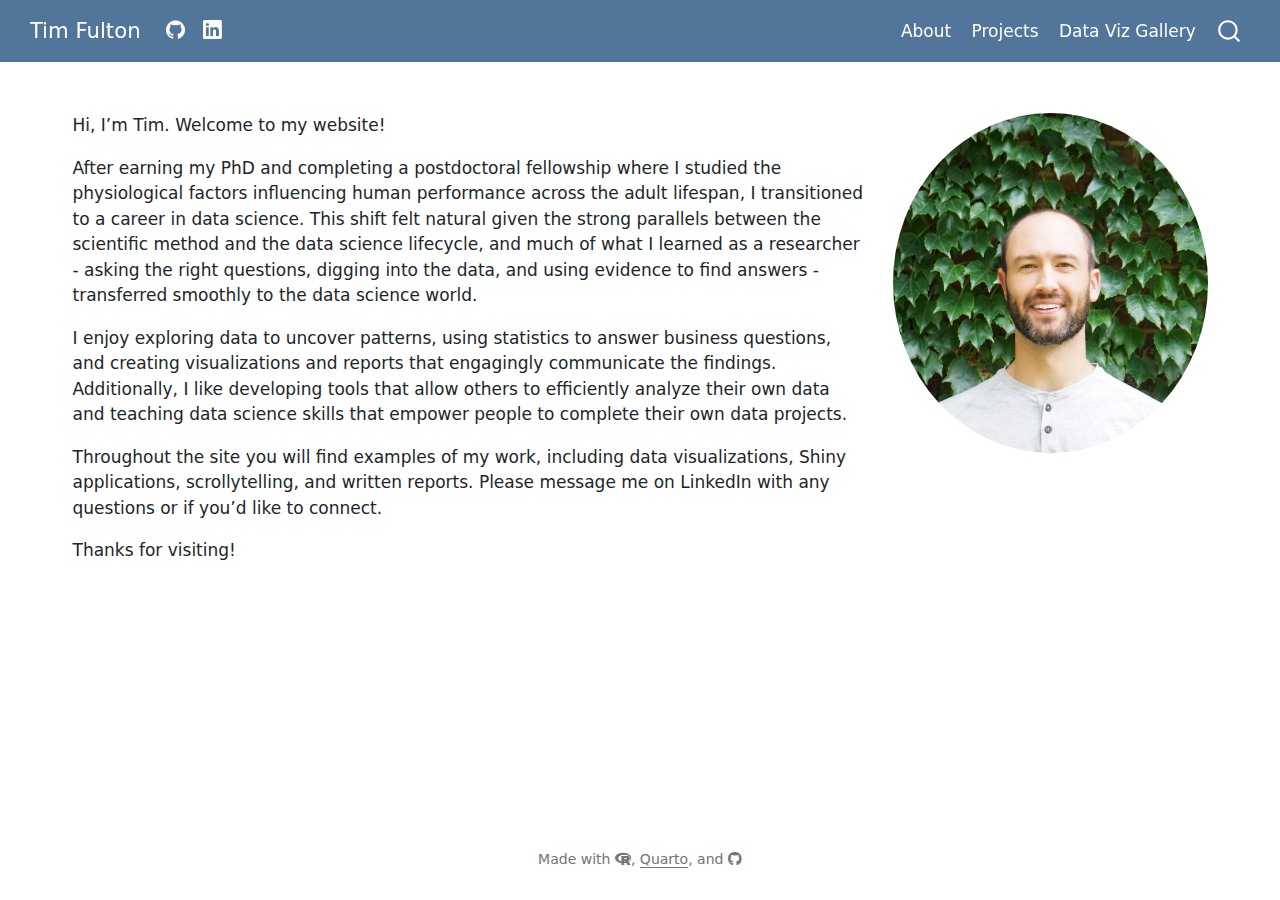
<file: docs/index.html>
<!DOCTYPE html>
<html xmlns="http://www.w3.org/1999/xhtml" lang="en" xml:lang="en"><head>

<meta charset="utf-8">
<meta name="generator" content="quarto-1.5.57">

<meta name="viewport" content="width=device-width, initial-scale=1.0, user-scalable=yes">


<title>Tim Fulton</title>
<style>
code{white-space: pre-wrap;}
span.smallcaps{font-variant: small-caps;}
div.columns{display: flex; gap: min(4vw, 1.5em);}
div.column{flex: auto; overflow-x: auto;}
div.hanging-indent{margin-left: 1.5em; text-indent: -1.5em;}
ul.task-list{list-style: none;}
ul.task-list li input[type="checkbox"] {
  width: 0.8em;
  margin: 0 0.8em 0.2em -1em; /* quarto-specific, see https://github.com/quarto-dev/quarto-cli/issues/4556 */ 
  vertical-align: middle;
}
</style>


<script src="site_libs/quarto-nav/quarto-nav.js"></script>
<script src="site_libs/quarto-nav/headroom.min.js"></script>
<script src="site_libs/clipboard/clipboard.min.js"></script>
<script src="site_libs/quarto-search/autocomplete.umd.js"></script>
<script src="site_libs/quarto-search/fuse.min.js"></script>
<script src="site_libs/quarto-search/quarto-search.js"></script>
<meta name="quarto:offset" content="./">
<script src="site_libs/quarto-html/quarto.js"></script>
<script src="site_libs/quarto-html/popper.min.js"></script>
<script src="site_libs/quarto-html/tippy.umd.min.js"></script>
<link href="site_libs/quarto-html/tippy.css" rel="stylesheet">
<link href="site_libs/quarto-html/quarto-syntax-highlighting.css" rel="stylesheet" id="quarto-text-highlighting-styles">
<script src="site_libs/bootstrap/bootstrap.min.js"></script>
<link href="site_libs/bootstrap/bootstrap-icons.css" rel="stylesheet">
<link href="site_libs/bootstrap/bootstrap.min.css" rel="stylesheet" id="quarto-bootstrap" data-mode="light">
<link href="site_libs/quarto-contrib/fontawesome6-1.2.0/all.min.css" rel="stylesheet">
<link href="site_libs/quarto-contrib/fontawesome6-1.2.0/latex-fontsize.css" rel="stylesheet">
<script id="quarto-search-options" type="application/json">{
  "location": "navbar",
  "copy-button": false,
  "collapse-after": 3,
  "panel-placement": "end",
  "type": "overlay",
  "limit": 50,
  "keyboard-shortcut": [
    "f",
    "/",
    "s"
  ],
  "show-item-context": false,
  "language": {
    "search-no-results-text": "No results",
    "search-matching-documents-text": "matching documents",
    "search-copy-link-title": "Copy link to search",
    "search-hide-matches-text": "Hide additional matches",
    "search-more-match-text": "more match in this document",
    "search-more-matches-text": "more matches in this document",
    "search-clear-button-title": "Clear",
    "search-text-placeholder": "",
    "search-detached-cancel-button-title": "Cancel",
    "search-submit-button-title": "Submit",
    "search-label": "Search"
  }
}</script>


<meta property="og:title" content="Tim Fulton">
<meta property="og:description" content="">
<meta property="og:image" content="headshot.jpg">
<meta property="og:site_name" content="Tim Fulton">
</head>

<body class="nav-fixed">

<div id="quarto-search-results"></div>
  <header id="quarto-header" class="headroom fixed-top">
    <nav class="navbar navbar-expand-lg " data-bs-theme="dark">
      <div class="navbar-container container-fluid">
      <div class="navbar-brand-container mx-auto">
    <a class="navbar-brand" href="./index.html">
    <span class="navbar-title">Tim Fulton</span>
    </a>
  </div>
            <div id="quarto-search" class="" title="Search"></div>
          <button class="navbar-toggler" type="button" data-bs-toggle="collapse" data-bs-target="#navbarCollapse" aria-controls="navbarCollapse" role="menu" aria-expanded="false" aria-label="Toggle navigation" onclick="if (window.quartoToggleHeadroom) { window.quartoToggleHeadroom(); }">
  <span class="navbar-toggler-icon"></span>
</button>
          <div class="collapse navbar-collapse" id="navbarCollapse">
            <ul class="navbar-nav navbar-nav-scroll me-auto">
  <li class="nav-item compact">
    <a class="nav-link" href="https://github.com/timfulton1" target="_blank"> <i class="bi bi-github" role="img">
</i> 
<span class="menu-text"></span></a>
  </li>  
  <li class="nav-item compact">
    <a class="nav-link" href="https://linkedin.com/in/timothyjfulton" target="_blank"> <i class="bi bi-linkedin" role="img">
</i> 
<span class="menu-text"></span></a>
  </li>  
</ul>
            <ul class="navbar-nav navbar-nav-scroll ms-auto">
  <li class="nav-item">
    <a class="nav-link active" href="./index.html" aria-current="page"> 
<span class="menu-text">About</span></a>
  </li>  
  <li class="nav-item">
    <a class="nav-link" href="./projects/projects.html"> 
<span class="menu-text">Projects</span></a>
  </li>  
  <li class="nav-item">
    <a class="nav-link" href="./data_viz_gallery/data_viz_gallery.html"> 
<span class="menu-text">Data Viz Gallery</span></a>
  </li>  
</ul>
          </div> <!-- /navcollapse -->
            <div class="quarto-navbar-tools">
</div>
      </div> <!-- /container-fluid -->
    </nav>
</header>
<!-- content -->
<div id="quarto-content" class="quarto-container page-columns page-rows-contents page-layout-full page-navbar">
<!-- sidebar -->
<!-- margin-sidebar -->
    
<!-- main -->
<div class="quarto-about-solana column-page">
  <div class="about-entity">
    <div class="entity-contents">
      <div class="about-contents"><main class="content column-page" id="quarto-document-content">
<p>Hi, I’m Tim. Welcome to my website!</p>
<p>After earning my PhD and completing a postdoctoral fellowship where I studied the physiological factors influencing human performance across the adult lifespan, I transitioned to a career in data science. This shift felt natural given the strong parallels between the scientific method and the data science lifecycle, and much of what I learned as a researcher - asking the right questions, digging into the data, and using evidence to find answers - transferred smoothly to the data science world.</p>
<p>I enjoy exploring data to uncover patterns, using statistics to answer business questions, and creating visualizations and reports that engagingly communicate the findings. Additionally, I like developing tools that allow others to efficiently analyze their own data and teaching data science skills that empower people to complete their own data projects.</p>
<p>Throughout the site you will find examples of my work, including data visualizations, Shiny applications, scrollytelling, and written reports. Please message me on LinkedIn with any questions or if you’d like to connect.</p>
<p>Thanks for visiting!</p>


</main></div>
    </div>
    <img src="headshot.jpg" class="about-image
  round " style="height: 20em; width: 20em;">
  </div>
</div>
 <!-- /main -->
<script id="quarto-html-after-body" type="application/javascript">
window.document.addEventListener("DOMContentLoaded", function (event) {
  const toggleBodyColorMode = (bsSheetEl) => {
    const mode = bsSheetEl.getAttribute("data-mode");
    const bodyEl = window.document.querySelector("body");
    if (mode === "dark") {
      bodyEl.classList.add("quarto-dark");
      bodyEl.classList.remove("quarto-light");
    } else {
      bodyEl.classList.add("quarto-light");
      bodyEl.classList.remove("quarto-dark");
    }
  }
  const toggleBodyColorPrimary = () => {
    const bsSheetEl = window.document.querySelector("link#quarto-bootstrap");
    if (bsSheetEl) {
      toggleBodyColorMode(bsSheetEl);
    }
  }
  toggleBodyColorPrimary();  
  const isCodeAnnotation = (el) => {
    for (const clz of el.classList) {
      if (clz.startsWith('code-annotation-')) {                     
        return true;
      }
    }
    return false;
  }
  const onCopySuccess = function(e) {
    // button target
    const button = e.trigger;
    // don't keep focus
    button.blur();
    // flash "checked"
    button.classList.add('code-copy-button-checked');
    var currentTitle = button.getAttribute("title");
    button.setAttribute("title", "Copied!");
    let tooltip;
    if (window.bootstrap) {
      button.setAttribute("data-bs-toggle", "tooltip");
      button.setAttribute("data-bs-placement", "left");
      button.setAttribute("data-bs-title", "Copied!");
      tooltip = new bootstrap.Tooltip(button, 
        { trigger: "manual", 
          customClass: "code-copy-button-tooltip",
          offset: [0, -8]});
      tooltip.show();    
    }
    setTimeout(function() {
      if (tooltip) {
        tooltip.hide();
        button.removeAttribute("data-bs-title");
        button.removeAttribute("data-bs-toggle");
        button.removeAttribute("data-bs-placement");
      }
      button.setAttribute("title", currentTitle);
      button.classList.remove('code-copy-button-checked');
    }, 1000);
    // clear code selection
    e.clearSelection();
  }
  const getTextToCopy = function(trigger) {
      const codeEl = trigger.previousElementSibling.cloneNode(true);
      for (const childEl of codeEl.children) {
        if (isCodeAnnotation(childEl)) {
          childEl.remove();
        }
      }
      return codeEl.innerText;
  }
  const clipboard = new window.ClipboardJS('.code-copy-button:not([data-in-quarto-modal])', {
    text: getTextToCopy
  });
  clipboard.on('success', onCopySuccess);
  if (window.document.getElementById('quarto-embedded-source-code-modal')) {
    // For code content inside modals, clipBoardJS needs to be initialized with a container option
    // TODO: Check when it could be a function (https://github.com/zenorocha/clipboard.js/issues/860)
    const clipboardModal = new window.ClipboardJS('.code-copy-button[data-in-quarto-modal]', {
      text: getTextToCopy,
      container: window.document.getElementById('quarto-embedded-source-code-modal')
    });
    clipboardModal.on('success', onCopySuccess);
  }
    var localhostRegex = new RegExp(/^(?:http|https):\/\/localhost\:?[0-9]*\//);
    var mailtoRegex = new RegExp(/^mailto:/);
      var filterRegex = new RegExp('/' + window.location.host + '/');
    var isInternal = (href) => {
        return filterRegex.test(href) || localhostRegex.test(href) || mailtoRegex.test(href);
    }
    // Inspect non-navigation links and adorn them if external
 	var links = window.document.querySelectorAll('a[href]:not(.nav-link):not(.navbar-brand):not(.toc-action):not(.sidebar-link):not(.sidebar-item-toggle):not(.pagination-link):not(.no-external):not([aria-hidden]):not(.dropdown-item):not(.quarto-navigation-tool):not(.about-link)');
    for (var i=0; i<links.length; i++) {
      const link = links[i];
      if (!isInternal(link.href)) {
        // undo the damage that might have been done by quarto-nav.js in the case of
        // links that we want to consider external
        if (link.dataset.originalHref !== undefined) {
          link.href = link.dataset.originalHref;
        }
      }
    }
  function tippyHover(el, contentFn, onTriggerFn, onUntriggerFn) {
    const config = {
      allowHTML: true,
      maxWidth: 500,
      delay: 100,
      arrow: false,
      appendTo: function(el) {
          return el.parentElement;
      },
      interactive: true,
      interactiveBorder: 10,
      theme: 'quarto',
      placement: 'bottom-start',
    };
    if (contentFn) {
      config.content = contentFn;
    }
    if (onTriggerFn) {
      config.onTrigger = onTriggerFn;
    }
    if (onUntriggerFn) {
      config.onUntrigger = onUntriggerFn;
    }
    window.tippy(el, config); 
  }
  const noterefs = window.document.querySelectorAll('a[role="doc-noteref"]');
  for (var i=0; i<noterefs.length; i++) {
    const ref = noterefs[i];
    tippyHover(ref, function() {
      // use id or data attribute instead here
      let href = ref.getAttribute('data-footnote-href') || ref.getAttribute('href');
      try { href = new URL(href).hash; } catch {}
      const id = href.replace(/^#\/?/, "");
      const note = window.document.getElementById(id);
      if (note) {
        return note.innerHTML;
      } else {
        return "";
      }
    });
  }
  const xrefs = window.document.querySelectorAll('a.quarto-xref');
  const processXRef = (id, note) => {
    // Strip column container classes
    const stripColumnClz = (el) => {
      el.classList.remove("page-full", "page-columns");
      if (el.children) {
        for (const child of el.children) {
          stripColumnClz(child);
        }
      }
    }
    stripColumnClz(note)
    if (id === null || id.startsWith('sec-')) {
      // Special case sections, only their first couple elements
      const container = document.createElement("div");
      if (note.children && note.children.length > 2) {
        container.appendChild(note.children[0].cloneNode(true));
        for (let i = 1; i < note.children.length; i++) {
          const child = note.children[i];
          if (child.tagName === "P" && child.innerText === "") {
            continue;
          } else {
            container.appendChild(child.cloneNode(true));
            break;
          }
        }
        if (window.Quarto?.typesetMath) {
          window.Quarto.typesetMath(container);
        }
        return container.innerHTML
      } else {
        if (window.Quarto?.typesetMath) {
          window.Quarto.typesetMath(note);
        }
        return note.innerHTML;
      }
    } else {
      // Remove any anchor links if they are present
      const anchorLink = note.querySelector('a.anchorjs-link');
      if (anchorLink) {
        anchorLink.remove();
      }
      if (window.Quarto?.typesetMath) {
        window.Quarto.typesetMath(note);
      }
      // TODO in 1.5, we should make sure this works without a callout special case
      if (note.classList.contains("callout")) {
        return note.outerHTML;
      } else {
        return note.innerHTML;
      }
    }
  }
  for (var i=0; i<xrefs.length; i++) {
    const xref = xrefs[i];
    tippyHover(xref, undefined, function(instance) {
      instance.disable();
      let url = xref.getAttribute('href');
      let hash = undefined; 
      if (url.startsWith('#')) {
        hash = url;
      } else {
        try { hash = new URL(url).hash; } catch {}
      }
      if (hash) {
        const id = hash.replace(/^#\/?/, "");
        const note = window.document.getElementById(id);
        if (note !== null) {
          try {
            const html = processXRef(id, note.cloneNode(true));
            instance.setContent(html);
          } finally {
            instance.enable();
            instance.show();
          }
        } else {
          // See if we can fetch this
          fetch(url.split('#')[0])
          .then(res => res.text())
          .then(html => {
            const parser = new DOMParser();
            const htmlDoc = parser.parseFromString(html, "text/html");
            const note = htmlDoc.getElementById(id);
            if (note !== null) {
              const html = processXRef(id, note);
              instance.setContent(html);
            } 
          }).finally(() => {
            instance.enable();
            instance.show();
          });
        }
      } else {
        // See if we can fetch a full url (with no hash to target)
        // This is a special case and we should probably do some content thinning / targeting
        fetch(url)
        .then(res => res.text())
        .then(html => {
          const parser = new DOMParser();
          const htmlDoc = parser.parseFromString(html, "text/html");
          const note = htmlDoc.querySelector('main.content');
          if (note !== null) {
            // This should only happen for chapter cross references
            // (since there is no id in the URL)
            // remove the first header
            if (note.children.length > 0 && note.children[0].tagName === "HEADER") {
              note.children[0].remove();
            }
            const html = processXRef(null, note);
            instance.setContent(html);
          } 
        }).finally(() => {
          instance.enable();
          instance.show();
        });
      }
    }, function(instance) {
    });
  }
      let selectedAnnoteEl;
      const selectorForAnnotation = ( cell, annotation) => {
        let cellAttr = 'data-code-cell="' + cell + '"';
        let lineAttr = 'data-code-annotation="' +  annotation + '"';
        const selector = 'span[' + cellAttr + '][' + lineAttr + ']';
        return selector;
      }
      const selectCodeLines = (annoteEl) => {
        const doc = window.document;
        const targetCell = annoteEl.getAttribute("data-target-cell");
        const targetAnnotation = annoteEl.getAttribute("data-target-annotation");
        const annoteSpan = window.document.querySelector(selectorForAnnotation(targetCell, targetAnnotation));
        const lines = annoteSpan.getAttribute("data-code-lines").split(",");
        const lineIds = lines.map((line) => {
          return targetCell + "-" + line;
        })
        let top = null;
        let height = null;
        let parent = null;
        if (lineIds.length > 0) {
            //compute the position of the single el (top and bottom and make a div)
            const el = window.document.getElementById(lineIds[0]);
            top = el.offsetTop;
            height = el.offsetHeight;
            parent = el.parentElement.parentElement;
          if (lineIds.length > 1) {
            const lastEl = window.document.getElementById(lineIds[lineIds.length - 1]);
            const bottom = lastEl.offsetTop + lastEl.offsetHeight;
            height = bottom - top;
          }
          if (top !== null && height !== null && parent !== null) {
            // cook up a div (if necessary) and position it 
            let div = window.document.getElementById("code-annotation-line-highlight");
            if (div === null) {
              div = window.document.createElement("div");
              div.setAttribute("id", "code-annotation-line-highlight");
              div.style.position = 'absolute';
              parent.appendChild(div);
            }
            div.style.top = top - 2 + "px";
            div.style.height = height + 4 + "px";
            div.style.left = 0;
            let gutterDiv = window.document.getElementById("code-annotation-line-highlight-gutter");
            if (gutterDiv === null) {
              gutterDiv = window.document.createElement("div");
              gutterDiv.setAttribute("id", "code-annotation-line-highlight-gutter");
              gutterDiv.style.position = 'absolute';
              const codeCell = window.document.getElementById(targetCell);
              const gutter = codeCell.querySelector('.code-annotation-gutter');
              gutter.appendChild(gutterDiv);
            }
            gutterDiv.style.top = top - 2 + "px";
            gutterDiv.style.height = height + 4 + "px";
          }
          selectedAnnoteEl = annoteEl;
        }
      };
      const unselectCodeLines = () => {
        const elementsIds = ["code-annotation-line-highlight", "code-annotation-line-highlight-gutter"];
        elementsIds.forEach((elId) => {
          const div = window.document.getElementById(elId);
          if (div) {
            div.remove();
          }
        });
        selectedAnnoteEl = undefined;
      };
        // Handle positioning of the toggle
    window.addEventListener(
      "resize",
      throttle(() => {
        elRect = undefined;
        if (selectedAnnoteEl) {
          selectCodeLines(selectedAnnoteEl);
        }
      }, 10)
    );
    function throttle(fn, ms) {
    let throttle = false;
    let timer;
      return (...args) => {
        if(!throttle) { // first call gets through
            fn.apply(this, args);
            throttle = true;
        } else { // all the others get throttled
            if(timer) clearTimeout(timer); // cancel #2
            timer = setTimeout(() => {
              fn.apply(this, args);
              timer = throttle = false;
            }, ms);
        }
      };
    }
      // Attach click handler to the DT
      const annoteDls = window.document.querySelectorAll('dt[data-target-cell]');
      for (const annoteDlNode of annoteDls) {
        annoteDlNode.addEventListener('click', (event) => {
          const clickedEl = event.target;
          if (clickedEl !== selectedAnnoteEl) {
            unselectCodeLines();
            const activeEl = window.document.querySelector('dt[data-target-cell].code-annotation-active');
            if (activeEl) {
              activeEl.classList.remove('code-annotation-active');
            }
            selectCodeLines(clickedEl);
            clickedEl.classList.add('code-annotation-active');
          } else {
            // Unselect the line
            unselectCodeLines();
            clickedEl.classList.remove('code-annotation-active');
          }
        });
      }
  const findCites = (el) => {
    const parentEl = el.parentElement;
    if (parentEl) {
      const cites = parentEl.dataset.cites;
      if (cites) {
        return {
          el,
          cites: cites.split(' ')
        };
      } else {
        return findCites(el.parentElement)
      }
    } else {
      return undefined;
    }
  };
  var bibliorefs = window.document.querySelectorAll('a[role="doc-biblioref"]');
  for (var i=0; i<bibliorefs.length; i++) {
    const ref = bibliorefs[i];
    const citeInfo = findCites(ref);
    if (citeInfo) {
      tippyHover(citeInfo.el, function() {
        var popup = window.document.createElement('div');
        citeInfo.cites.forEach(function(cite) {
          var citeDiv = window.document.createElement('div');
          citeDiv.classList.add('hanging-indent');
          citeDiv.classList.add('csl-entry');
          var biblioDiv = window.document.getElementById('ref-' + cite);
          if (biblioDiv) {
            citeDiv.innerHTML = biblioDiv.innerHTML;
          }
          popup.appendChild(citeDiv);
        });
        return popup.innerHTML;
      });
    }
  }
});
</script>
</div> <!-- /content -->
<footer class="footer">
  <div class="nav-footer">
    <div class="nav-footer-left">
      &nbsp;
    </div>   
    <div class="nav-footer-center">
<p>Made with <a href="https://www.r-project.org/about.html" target="_blank"><i class="fa-brands fa-r-project" title="R Project" aria-label="r-project"></i></a>, <a href="https://quarto.org/" target="_blannk">Quarto</a>, and <a href="https://github.com/timfulton1" target="_blank"><i class="fa-brands fa-github" title="GitHub octocat logo" aria-label="github"></i></a></p>
</div>
    <div class="nav-footer-right">
      &nbsp;
    </div>
  </div>
</footer>




</body></html>
</file>
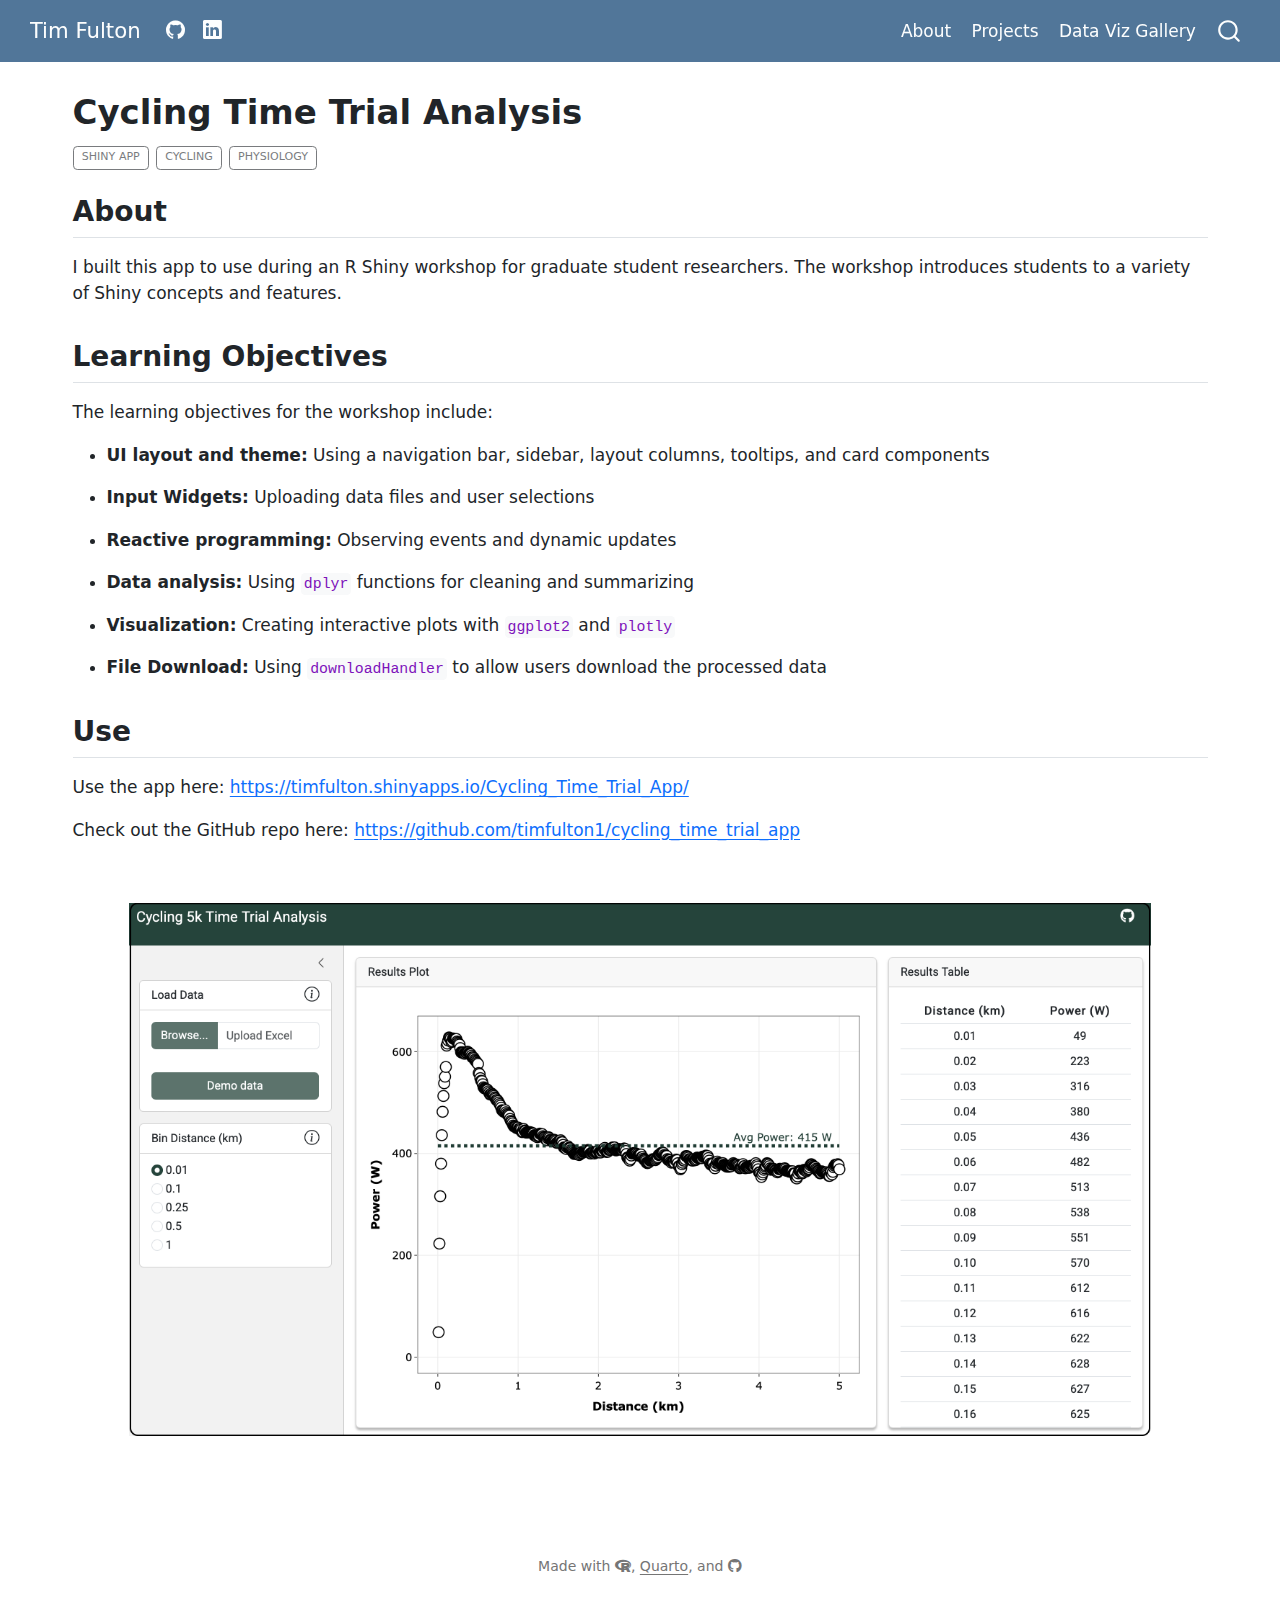
<file: docs/extras/time_trial_app/time_trial_app.html>
<!DOCTYPE html>
<html xmlns="http://www.w3.org/1999/xhtml" lang="en" xml:lang="en"><head>

<meta charset="utf-8">
<meta name="generator" content="quarto-1.5.57">

<meta name="viewport" content="width=device-width, initial-scale=1.0, user-scalable=yes">


<title>Cycling Time Trial Analysis – Tim Fulton</title>
<style>
code{white-space: pre-wrap;}
span.smallcaps{font-variant: small-caps;}
div.columns{display: flex; gap: min(4vw, 1.5em);}
div.column{flex: auto; overflow-x: auto;}
div.hanging-indent{margin-left: 1.5em; text-indent: -1.5em;}
ul.task-list{list-style: none;}
ul.task-list li input[type="checkbox"] {
  width: 0.8em;
  margin: 0 0.8em 0.2em -1em; /* quarto-specific, see https://github.com/quarto-dev/quarto-cli/issues/4556 */ 
  vertical-align: middle;
}
</style>


<script src="../../site_libs/quarto-nav/quarto-nav.js"></script>
<script src="../../site_libs/quarto-nav/headroom.min.js"></script>
<script src="../../site_libs/clipboard/clipboard.min.js"></script>
<script src="../../site_libs/quarto-search/autocomplete.umd.js"></script>
<script src="../../site_libs/quarto-search/fuse.min.js"></script>
<script src="../../site_libs/quarto-search/quarto-search.js"></script>
<meta name="quarto:offset" content="../../">
<script src="../../site_libs/quarto-html/quarto.js"></script>
<script src="../../site_libs/quarto-html/popper.min.js"></script>
<script src="../../site_libs/quarto-html/tippy.umd.min.js"></script>
<script src="../../site_libs/quarto-html/anchor.min.js"></script>
<link href="../../site_libs/quarto-html/tippy.css" rel="stylesheet">
<link href="../../site_libs/quarto-html/quarto-syntax-highlighting.css" rel="stylesheet" id="quarto-text-highlighting-styles">
<script src="../../site_libs/bootstrap/bootstrap.min.js"></script>
<link href="../../site_libs/bootstrap/bootstrap-icons.css" rel="stylesheet">
<link href="../../site_libs/bootstrap/bootstrap.min.css" rel="stylesheet" id="quarto-bootstrap" data-mode="light">
<link href="../../site_libs/quarto-contrib/fontawesome6-1.2.0/all.min.css" rel="stylesheet">
<link href="../../site_libs/quarto-contrib/fontawesome6-1.2.0/latex-fontsize.css" rel="stylesheet">
<script id="quarto-search-options" type="application/json">{
  "location": "navbar",
  "copy-button": false,
  "collapse-after": 3,
  "panel-placement": "end",
  "type": "overlay",
  "limit": 50,
  "keyboard-shortcut": [
    "f",
    "/",
    "s"
  ],
  "show-item-context": false,
  "language": {
    "search-no-results-text": "No results",
    "search-matching-documents-text": "matching documents",
    "search-copy-link-title": "Copy link to search",
    "search-hide-matches-text": "Hide additional matches",
    "search-more-match-text": "more match in this document",
    "search-more-matches-text": "more matches in this document",
    "search-clear-button-title": "Clear",
    "search-text-placeholder": "",
    "search-detached-cancel-button-title": "Cancel",
    "search-submit-button-title": "Submit",
    "search-label": "Search"
  }
}</script>


<meta property="og:title" content="Cycling Time Trial Analysis – Tim Fulton">
<meta property="og:description" content="">
<meta property="og:image" content="cycling_tt_app_image.png">
<meta property="og:site_name" content="Tim Fulton">
</head>

<body class="nav-fixed">

<div id="quarto-search-results"></div>
  <header id="quarto-header" class="headroom fixed-top">
    <nav class="navbar navbar-expand-lg " data-bs-theme="dark">
      <div class="navbar-container container-fluid">
      <div class="navbar-brand-container mx-auto">
    <a class="navbar-brand" href="../../index.html">
    <span class="navbar-title">Tim Fulton</span>
    </a>
  </div>
            <div id="quarto-search" class="" title="Search"></div>
          <button class="navbar-toggler" type="button" data-bs-toggle="collapse" data-bs-target="#navbarCollapse" aria-controls="navbarCollapse" role="menu" aria-expanded="false" aria-label="Toggle navigation" onclick="if (window.quartoToggleHeadroom) { window.quartoToggleHeadroom(); }">
  <span class="navbar-toggler-icon"></span>
</button>
          <div class="collapse navbar-collapse" id="navbarCollapse">
            <ul class="navbar-nav navbar-nav-scroll me-auto">
  <li class="nav-item compact">
    <a class="nav-link" href="https://github.com/timfulton1" target="_blank"> <i class="bi bi-github" role="img">
</i> 
<span class="menu-text"></span></a>
  </li>  
  <li class="nav-item compact">
    <a class="nav-link" href="https://linkedin.com/in/timothyjfulton" target="_blank"> <i class="bi bi-linkedin" role="img">
</i> 
<span class="menu-text"></span></a>
  </li>  
</ul>
            <ul class="navbar-nav navbar-nav-scroll ms-auto">
  <li class="nav-item">
    <a class="nav-link" href="../../index.html"> 
<span class="menu-text">About</span></a>
  </li>  
  <li class="nav-item">
    <a class="nav-link" href="../../projects/projects.html"> 
<span class="menu-text">Projects</span></a>
  </li>  
  <li class="nav-item">
    <a class="nav-link" href="../../data_viz_gallery/data_viz_gallery.html"> 
<span class="menu-text">Data Viz Gallery</span></a>
  </li>  
</ul>
          </div> <!-- /navcollapse -->
            <div class="quarto-navbar-tools">
</div>
      </div> <!-- /container-fluid -->
    </nav>
</header>
<!-- content -->
<div id="quarto-content" class="quarto-container page-columns page-rows-contents page-layout-full page-navbar">
<!-- sidebar -->
<!-- margin-sidebar -->
    
<!-- main -->
<main class="content column-page" id="quarto-document-content">

<header id="title-block-header" class="quarto-title-block default">
<div class="quarto-title">
<h1 class="title">Cycling Time Trial Analysis</h1>
  <div class="quarto-categories">
    <div class="quarto-category">Shiny App</div>
    <div class="quarto-category">Cycling</div>
    <div class="quarto-category">Physiology</div>
  </div>
  </div>



<div class="quarto-title-meta column-page">

    
  
    
  </div>
  


</header>


<section id="about" class="level2">
<h2 class="anchored" data-anchor-id="about">About</h2>
<p>I built this app to use during an R Shiny workshop for graduate student researchers. The workshop introduces students to a variety of Shiny concepts and features.</p>
</section>
<section id="learning-objectives" class="level2">
<h2 class="anchored" data-anchor-id="learning-objectives">Learning Objectives</h2>
<p>The learning objectives for the workshop include:</p>
<ul>
<li><p><strong>UI layout and theme:</strong> Using a navigation bar, sidebar, layout columns, tooltips, and card components</p></li>
<li><p><strong>Input Widgets:</strong> Uploading data files and user selections</p></li>
<li><p><strong>Reactive programming:</strong> Observing events and dynamic updates</p></li>
<li><p><strong>Data analysis:</strong> Using <code>dplyr</code> functions for cleaning and summarizing</p></li>
<li><p><strong>Visualization:</strong> Creating interactive plots with <code>ggplot2</code> and <code>plotly</code></p></li>
<li><p><strong>File Download:</strong> Using <code>downloadHandler</code> to allow users download the processed data</p></li>
</ul>
</section>
<section id="use" class="level2">
<h2 class="anchored" data-anchor-id="use">Use</h2>
<p>Use the app here: <a href="https://timfulton.shinyapps.io/Cycling_Time_Trial_App/" class="uri">https://timfulton.shinyapps.io/Cycling_Time_Trial_App/</a></p>
<p>Check out the GitHub repo here: <a href="https://github.com/timfulton1/cycling_time_trial_app" class="uri">https://github.com/timfulton1/cycling_time_trial_app</a></p>
<p><br></p>
<div class="quarto-figure quarto-figure-center">
<figure class="figure">
<p><img src="cycling_tt_app_image.png" class="img-fluid quarto-figure quarto-figure-center figure-img" style="width:90.0%"></p>
</figure>
</div>


</section>

</main> <!-- /main -->
<script id="quarto-html-after-body" type="application/javascript">
window.document.addEventListener("DOMContentLoaded", function (event) {
  const toggleBodyColorMode = (bsSheetEl) => {
    const mode = bsSheetEl.getAttribute("data-mode");
    const bodyEl = window.document.querySelector("body");
    if (mode === "dark") {
      bodyEl.classList.add("quarto-dark");
      bodyEl.classList.remove("quarto-light");
    } else {
      bodyEl.classList.add("quarto-light");
      bodyEl.classList.remove("quarto-dark");
    }
  }
  const toggleBodyColorPrimary = () => {
    const bsSheetEl = window.document.querySelector("link#quarto-bootstrap");
    if (bsSheetEl) {
      toggleBodyColorMode(bsSheetEl);
    }
  }
  toggleBodyColorPrimary();  
  const icon = "";
  const anchorJS = new window.AnchorJS();
  anchorJS.options = {
    placement: 'right',
    icon: icon
  };
  anchorJS.add('.anchored');
  const isCodeAnnotation = (el) => {
    for (const clz of el.classList) {
      if (clz.startsWith('code-annotation-')) {                     
        return true;
      }
    }
    return false;
  }
  const onCopySuccess = function(e) {
    // button target
    const button = e.trigger;
    // don't keep focus
    button.blur();
    // flash "checked"
    button.classList.add('code-copy-button-checked');
    var currentTitle = button.getAttribute("title");
    button.setAttribute("title", "Copied!");
    let tooltip;
    if (window.bootstrap) {
      button.setAttribute("data-bs-toggle", "tooltip");
      button.setAttribute("data-bs-placement", "left");
      button.setAttribute("data-bs-title", "Copied!");
      tooltip = new bootstrap.Tooltip(button, 
        { trigger: "manual", 
          customClass: "code-copy-button-tooltip",
          offset: [0, -8]});
      tooltip.show();    
    }
    setTimeout(function() {
      if (tooltip) {
        tooltip.hide();
        button.removeAttribute("data-bs-title");
        button.removeAttribute("data-bs-toggle");
        button.removeAttribute("data-bs-placement");
      }
      button.setAttribute("title", currentTitle);
      button.classList.remove('code-copy-button-checked');
    }, 1000);
    // clear code selection
    e.clearSelection();
  }
  const getTextToCopy = function(trigger) {
      const codeEl = trigger.previousElementSibling.cloneNode(true);
      for (const childEl of codeEl.children) {
        if (isCodeAnnotation(childEl)) {
          childEl.remove();
        }
      }
      return codeEl.innerText;
  }
  const clipboard = new window.ClipboardJS('.code-copy-button:not([data-in-quarto-modal])', {
    text: getTextToCopy
  });
  clipboard.on('success', onCopySuccess);
  if (window.document.getElementById('quarto-embedded-source-code-modal')) {
    // For code content inside modals, clipBoardJS needs to be initialized with a container option
    // TODO: Check when it could be a function (https://github.com/zenorocha/clipboard.js/issues/860)
    const clipboardModal = new window.ClipboardJS('.code-copy-button[data-in-quarto-modal]', {
      text: getTextToCopy,
      container: window.document.getElementById('quarto-embedded-source-code-modal')
    });
    clipboardModal.on('success', onCopySuccess);
  }
    var localhostRegex = new RegExp(/^(?:http|https):\/\/localhost\:?[0-9]*\//);
    var mailtoRegex = new RegExp(/^mailto:/);
      var filterRegex = new RegExp('/' + window.location.host + '/');
    var isInternal = (href) => {
        return filterRegex.test(href) || localhostRegex.test(href) || mailtoRegex.test(href);
    }
    // Inspect non-navigation links and adorn them if external
 	var links = window.document.querySelectorAll('a[href]:not(.nav-link):not(.navbar-brand):not(.toc-action):not(.sidebar-link):not(.sidebar-item-toggle):not(.pagination-link):not(.no-external):not([aria-hidden]):not(.dropdown-item):not(.quarto-navigation-tool):not(.about-link)');
    for (var i=0; i<links.length; i++) {
      const link = links[i];
      if (!isInternal(link.href)) {
        // undo the damage that might have been done by quarto-nav.js in the case of
        // links that we want to consider external
        if (link.dataset.originalHref !== undefined) {
          link.href = link.dataset.originalHref;
        }
      }
    }
  function tippyHover(el, contentFn, onTriggerFn, onUntriggerFn) {
    const config = {
      allowHTML: true,
      maxWidth: 500,
      delay: 100,
      arrow: false,
      appendTo: function(el) {
          return el.parentElement;
      },
      interactive: true,
      interactiveBorder: 10,
      theme: 'quarto',
      placement: 'bottom-start',
    };
    if (contentFn) {
      config.content = contentFn;
    }
    if (onTriggerFn) {
      config.onTrigger = onTriggerFn;
    }
    if (onUntriggerFn) {
      config.onUntrigger = onUntriggerFn;
    }
    window.tippy(el, config); 
  }
  const noterefs = window.document.querySelectorAll('a[role="doc-noteref"]');
  for (var i=0; i<noterefs.length; i++) {
    const ref = noterefs[i];
    tippyHover(ref, function() {
      // use id or data attribute instead here
      let href = ref.getAttribute('data-footnote-href') || ref.getAttribute('href');
      try { href = new URL(href).hash; } catch {}
      const id = href.replace(/^#\/?/, "");
      const note = window.document.getElementById(id);
      if (note) {
        return note.innerHTML;
      } else {
        return "";
      }
    });
  }
  const xrefs = window.document.querySelectorAll('a.quarto-xref');
  const processXRef = (id, note) => {
    // Strip column container classes
    const stripColumnClz = (el) => {
      el.classList.remove("page-full", "page-columns");
      if (el.children) {
        for (const child of el.children) {
          stripColumnClz(child);
        }
      }
    }
    stripColumnClz(note)
    if (id === null || id.startsWith('sec-')) {
      // Special case sections, only their first couple elements
      const container = document.createElement("div");
      if (note.children && note.children.length > 2) {
        container.appendChild(note.children[0].cloneNode(true));
        for (let i = 1; i < note.children.length; i++) {
          const child = note.children[i];
          if (child.tagName === "P" && child.innerText === "") {
            continue;
          } else {
            container.appendChild(child.cloneNode(true));
            break;
          }
        }
        if (window.Quarto?.typesetMath) {
          window.Quarto.typesetMath(container);
        }
        return container.innerHTML
      } else {
        if (window.Quarto?.typesetMath) {
          window.Quarto.typesetMath(note);
        }
        return note.innerHTML;
      }
    } else {
      // Remove any anchor links if they are present
      const anchorLink = note.querySelector('a.anchorjs-link');
      if (anchorLink) {
        anchorLink.remove();
      }
      if (window.Quarto?.typesetMath) {
        window.Quarto.typesetMath(note);
      }
      // TODO in 1.5, we should make sure this works without a callout special case
      if (note.classList.contains("callout")) {
        return note.outerHTML;
      } else {
        return note.innerHTML;
      }
    }
  }
  for (var i=0; i<xrefs.length; i++) {
    const xref = xrefs[i];
    tippyHover(xref, undefined, function(instance) {
      instance.disable();
      let url = xref.getAttribute('href');
      let hash = undefined; 
      if (url.startsWith('#')) {
        hash = url;
      } else {
        try { hash = new URL(url).hash; } catch {}
      }
      if (hash) {
        const id = hash.replace(/^#\/?/, "");
        const note = window.document.getElementById(id);
        if (note !== null) {
          try {
            const html = processXRef(id, note.cloneNode(true));
            instance.setContent(html);
          } finally {
            instance.enable();
            instance.show();
          }
        } else {
          // See if we can fetch this
          fetch(url.split('#')[0])
          .then(res => res.text())
          .then(html => {
            const parser = new DOMParser();
            const htmlDoc = parser.parseFromString(html, "text/html");
            const note = htmlDoc.getElementById(id);
            if (note !== null) {
              const html = processXRef(id, note);
              instance.setContent(html);
            } 
          }).finally(() => {
            instance.enable();
            instance.show();
          });
        }
      } else {
        // See if we can fetch a full url (with no hash to target)
        // This is a special case and we should probably do some content thinning / targeting
        fetch(url)
        .then(res => res.text())
        .then(html => {
          const parser = new DOMParser();
          const htmlDoc = parser.parseFromString(html, "text/html");
          const note = htmlDoc.querySelector('main.content');
          if (note !== null) {
            // This should only happen for chapter cross references
            // (since there is no id in the URL)
            // remove the first header
            if (note.children.length > 0 && note.children[0].tagName === "HEADER") {
              note.children[0].remove();
            }
            const html = processXRef(null, note);
            instance.setContent(html);
          } 
        }).finally(() => {
          instance.enable();
          instance.show();
        });
      }
    }, function(instance) {
    });
  }
      let selectedAnnoteEl;
      const selectorForAnnotation = ( cell, annotation) => {
        let cellAttr = 'data-code-cell="' + cell + '"';
        let lineAttr = 'data-code-annotation="' +  annotation + '"';
        const selector = 'span[' + cellAttr + '][' + lineAttr + ']';
        return selector;
      }
      const selectCodeLines = (annoteEl) => {
        const doc = window.document;
        const targetCell = annoteEl.getAttribute("data-target-cell");
        const targetAnnotation = annoteEl.getAttribute("data-target-annotation");
        const annoteSpan = window.document.querySelector(selectorForAnnotation(targetCell, targetAnnotation));
        const lines = annoteSpan.getAttribute("data-code-lines").split(",");
        const lineIds = lines.map((line) => {
          return targetCell + "-" + line;
        })
        let top = null;
        let height = null;
        let parent = null;
        if (lineIds.length > 0) {
            //compute the position of the single el (top and bottom and make a div)
            const el = window.document.getElementById(lineIds[0]);
            top = el.offsetTop;
            height = el.offsetHeight;
            parent = el.parentElement.parentElement;
          if (lineIds.length > 1) {
            const lastEl = window.document.getElementById(lineIds[lineIds.length - 1]);
            const bottom = lastEl.offsetTop + lastEl.offsetHeight;
            height = bottom - top;
          }
          if (top !== null && height !== null && parent !== null) {
            // cook up a div (if necessary) and position it 
            let div = window.document.getElementById("code-annotation-line-highlight");
            if (div === null) {
              div = window.document.createElement("div");
              div.setAttribute("id", "code-annotation-line-highlight");
              div.style.position = 'absolute';
              parent.appendChild(div);
            }
            div.style.top = top - 2 + "px";
            div.style.height = height + 4 + "px";
            div.style.left = 0;
            let gutterDiv = window.document.getElementById("code-annotation-line-highlight-gutter");
            if (gutterDiv === null) {
              gutterDiv = window.document.createElement("div");
              gutterDiv.setAttribute("id", "code-annotation-line-highlight-gutter");
              gutterDiv.style.position = 'absolute';
              const codeCell = window.document.getElementById(targetCell);
              const gutter = codeCell.querySelector('.code-annotation-gutter');
              gutter.appendChild(gutterDiv);
            }
            gutterDiv.style.top = top - 2 + "px";
            gutterDiv.style.height = height + 4 + "px";
          }
          selectedAnnoteEl = annoteEl;
        }
      };
      const unselectCodeLines = () => {
        const elementsIds = ["code-annotation-line-highlight", "code-annotation-line-highlight-gutter"];
        elementsIds.forEach((elId) => {
          const div = window.document.getElementById(elId);
          if (div) {
            div.remove();
          }
        });
        selectedAnnoteEl = undefined;
      };
        // Handle positioning of the toggle
    window.addEventListener(
      "resize",
      throttle(() => {
        elRect = undefined;
        if (selectedAnnoteEl) {
          selectCodeLines(selectedAnnoteEl);
        }
      }, 10)
    );
    function throttle(fn, ms) {
    let throttle = false;
    let timer;
      return (...args) => {
        if(!throttle) { // first call gets through
            fn.apply(this, args);
            throttle = true;
        } else { // all the others get throttled
            if(timer) clearTimeout(timer); // cancel #2
            timer = setTimeout(() => {
              fn.apply(this, args);
              timer = throttle = false;
            }, ms);
        }
      };
    }
      // Attach click handler to the DT
      const annoteDls = window.document.querySelectorAll('dt[data-target-cell]');
      for (const annoteDlNode of annoteDls) {
        annoteDlNode.addEventListener('click', (event) => {
          const clickedEl = event.target;
          if (clickedEl !== selectedAnnoteEl) {
            unselectCodeLines();
            const activeEl = window.document.querySelector('dt[data-target-cell].code-annotation-active');
            if (activeEl) {
              activeEl.classList.remove('code-annotation-active');
            }
            selectCodeLines(clickedEl);
            clickedEl.classList.add('code-annotation-active');
          } else {
            // Unselect the line
            unselectCodeLines();
            clickedEl.classList.remove('code-annotation-active');
          }
        });
      }
  const findCites = (el) => {
    const parentEl = el.parentElement;
    if (parentEl) {
      const cites = parentEl.dataset.cites;
      if (cites) {
        return {
          el,
          cites: cites.split(' ')
        };
      } else {
        return findCites(el.parentElement)
      }
    } else {
      return undefined;
    }
  };
  var bibliorefs = window.document.querySelectorAll('a[role="doc-biblioref"]');
  for (var i=0; i<bibliorefs.length; i++) {
    const ref = bibliorefs[i];
    const citeInfo = findCites(ref);
    if (citeInfo) {
      tippyHover(citeInfo.el, function() {
        var popup = window.document.createElement('div');
        citeInfo.cites.forEach(function(cite) {
          var citeDiv = window.document.createElement('div');
          citeDiv.classList.add('hanging-indent');
          citeDiv.classList.add('csl-entry');
          var biblioDiv = window.document.getElementById('ref-' + cite);
          if (biblioDiv) {
            citeDiv.innerHTML = biblioDiv.innerHTML;
          }
          popup.appendChild(citeDiv);
        });
        return popup.innerHTML;
      });
    }
  }
});
</script>
</div> <!-- /content -->
<footer class="footer">
  <div class="nav-footer">
    <div class="nav-footer-left">
      &nbsp;
    </div>   
    <div class="nav-footer-center">
<p>Made with <a href="https://www.r-project.org/about.html" target="_blank"><i class="fa-brands fa-r-project" title="R Project" aria-label="r-project"></i></a>, <a href="https://quarto.org/" target="_blannk">Quarto</a>, and <a href="https://github.com/timfulton1" target="_blank"><i class="fa-brands fa-github" title="GitHub octocat logo" aria-label="github"></i></a></p>
</div>
    <div class="nav-footer-right">
      &nbsp;
    </div>
  </div>
</footer>




</body></html>
</file>
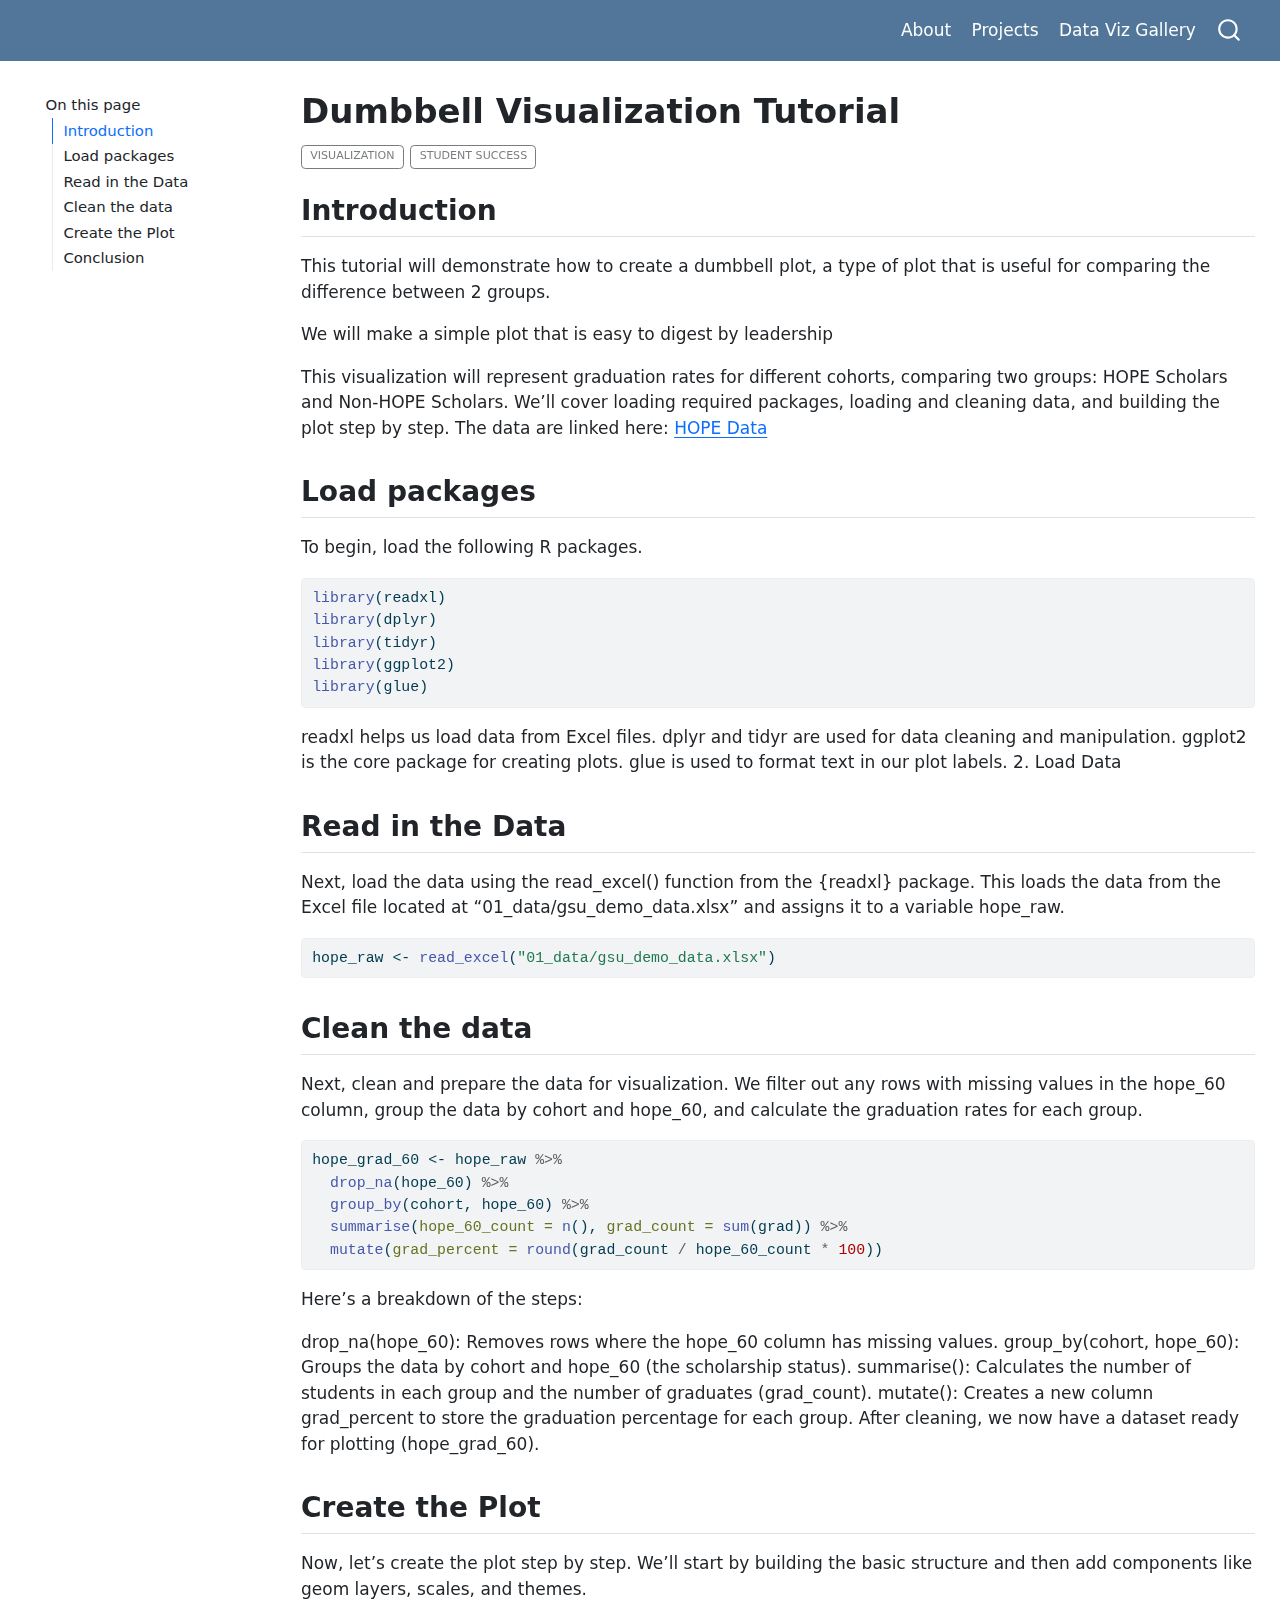
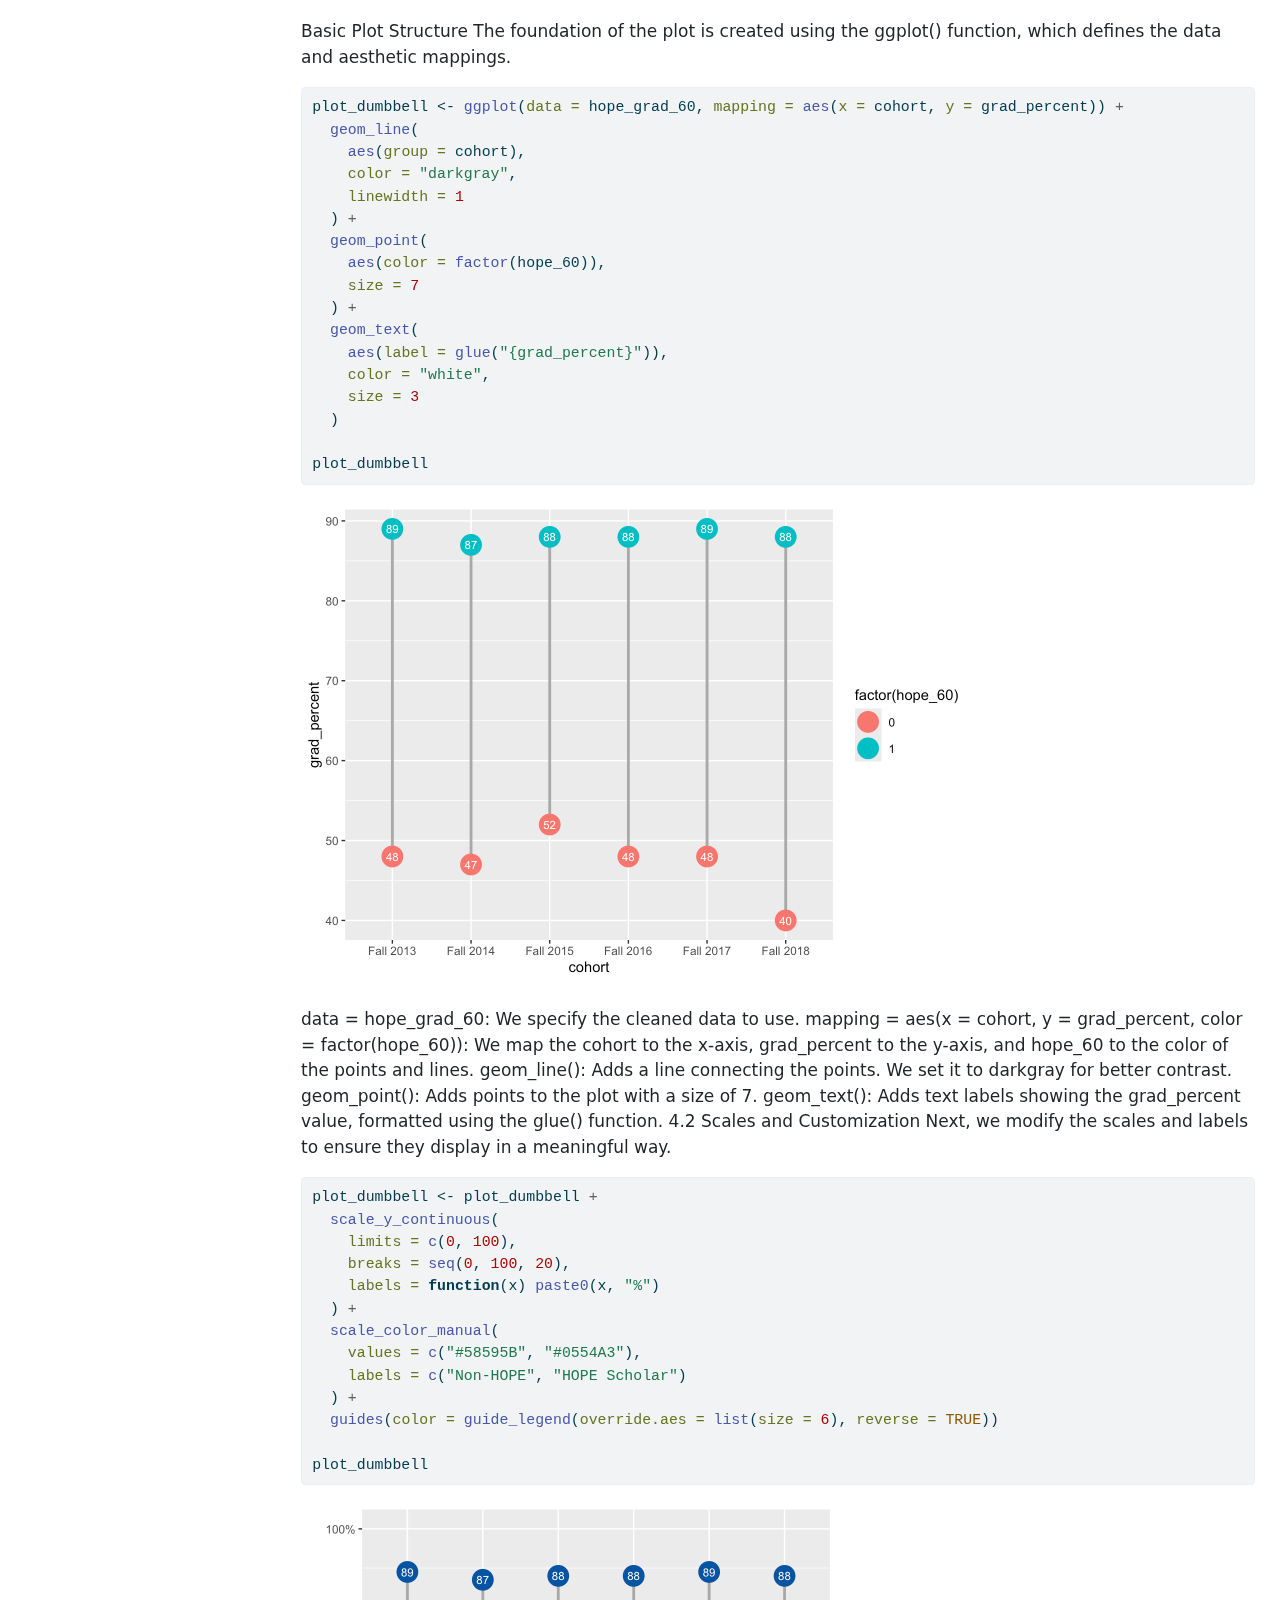
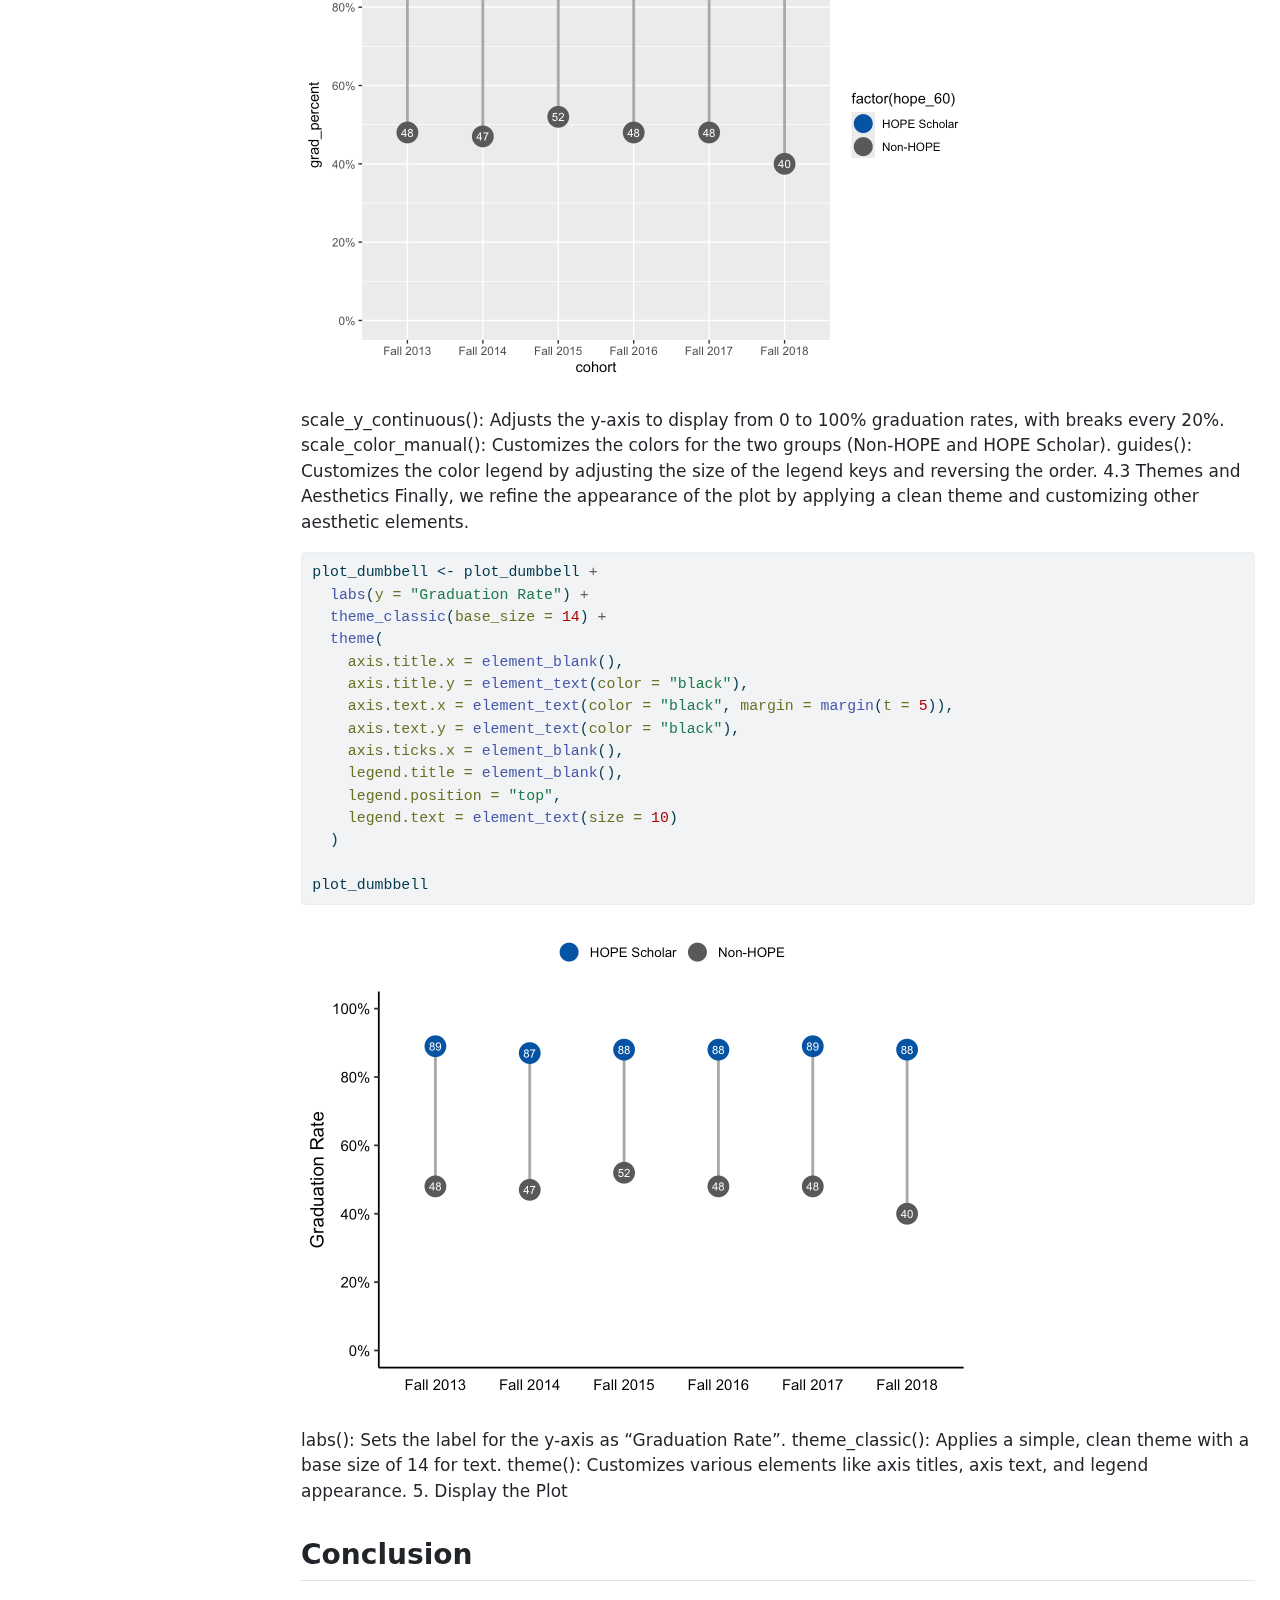
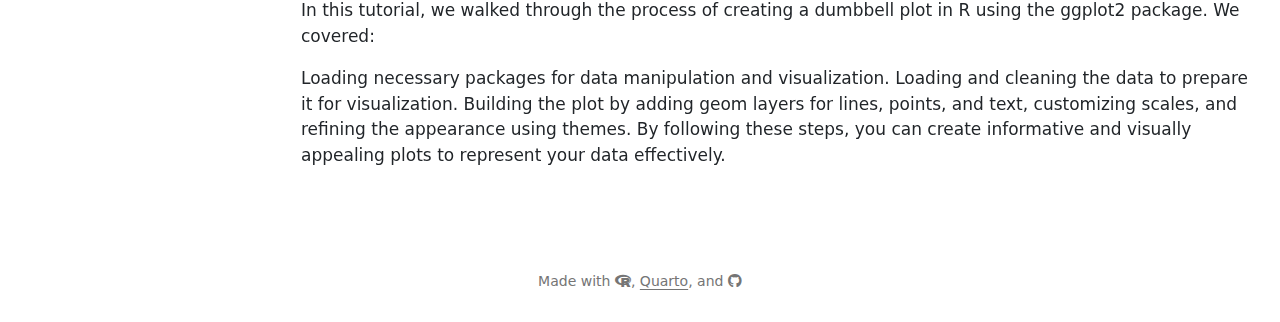
<file: docs/office_hours/dumbbell_plot/hope_tutorial.html>
<!DOCTYPE html>
<html xmlns="http://www.w3.org/1999/xhtml" lang="en" xml:lang="en"><head>

<meta charset="utf-8">
<meta name="generator" content="quarto-1.5.57">

<meta name="viewport" content="width=device-width, initial-scale=1.0, user-scalable=yes">


<title>Dumbbell Visualization Tutorial</title>
<style>
code{white-space: pre-wrap;}
span.smallcaps{font-variant: small-caps;}
div.columns{display: flex; gap: min(4vw, 1.5em);}
div.column{flex: auto; overflow-x: auto;}
div.hanging-indent{margin-left: 1.5em; text-indent: -1.5em;}
ul.task-list{list-style: none;}
ul.task-list li input[type="checkbox"] {
  width: 0.8em;
  margin: 0 0.8em 0.2em -1em; /* quarto-specific, see https://github.com/quarto-dev/quarto-cli/issues/4556 */ 
  vertical-align: middle;
}
/* CSS for syntax highlighting */
pre > code.sourceCode { white-space: pre; position: relative; }
pre > code.sourceCode > span { line-height: 1.25; }
pre > code.sourceCode > span:empty { height: 1.2em; }
.sourceCode { overflow: visible; }
code.sourceCode > span { color: inherit; text-decoration: inherit; }
div.sourceCode { margin: 1em 0; }
pre.sourceCode { margin: 0; }
@media screen {
div.sourceCode { overflow: auto; }
}
@media print {
pre > code.sourceCode { white-space: pre-wrap; }
pre > code.sourceCode > span { display: inline-block; text-indent: -5em; padding-left: 5em; }
}
pre.numberSource code
  { counter-reset: source-line 0; }
pre.numberSource code > span
  { position: relative; left: -4em; counter-increment: source-line; }
pre.numberSource code > span > a:first-child::before
  { content: counter(source-line);
    position: relative; left: -1em; text-align: right; vertical-align: baseline;
    border: none; display: inline-block;
    -webkit-touch-callout: none; -webkit-user-select: none;
    -khtml-user-select: none; -moz-user-select: none;
    -ms-user-select: none; user-select: none;
    padding: 0 4px; width: 4em;
  }
pre.numberSource { margin-left: 3em;  padding-left: 4px; }
div.sourceCode
  {   }
@media screen {
pre > code.sourceCode > span > a:first-child::before { text-decoration: underline; }
}
</style>


<script src="../../site_libs/quarto-nav/quarto-nav.js"></script>
<script src="../../site_libs/quarto-nav/headroom.min.js"></script>
<script src="../../site_libs/clipboard/clipboard.min.js"></script>
<script src="../../site_libs/quarto-search/autocomplete.umd.js"></script>
<script src="../../site_libs/quarto-search/fuse.min.js"></script>
<script src="../../site_libs/quarto-search/quarto-search.js"></script>
<meta name="quarto:offset" content="../../">
<script src="../../site_libs/quarto-html/quarto.js"></script>
<script src="../../site_libs/quarto-html/popper.min.js"></script>
<script src="../../site_libs/quarto-html/tippy.umd.min.js"></script>
<script src="../../site_libs/quarto-html/anchor.min.js"></script>
<link href="../../site_libs/quarto-html/tippy.css" rel="stylesheet">
<link href="../../site_libs/quarto-html/quarto-syntax-highlighting.css" rel="stylesheet" id="quarto-text-highlighting-styles">
<script src="../../site_libs/bootstrap/bootstrap.min.js"></script>
<link href="../../site_libs/bootstrap/bootstrap-icons.css" rel="stylesheet">
<link href="../../site_libs/bootstrap/bootstrap.min.css" rel="stylesheet" id="quarto-bootstrap" data-mode="light">
<link href="../../site_libs/quarto-contrib/fontawesome6-1.2.0/all.min.css" rel="stylesheet">
<link href="../../site_libs/quarto-contrib/fontawesome6-1.2.0/latex-fontsize.css" rel="stylesheet">
<script id="quarto-search-options" type="application/json">{
  "location": "navbar",
  "copy-button": false,
  "collapse-after": 3,
  "panel-placement": "end",
  "type": "overlay",
  "limit": 50,
  "keyboard-shortcut": [
    "f",
    "/",
    "s"
  ],
  "show-item-context": false,
  "language": {
    "search-no-results-text": "No results",
    "search-matching-documents-text": "matching documents",
    "search-copy-link-title": "Copy link to search",
    "search-hide-matches-text": "Hide additional matches",
    "search-more-match-text": "more match in this document",
    "search-more-matches-text": "more matches in this document",
    "search-clear-button-title": "Clear",
    "search-text-placeholder": "",
    "search-detached-cancel-button-title": "Cancel",
    "search-submit-button-title": "Submit",
    "search-label": "Search"
  }
}</script>


<meta property="og:title" content="Dumbbell Visualization Tutorial">
<meta property="og:description" content="">
</head>

<body class="floating nav-fixed">

<div id="quarto-search-results"></div>
  <header id="quarto-header" class="headroom fixed-top">
    <nav class="navbar navbar-expand-lg " data-bs-theme="dark">
      <div class="navbar-container container-fluid">
            <div id="quarto-search" class="" title="Search"></div>
          <button class="navbar-toggler" type="button" data-bs-toggle="collapse" data-bs-target="#navbarCollapse" aria-controls="navbarCollapse" role="menu" aria-expanded="false" aria-label="Toggle navigation" onclick="if (window.quartoToggleHeadroom) { window.quartoToggleHeadroom(); }">
  <span class="navbar-toggler-icon"></span>
</button>
          <div class="collapse navbar-collapse" id="navbarCollapse">
            <ul class="navbar-nav navbar-nav-scroll ms-auto">
  <li class="nav-item">
    <a class="nav-link" href="../../index.html"> 
<span class="menu-text">About</span></a>
  </li>  
  <li class="nav-item">
    <a class="nav-link" href="../../projects/projects.html"> 
<span class="menu-text">Projects</span></a>
  </li>  
  <li class="nav-item">
    <a class="nav-link" href="../../data_viz_gallery/data_viz_gallery.html"> 
<span class="menu-text">Data Viz Gallery</span></a>
  </li>  
</ul>
          </div> <!-- /navcollapse -->
            <div class="quarto-navbar-tools">
</div>
      </div> <!-- /container-fluid -->
    </nav>
</header>
<!-- content -->
<div id="quarto-content" class="quarto-container page-columns page-rows-contents page-layout-full page-navbar">
<!-- sidebar -->
  <nav id="quarto-sidebar" class="sidebar collapse collapse-horizontal quarto-sidebar-collapse-item sidebar-navigation floating overflow-auto">
    <nav id="TOC" role="doc-toc" class="toc-active">
    <h2 id="toc-title">On this page</h2>
   
  <ul>
  <li><a href="#introduction" id="toc-introduction" class="nav-link active" data-scroll-target="#introduction">Introduction</a></li>
  <li><a href="#load-packages" id="toc-load-packages" class="nav-link" data-scroll-target="#load-packages">Load packages</a></li>
  <li><a href="#read-in-the-data" id="toc-read-in-the-data" class="nav-link" data-scroll-target="#read-in-the-data">Read in the Data</a></li>
  <li><a href="#clean-the-data" id="toc-clean-the-data" class="nav-link" data-scroll-target="#clean-the-data">Clean the data</a></li>
  <li><a href="#create-the-plot" id="toc-create-the-plot" class="nav-link" data-scroll-target="#create-the-plot">Create the Plot</a></li>
  <li><a href="#conclusion" id="toc-conclusion" class="nav-link" data-scroll-target="#conclusion">Conclusion</a></li>
  </ul>
</nav>
</nav>
<div id="quarto-sidebar-glass" class="quarto-sidebar-collapse-item" data-bs-toggle="collapse" data-bs-target=".quarto-sidebar-collapse-item"></div>
<!-- margin-sidebar -->
    <div id="quarto-margin-sidebar" class="sidebar margin-sidebar zindex-bottom">
    </div>
<!-- main -->
<main class="content column-page-right" id="quarto-document-content">

<header id="title-block-header" class="quarto-title-block default">
<div class="quarto-title">
<h1 class="title">Dumbbell Visualization Tutorial</h1>
  <div class="quarto-categories">
    <div class="quarto-category">Visualization</div>
    <div class="quarto-category">Student Success</div>
  </div>
  </div>



<div class="quarto-title-meta column-page-right">

    
  
    
  </div>
  


</header>


<section id="introduction" class="level2">
<h2 class="anchored" data-anchor-id="introduction">Introduction</h2>
<p>This tutorial will demonstrate how to create a dumbbell plot, a type of plot that is useful for comparing the difference between 2 groups.</p>
<p>We will make a simple plot that is easy to digest by leadership</p>
<p>This visualization will represent graduation rates for different cohorts, comparing two groups: HOPE Scholars and Non-HOPE Scholars. We’ll cover loading required packages, loading and cleaning data, and building the plot step by step. The data are linked here: <a href="01_data/gsu_demo_data.xlsx">HOPE Data</a></p>
</section>
<section id="load-packages" class="level2">
<h2 class="anchored" data-anchor-id="load-packages">Load packages</h2>
<p>To begin, load the following R packages.</p>
<div class="cell">
<div class="sourceCode cell-code" id="cb1"><pre class="sourceCode r code-with-copy"><code class="sourceCode r"><span id="cb1-1"><a href="#cb1-1" aria-hidden="true" tabindex="-1"></a><span class="fu">library</span>(readxl) </span>
<span id="cb1-2"><a href="#cb1-2" aria-hidden="true" tabindex="-1"></a><span class="fu">library</span>(dplyr) </span>
<span id="cb1-3"><a href="#cb1-3" aria-hidden="true" tabindex="-1"></a><span class="fu">library</span>(tidyr) </span>
<span id="cb1-4"><a href="#cb1-4" aria-hidden="true" tabindex="-1"></a><span class="fu">library</span>(ggplot2) </span>
<span id="cb1-5"><a href="#cb1-5" aria-hidden="true" tabindex="-1"></a><span class="fu">library</span>(glue)</span></code><button title="Copy to Clipboard" class="code-copy-button"><i class="bi"></i></button></pre></div>
</div>
<p>readxl helps us load data from Excel files. dplyr and tidyr are used for data cleaning and manipulation. ggplot2 is the core package for creating plots. glue is used to format text in our plot labels. 2. Load Data</p>
</section>
<section id="read-in-the-data" class="level2">
<h2 class="anchored" data-anchor-id="read-in-the-data">Read in the Data</h2>
<p>Next, load the data using the read_excel() function from the {readxl} package. This loads the data from the Excel file located at “01_data/gsu_demo_data.xlsx” and assigns it to a variable hope_raw.</p>
<div class="cell">
<div class="sourceCode cell-code" id="cb2"><pre class="sourceCode r code-with-copy"><code class="sourceCode r"><span id="cb2-1"><a href="#cb2-1" aria-hidden="true" tabindex="-1"></a>hope_raw <span class="ot">&lt;-</span> <span class="fu">read_excel</span>(<span class="st">"01_data/gsu_demo_data.xlsx"</span>) </span></code><button title="Copy to Clipboard" class="code-copy-button"><i class="bi"></i></button></pre></div>
</div>
</section>
<section id="clean-the-data" class="level2">
<h2 class="anchored" data-anchor-id="clean-the-data">Clean the data</h2>
<p>Next, clean and prepare the data for visualization. We filter out any rows with missing values in the hope_60 column, group the data by cohort and hope_60, and calculate the graduation rates for each group.</p>
<div class="cell">
<div class="sourceCode cell-code" id="cb3"><pre class="sourceCode r code-with-copy"><code class="sourceCode r"><span id="cb3-1"><a href="#cb3-1" aria-hidden="true" tabindex="-1"></a>hope_grad_60 <span class="ot">&lt;-</span> hope_raw <span class="sc">%&gt;%</span> </span>
<span id="cb3-2"><a href="#cb3-2" aria-hidden="true" tabindex="-1"></a>  <span class="fu">drop_na</span>(hope_60) <span class="sc">%&gt;%</span> </span>
<span id="cb3-3"><a href="#cb3-3" aria-hidden="true" tabindex="-1"></a>  <span class="fu">group_by</span>(cohort, hope_60) <span class="sc">%&gt;%</span> </span>
<span id="cb3-4"><a href="#cb3-4" aria-hidden="true" tabindex="-1"></a>  <span class="fu">summarise</span>(<span class="at">hope_60_count =</span> <span class="fu">n</span>(), <span class="at">grad_count =</span> <span class="fu">sum</span>(grad)) <span class="sc">%&gt;%</span> </span>
<span id="cb3-5"><a href="#cb3-5" aria-hidden="true" tabindex="-1"></a>  <span class="fu">mutate</span>(<span class="at">grad_percent =</span> <span class="fu">round</span>(grad_count <span class="sc">/</span> hope_60_count <span class="sc">*</span> <span class="dv">100</span>)) </span></code><button title="Copy to Clipboard" class="code-copy-button"><i class="bi"></i></button></pre></div>
</div>
<p>Here’s a breakdown of the steps:</p>
<p>drop_na(hope_60): Removes rows where the hope_60 column has missing values. group_by(cohort, hope_60): Groups the data by cohort and hope_60 (the scholarship status). summarise(): Calculates the number of students in each group and the number of graduates (grad_count). mutate(): Creates a new column grad_percent to store the graduation percentage for each group. After cleaning, we now have a dataset ready for plotting (hope_grad_60).</p>
</section>
<section id="create-the-plot" class="level2">
<h2 class="anchored" data-anchor-id="create-the-plot">Create the Plot</h2>
<p>Now, let’s create the plot step by step. We’ll start by building the basic structure and then add components like geom layers, scales, and themes.</p>
<p>Basic Plot Structure The foundation of the plot is created using the ggplot() function, which defines the data and aesthetic mappings.</p>
<div class="cell">
<div class="sourceCode cell-code" id="cb4"><pre class="sourceCode r code-with-copy"><code class="sourceCode r"><span id="cb4-1"><a href="#cb4-1" aria-hidden="true" tabindex="-1"></a>plot_dumbbell <span class="ot">&lt;-</span> <span class="fu">ggplot</span>(<span class="at">data =</span> hope_grad_60, <span class="at">mapping =</span> <span class="fu">aes</span>(<span class="at">x =</span> cohort, <span class="at">y =</span> grad_percent)) <span class="sc">+</span> </span>
<span id="cb4-2"><a href="#cb4-2" aria-hidden="true" tabindex="-1"></a>  <span class="fu">geom_line</span>(</span>
<span id="cb4-3"><a href="#cb4-3" aria-hidden="true" tabindex="-1"></a>    <span class="fu">aes</span>(<span class="at">group =</span> cohort), </span>
<span id="cb4-4"><a href="#cb4-4" aria-hidden="true" tabindex="-1"></a>    <span class="at">color =</span> <span class="st">"darkgray"</span>, </span>
<span id="cb4-5"><a href="#cb4-5" aria-hidden="true" tabindex="-1"></a>    <span class="at">linewidth =</span> <span class="dv">1</span></span>
<span id="cb4-6"><a href="#cb4-6" aria-hidden="true" tabindex="-1"></a>  ) <span class="sc">+</span> </span>
<span id="cb4-7"><a href="#cb4-7" aria-hidden="true" tabindex="-1"></a>  <span class="fu">geom_point</span>(</span>
<span id="cb4-8"><a href="#cb4-8" aria-hidden="true" tabindex="-1"></a>    <span class="fu">aes</span>(<span class="at">color =</span> <span class="fu">factor</span>(hope_60)), </span>
<span id="cb4-9"><a href="#cb4-9" aria-hidden="true" tabindex="-1"></a>    <span class="at">size =</span> <span class="dv">7</span></span>
<span id="cb4-10"><a href="#cb4-10" aria-hidden="true" tabindex="-1"></a>  ) <span class="sc">+</span> </span>
<span id="cb4-11"><a href="#cb4-11" aria-hidden="true" tabindex="-1"></a>  <span class="fu">geom_text</span>(</span>
<span id="cb4-12"><a href="#cb4-12" aria-hidden="true" tabindex="-1"></a>    <span class="fu">aes</span>(<span class="at">label =</span> <span class="fu">glue</span>(<span class="st">"{grad_percent}"</span>)), </span>
<span id="cb4-13"><a href="#cb4-13" aria-hidden="true" tabindex="-1"></a>    <span class="at">color =</span> <span class="st">"white"</span>, </span>
<span id="cb4-14"><a href="#cb4-14" aria-hidden="true" tabindex="-1"></a>    <span class="at">size =</span> <span class="dv">3</span></span>
<span id="cb4-15"><a href="#cb4-15" aria-hidden="true" tabindex="-1"></a>  )</span>
<span id="cb4-16"><a href="#cb4-16" aria-hidden="true" tabindex="-1"></a></span>
<span id="cb4-17"><a href="#cb4-17" aria-hidden="true" tabindex="-1"></a>plot_dumbbell</span></code><button title="Copy to Clipboard" class="code-copy-button"><i class="bi"></i></button></pre></div>
<div class="cell-output-display">
<div>
<figure class="figure">
<p><img src="hope_tutorial_files/figure-html/unnamed-chunk-4-1.png" class="img-fluid figure-img" width="672"></p>
</figure>
</div>
</div>
</div>
<p>data = hope_grad_60: We specify the cleaned data to use. mapping = aes(x = cohort, y = grad_percent, color = factor(hope_60)): We map the cohort to the x-axis, grad_percent to the y-axis, and hope_60 to the color of the points and lines. geom_line(): Adds a line connecting the points. We set it to darkgray for better contrast. geom_point(): Adds points to the plot with a size of 7. geom_text(): Adds text labels showing the grad_percent value, formatted using the glue() function. 4.2 Scales and Customization Next, we modify the scales and labels to ensure they display in a meaningful way.</p>
<div class="cell">
<div class="sourceCode cell-code" id="cb5"><pre class="sourceCode r code-with-copy"><code class="sourceCode r"><span id="cb5-1"><a href="#cb5-1" aria-hidden="true" tabindex="-1"></a>plot_dumbbell <span class="ot">&lt;-</span> plot_dumbbell <span class="sc">+</span> </span>
<span id="cb5-2"><a href="#cb5-2" aria-hidden="true" tabindex="-1"></a>  <span class="fu">scale_y_continuous</span>(</span>
<span id="cb5-3"><a href="#cb5-3" aria-hidden="true" tabindex="-1"></a>    <span class="at">limits =</span> <span class="fu">c</span>(<span class="dv">0</span>, <span class="dv">100</span>), </span>
<span id="cb5-4"><a href="#cb5-4" aria-hidden="true" tabindex="-1"></a>    <span class="at">breaks =</span> <span class="fu">seq</span>(<span class="dv">0</span>, <span class="dv">100</span>, <span class="dv">20</span>), </span>
<span id="cb5-5"><a href="#cb5-5" aria-hidden="true" tabindex="-1"></a>    <span class="at">labels =</span> <span class="cf">function</span>(x) <span class="fu">paste0</span>(x, <span class="st">"%"</span>)</span>
<span id="cb5-6"><a href="#cb5-6" aria-hidden="true" tabindex="-1"></a>  ) <span class="sc">+</span></span>
<span id="cb5-7"><a href="#cb5-7" aria-hidden="true" tabindex="-1"></a>  <span class="fu">scale_color_manual</span>(</span>
<span id="cb5-8"><a href="#cb5-8" aria-hidden="true" tabindex="-1"></a>    <span class="at">values =</span> <span class="fu">c</span>(<span class="st">"#58595B"</span>, <span class="st">"#0554A3"</span>), </span>
<span id="cb5-9"><a href="#cb5-9" aria-hidden="true" tabindex="-1"></a>    <span class="at">labels =</span> <span class="fu">c</span>(<span class="st">"Non-HOPE"</span>, <span class="st">"HOPE Scholar"</span>)</span>
<span id="cb5-10"><a href="#cb5-10" aria-hidden="true" tabindex="-1"></a>  ) <span class="sc">+</span> </span>
<span id="cb5-11"><a href="#cb5-11" aria-hidden="true" tabindex="-1"></a>  <span class="fu">guides</span>(<span class="at">color =</span> <span class="fu">guide_legend</span>(<span class="at">override.aes =</span> <span class="fu">list</span>(<span class="at">size =</span> <span class="dv">6</span>), <span class="at">reverse =</span> <span class="cn">TRUE</span>))</span>
<span id="cb5-12"><a href="#cb5-12" aria-hidden="true" tabindex="-1"></a></span>
<span id="cb5-13"><a href="#cb5-13" aria-hidden="true" tabindex="-1"></a>plot_dumbbell</span></code><button title="Copy to Clipboard" class="code-copy-button"><i class="bi"></i></button></pre></div>
<div class="cell-output-display">
<div>
<figure class="figure">
<p><img src="hope_tutorial_files/figure-html/unnamed-chunk-5-1.png" class="img-fluid figure-img" width="672"></p>
</figure>
</div>
</div>
</div>
<p>scale_y_continuous(): Adjusts the y-axis to display from 0 to 100% graduation rates, with breaks every 20%. scale_color_manual(): Customizes the colors for the two groups (Non-HOPE and HOPE Scholar). guides(): Customizes the color legend by adjusting the size of the legend keys and reversing the order. 4.3 Themes and Aesthetics Finally, we refine the appearance of the plot by applying a clean theme and customizing other aesthetic elements.</p>
<div class="cell">
<div class="sourceCode cell-code" id="cb6"><pre class="sourceCode r code-with-copy"><code class="sourceCode r"><span id="cb6-1"><a href="#cb6-1" aria-hidden="true" tabindex="-1"></a>plot_dumbbell <span class="ot">&lt;-</span> plot_dumbbell <span class="sc">+</span> </span>
<span id="cb6-2"><a href="#cb6-2" aria-hidden="true" tabindex="-1"></a>  <span class="fu">labs</span>(<span class="at">y =</span> <span class="st">"Graduation Rate"</span>) <span class="sc">+</span> </span>
<span id="cb6-3"><a href="#cb6-3" aria-hidden="true" tabindex="-1"></a>  <span class="fu">theme_classic</span>(<span class="at">base_size =</span> <span class="dv">14</span>) <span class="sc">+</span> </span>
<span id="cb6-4"><a href="#cb6-4" aria-hidden="true" tabindex="-1"></a>  <span class="fu">theme</span>(</span>
<span id="cb6-5"><a href="#cb6-5" aria-hidden="true" tabindex="-1"></a>    <span class="at">axis.title.x =</span> <span class="fu">element_blank</span>(), </span>
<span id="cb6-6"><a href="#cb6-6" aria-hidden="true" tabindex="-1"></a>    <span class="at">axis.title.y =</span> <span class="fu">element_text</span>(<span class="at">color =</span> <span class="st">"black"</span>), </span>
<span id="cb6-7"><a href="#cb6-7" aria-hidden="true" tabindex="-1"></a>    <span class="at">axis.text.x =</span> <span class="fu">element_text</span>(<span class="at">color =</span> <span class="st">"black"</span>, <span class="at">margin =</span> <span class="fu">margin</span>(<span class="at">t =</span> <span class="dv">5</span>)),</span>
<span id="cb6-8"><a href="#cb6-8" aria-hidden="true" tabindex="-1"></a>    <span class="at">axis.text.y =</span> <span class="fu">element_text</span>(<span class="at">color =</span> <span class="st">"black"</span>), </span>
<span id="cb6-9"><a href="#cb6-9" aria-hidden="true" tabindex="-1"></a>    <span class="at">axis.ticks.x =</span> <span class="fu">element_blank</span>(), </span>
<span id="cb6-10"><a href="#cb6-10" aria-hidden="true" tabindex="-1"></a>    <span class="at">legend.title =</span> <span class="fu">element_blank</span>(), </span>
<span id="cb6-11"><a href="#cb6-11" aria-hidden="true" tabindex="-1"></a>    <span class="at">legend.position =</span> <span class="st">"top"</span>, </span>
<span id="cb6-12"><a href="#cb6-12" aria-hidden="true" tabindex="-1"></a>    <span class="at">legend.text =</span> <span class="fu">element_text</span>(<span class="at">size =</span> <span class="dv">10</span>)</span>
<span id="cb6-13"><a href="#cb6-13" aria-hidden="true" tabindex="-1"></a>  )</span>
<span id="cb6-14"><a href="#cb6-14" aria-hidden="true" tabindex="-1"></a></span>
<span id="cb6-15"><a href="#cb6-15" aria-hidden="true" tabindex="-1"></a>plot_dumbbell</span></code><button title="Copy to Clipboard" class="code-copy-button"><i class="bi"></i></button></pre></div>
<div class="cell-output-display">
<div>
<figure class="figure">
<p><img src="hope_tutorial_files/figure-html/unnamed-chunk-6-1.png" class="img-fluid figure-img" width="672"></p>
</figure>
</div>
</div>
</div>
<p>labs(): Sets the label for the y-axis as “Graduation Rate”. theme_classic(): Applies a simple, clean theme with a base size of 14 for text. theme(): Customizes various elements like axis titles, axis text, and legend appearance. 5. Display the Plot</p>
</section>
<section id="conclusion" class="level2">
<h2 class="anchored" data-anchor-id="conclusion">Conclusion</h2>
<p>In this tutorial, we walked through the process of creating a dumbbell plot in R using the ggplot2 package. We covered:</p>
<p>Loading necessary packages for data manipulation and visualization. Loading and cleaning the data to prepare it for visualization. Building the plot by adding geom layers for lines, points, and text, customizing scales, and refining the appearance using themes. By following these steps, you can create informative and visually appealing plots to represent your data effectively.</p>


</section>

</main> <!-- /main -->
<script id="quarto-html-after-body" type="application/javascript">
window.document.addEventListener("DOMContentLoaded", function (event) {
  const toggleBodyColorMode = (bsSheetEl) => {
    const mode = bsSheetEl.getAttribute("data-mode");
    const bodyEl = window.document.querySelector("body");
    if (mode === "dark") {
      bodyEl.classList.add("quarto-dark");
      bodyEl.classList.remove("quarto-light");
    } else {
      bodyEl.classList.add("quarto-light");
      bodyEl.classList.remove("quarto-dark");
    }
  }
  const toggleBodyColorPrimary = () => {
    const bsSheetEl = window.document.querySelector("link#quarto-bootstrap");
    if (bsSheetEl) {
      toggleBodyColorMode(bsSheetEl);
    }
  }
  toggleBodyColorPrimary();  
  const icon = "";
  const anchorJS = new window.AnchorJS();
  anchorJS.options = {
    placement: 'right',
    icon: icon
  };
  anchorJS.add('.anchored');
  const isCodeAnnotation = (el) => {
    for (const clz of el.classList) {
      if (clz.startsWith('code-annotation-')) {                     
        return true;
      }
    }
    return false;
  }
  const onCopySuccess = function(e) {
    // button target
    const button = e.trigger;
    // don't keep focus
    button.blur();
    // flash "checked"
    button.classList.add('code-copy-button-checked');
    var currentTitle = button.getAttribute("title");
    button.setAttribute("title", "Copied!");
    let tooltip;
    if (window.bootstrap) {
      button.setAttribute("data-bs-toggle", "tooltip");
      button.setAttribute("data-bs-placement", "left");
      button.setAttribute("data-bs-title", "Copied!");
      tooltip = new bootstrap.Tooltip(button, 
        { trigger: "manual", 
          customClass: "code-copy-button-tooltip",
          offset: [0, -8]});
      tooltip.show();    
    }
    setTimeout(function() {
      if (tooltip) {
        tooltip.hide();
        button.removeAttribute("data-bs-title");
        button.removeAttribute("data-bs-toggle");
        button.removeAttribute("data-bs-placement");
      }
      button.setAttribute("title", currentTitle);
      button.classList.remove('code-copy-button-checked');
    }, 1000);
    // clear code selection
    e.clearSelection();
  }
  const getTextToCopy = function(trigger) {
      const codeEl = trigger.previousElementSibling.cloneNode(true);
      for (const childEl of codeEl.children) {
        if (isCodeAnnotation(childEl)) {
          childEl.remove();
        }
      }
      return codeEl.innerText;
  }
  const clipboard = new window.ClipboardJS('.code-copy-button:not([data-in-quarto-modal])', {
    text: getTextToCopy
  });
  clipboard.on('success', onCopySuccess);
  if (window.document.getElementById('quarto-embedded-source-code-modal')) {
    // For code content inside modals, clipBoardJS needs to be initialized with a container option
    // TODO: Check when it could be a function (https://github.com/zenorocha/clipboard.js/issues/860)
    const clipboardModal = new window.ClipboardJS('.code-copy-button[data-in-quarto-modal]', {
      text: getTextToCopy,
      container: window.document.getElementById('quarto-embedded-source-code-modal')
    });
    clipboardModal.on('success', onCopySuccess);
  }
    var localhostRegex = new RegExp(/^(?:http|https):\/\/localhost\:?[0-9]*\//);
    var mailtoRegex = new RegExp(/^mailto:/);
      var filterRegex = new RegExp('/' + window.location.host + '/');
    var isInternal = (href) => {
        return filterRegex.test(href) || localhostRegex.test(href) || mailtoRegex.test(href);
    }
    // Inspect non-navigation links and adorn them if external
 	var links = window.document.querySelectorAll('a[href]:not(.nav-link):not(.navbar-brand):not(.toc-action):not(.sidebar-link):not(.sidebar-item-toggle):not(.pagination-link):not(.no-external):not([aria-hidden]):not(.dropdown-item):not(.quarto-navigation-tool):not(.about-link)');
    for (var i=0; i<links.length; i++) {
      const link = links[i];
      if (!isInternal(link.href)) {
        // undo the damage that might have been done by quarto-nav.js in the case of
        // links that we want to consider external
        if (link.dataset.originalHref !== undefined) {
          link.href = link.dataset.originalHref;
        }
      }
    }
  function tippyHover(el, contentFn, onTriggerFn, onUntriggerFn) {
    const config = {
      allowHTML: true,
      maxWidth: 500,
      delay: 100,
      arrow: false,
      appendTo: function(el) {
          return el.parentElement;
      },
      interactive: true,
      interactiveBorder: 10,
      theme: 'quarto',
      placement: 'bottom-start',
    };
    if (contentFn) {
      config.content = contentFn;
    }
    if (onTriggerFn) {
      config.onTrigger = onTriggerFn;
    }
    if (onUntriggerFn) {
      config.onUntrigger = onUntriggerFn;
    }
    window.tippy(el, config); 
  }
  const noterefs = window.document.querySelectorAll('a[role="doc-noteref"]');
  for (var i=0; i<noterefs.length; i++) {
    const ref = noterefs[i];
    tippyHover(ref, function() {
      // use id or data attribute instead here
      let href = ref.getAttribute('data-footnote-href') || ref.getAttribute('href');
      try { href = new URL(href).hash; } catch {}
      const id = href.replace(/^#\/?/, "");
      const note = window.document.getElementById(id);
      if (note) {
        return note.innerHTML;
      } else {
        return "";
      }
    });
  }
  const xrefs = window.document.querySelectorAll('a.quarto-xref');
  const processXRef = (id, note) => {
    // Strip column container classes
    const stripColumnClz = (el) => {
      el.classList.remove("page-full", "page-columns");
      if (el.children) {
        for (const child of el.children) {
          stripColumnClz(child);
        }
      }
    }
    stripColumnClz(note)
    if (id === null || id.startsWith('sec-')) {
      // Special case sections, only their first couple elements
      const container = document.createElement("div");
      if (note.children && note.children.length > 2) {
        container.appendChild(note.children[0].cloneNode(true));
        for (let i = 1; i < note.children.length; i++) {
          const child = note.children[i];
          if (child.tagName === "P" && child.innerText === "") {
            continue;
          } else {
            container.appendChild(child.cloneNode(true));
            break;
          }
        }
        if (window.Quarto?.typesetMath) {
          window.Quarto.typesetMath(container);
        }
        return container.innerHTML
      } else {
        if (window.Quarto?.typesetMath) {
          window.Quarto.typesetMath(note);
        }
        return note.innerHTML;
      }
    } else {
      // Remove any anchor links if they are present
      const anchorLink = note.querySelector('a.anchorjs-link');
      if (anchorLink) {
        anchorLink.remove();
      }
      if (window.Quarto?.typesetMath) {
        window.Quarto.typesetMath(note);
      }
      // TODO in 1.5, we should make sure this works without a callout special case
      if (note.classList.contains("callout")) {
        return note.outerHTML;
      } else {
        return note.innerHTML;
      }
    }
  }
  for (var i=0; i<xrefs.length; i++) {
    const xref = xrefs[i];
    tippyHover(xref, undefined, function(instance) {
      instance.disable();
      let url = xref.getAttribute('href');
      let hash = undefined; 
      if (url.startsWith('#')) {
        hash = url;
      } else {
        try { hash = new URL(url).hash; } catch {}
      }
      if (hash) {
        const id = hash.replace(/^#\/?/, "");
        const note = window.document.getElementById(id);
        if (note !== null) {
          try {
            const html = processXRef(id, note.cloneNode(true));
            instance.setContent(html);
          } finally {
            instance.enable();
            instance.show();
          }
        } else {
          // See if we can fetch this
          fetch(url.split('#')[0])
          .then(res => res.text())
          .then(html => {
            const parser = new DOMParser();
            const htmlDoc = parser.parseFromString(html, "text/html");
            const note = htmlDoc.getElementById(id);
            if (note !== null) {
              const html = processXRef(id, note);
              instance.setContent(html);
            } 
          }).finally(() => {
            instance.enable();
            instance.show();
          });
        }
      } else {
        // See if we can fetch a full url (with no hash to target)
        // This is a special case and we should probably do some content thinning / targeting
        fetch(url)
        .then(res => res.text())
        .then(html => {
          const parser = new DOMParser();
          const htmlDoc = parser.parseFromString(html, "text/html");
          const note = htmlDoc.querySelector('main.content');
          if (note !== null) {
            // This should only happen for chapter cross references
            // (since there is no id in the URL)
            // remove the first header
            if (note.children.length > 0 && note.children[0].tagName === "HEADER") {
              note.children[0].remove();
            }
            const html = processXRef(null, note);
            instance.setContent(html);
          } 
        }).finally(() => {
          instance.enable();
          instance.show();
        });
      }
    }, function(instance) {
    });
  }
      let selectedAnnoteEl;
      const selectorForAnnotation = ( cell, annotation) => {
        let cellAttr = 'data-code-cell="' + cell + '"';
        let lineAttr = 'data-code-annotation="' +  annotation + '"';
        const selector = 'span[' + cellAttr + '][' + lineAttr + ']';
        return selector;
      }
      const selectCodeLines = (annoteEl) => {
        const doc = window.document;
        const targetCell = annoteEl.getAttribute("data-target-cell");
        const targetAnnotation = annoteEl.getAttribute("data-target-annotation");
        const annoteSpan = window.document.querySelector(selectorForAnnotation(targetCell, targetAnnotation));
        const lines = annoteSpan.getAttribute("data-code-lines").split(",");
        const lineIds = lines.map((line) => {
          return targetCell + "-" + line;
        })
        let top = null;
        let height = null;
        let parent = null;
        if (lineIds.length > 0) {
            //compute the position of the single el (top and bottom and make a div)
            const el = window.document.getElementById(lineIds[0]);
            top = el.offsetTop;
            height = el.offsetHeight;
            parent = el.parentElement.parentElement;
          if (lineIds.length > 1) {
            const lastEl = window.document.getElementById(lineIds[lineIds.length - 1]);
            const bottom = lastEl.offsetTop + lastEl.offsetHeight;
            height = bottom - top;
          }
          if (top !== null && height !== null && parent !== null) {
            // cook up a div (if necessary) and position it 
            let div = window.document.getElementById("code-annotation-line-highlight");
            if (div === null) {
              div = window.document.createElement("div");
              div.setAttribute("id", "code-annotation-line-highlight");
              div.style.position = 'absolute';
              parent.appendChild(div);
            }
            div.style.top = top - 2 + "px";
            div.style.height = height + 4 + "px";
            div.style.left = 0;
            let gutterDiv = window.document.getElementById("code-annotation-line-highlight-gutter");
            if (gutterDiv === null) {
              gutterDiv = window.document.createElement("div");
              gutterDiv.setAttribute("id", "code-annotation-line-highlight-gutter");
              gutterDiv.style.position = 'absolute';
              const codeCell = window.document.getElementById(targetCell);
              const gutter = codeCell.querySelector('.code-annotation-gutter');
              gutter.appendChild(gutterDiv);
            }
            gutterDiv.style.top = top - 2 + "px";
            gutterDiv.style.height = height + 4 + "px";
          }
          selectedAnnoteEl = annoteEl;
        }
      };
      const unselectCodeLines = () => {
        const elementsIds = ["code-annotation-line-highlight", "code-annotation-line-highlight-gutter"];
        elementsIds.forEach((elId) => {
          const div = window.document.getElementById(elId);
          if (div) {
            div.remove();
          }
        });
        selectedAnnoteEl = undefined;
      };
        // Handle positioning of the toggle
    window.addEventListener(
      "resize",
      throttle(() => {
        elRect = undefined;
        if (selectedAnnoteEl) {
          selectCodeLines(selectedAnnoteEl);
        }
      }, 10)
    );
    function throttle(fn, ms) {
    let throttle = false;
    let timer;
      return (...args) => {
        if(!throttle) { // first call gets through
            fn.apply(this, args);
            throttle = true;
        } else { // all the others get throttled
            if(timer) clearTimeout(timer); // cancel #2
            timer = setTimeout(() => {
              fn.apply(this, args);
              timer = throttle = false;
            }, ms);
        }
      };
    }
      // Attach click handler to the DT
      const annoteDls = window.document.querySelectorAll('dt[data-target-cell]');
      for (const annoteDlNode of annoteDls) {
        annoteDlNode.addEventListener('click', (event) => {
          const clickedEl = event.target;
          if (clickedEl !== selectedAnnoteEl) {
            unselectCodeLines();
            const activeEl = window.document.querySelector('dt[data-target-cell].code-annotation-active');
            if (activeEl) {
              activeEl.classList.remove('code-annotation-active');
            }
            selectCodeLines(clickedEl);
            clickedEl.classList.add('code-annotation-active');
          } else {
            // Unselect the line
            unselectCodeLines();
            clickedEl.classList.remove('code-annotation-active');
          }
        });
      }
  const findCites = (el) => {
    const parentEl = el.parentElement;
    if (parentEl) {
      const cites = parentEl.dataset.cites;
      if (cites) {
        return {
          el,
          cites: cites.split(' ')
        };
      } else {
        return findCites(el.parentElement)
      }
    } else {
      return undefined;
    }
  };
  var bibliorefs = window.document.querySelectorAll('a[role="doc-biblioref"]');
  for (var i=0; i<bibliorefs.length; i++) {
    const ref = bibliorefs[i];
    const citeInfo = findCites(ref);
    if (citeInfo) {
      tippyHover(citeInfo.el, function() {
        var popup = window.document.createElement('div');
        citeInfo.cites.forEach(function(cite) {
          var citeDiv = window.document.createElement('div');
          citeDiv.classList.add('hanging-indent');
          citeDiv.classList.add('csl-entry');
          var biblioDiv = window.document.getElementById('ref-' + cite);
          if (biblioDiv) {
            citeDiv.innerHTML = biblioDiv.innerHTML;
          }
          popup.appendChild(citeDiv);
        });
        return popup.innerHTML;
      });
    }
  }
});
</script>
</div> <!-- /content -->
<footer class="footer">
  <div class="nav-footer">
    <div class="nav-footer-left">
      &nbsp;
    </div>   
    <div class="nav-footer-center">
<p>Made with <a href="https://www.r-project.org/about.html" target="_blank"><i class="fa-brands fa-r-project" title="R Project" aria-label="r-project"></i></a>, <a href="https://quarto.org/" target="_blannk">Quarto</a>, and <a href="https://github.com/timfulton1" target="_blank"><i class="fa-brands fa-github" title="GitHub octocat logo" aria-label="github"></i></a></p>
</div>
    <div class="nav-footer-right">
      &nbsp;
    </div>
  </div>
</footer>




</body></html>
</file>
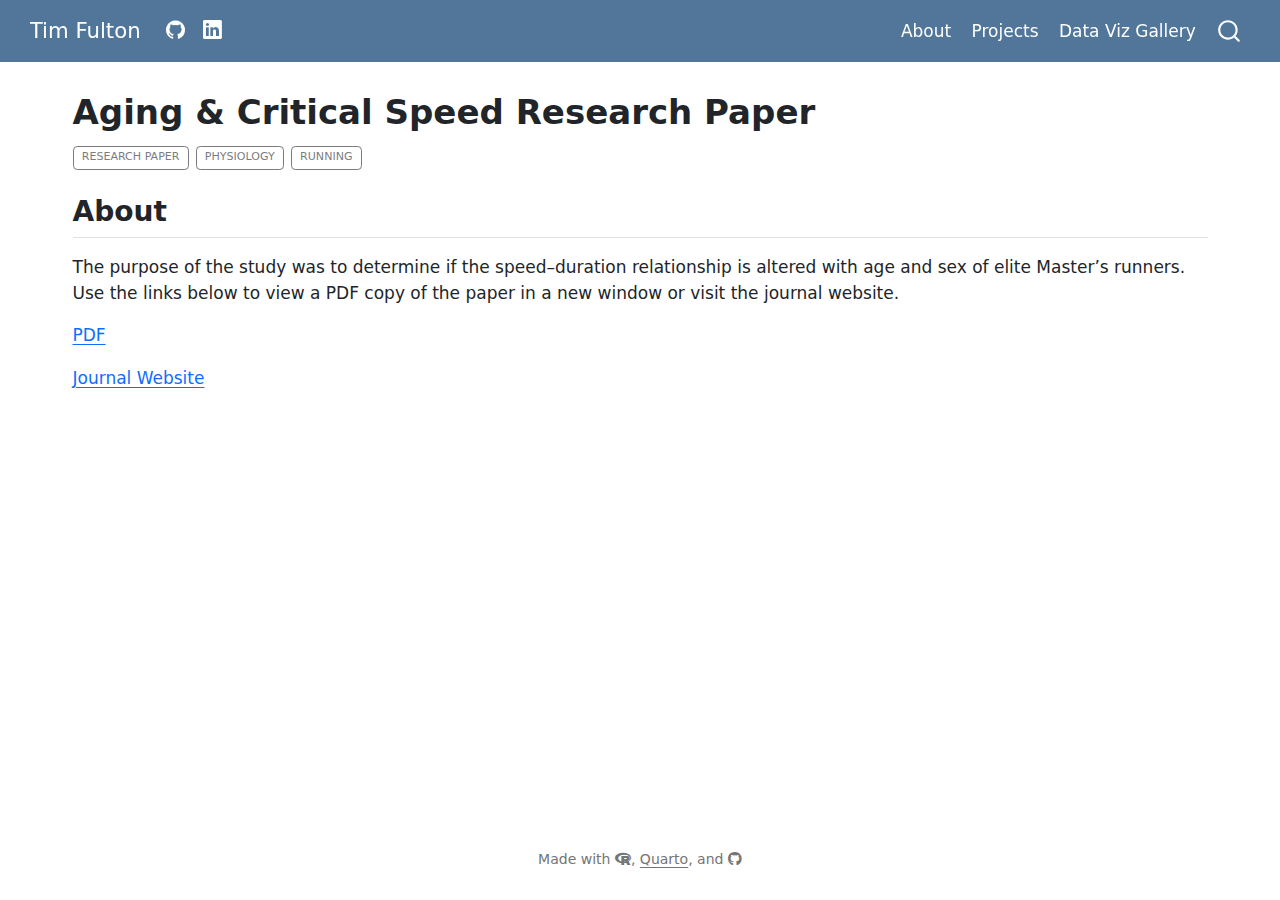
<file: docs/projects/aging_cs/aging_cs.html>
<!DOCTYPE html>
<html xmlns="http://www.w3.org/1999/xhtml" lang="en" xml:lang="en"><head>

<meta charset="utf-8">
<meta name="generator" content="quarto-1.5.57">

<meta name="viewport" content="width=device-width, initial-scale=1.0, user-scalable=yes">


<title>Aging &amp; Critical Speed Research Paper – Tim Fulton</title>
<style>
code{white-space: pre-wrap;}
span.smallcaps{font-variant: small-caps;}
div.columns{display: flex; gap: min(4vw, 1.5em);}
div.column{flex: auto; overflow-x: auto;}
div.hanging-indent{margin-left: 1.5em; text-indent: -1.5em;}
ul.task-list{list-style: none;}
ul.task-list li input[type="checkbox"] {
  width: 0.8em;
  margin: 0 0.8em 0.2em -1em; /* quarto-specific, see https://github.com/quarto-dev/quarto-cli/issues/4556 */ 
  vertical-align: middle;
}
</style>


<script src="../../site_libs/quarto-nav/quarto-nav.js"></script>
<script src="../../site_libs/quarto-nav/headroom.min.js"></script>
<script src="../../site_libs/clipboard/clipboard.min.js"></script>
<script src="../../site_libs/quarto-search/autocomplete.umd.js"></script>
<script src="../../site_libs/quarto-search/fuse.min.js"></script>
<script src="../../site_libs/quarto-search/quarto-search.js"></script>
<meta name="quarto:offset" content="../../">
<script src="../../site_libs/quarto-html/quarto.js"></script>
<script src="../../site_libs/quarto-html/popper.min.js"></script>
<script src="../../site_libs/quarto-html/tippy.umd.min.js"></script>
<script src="../../site_libs/quarto-html/anchor.min.js"></script>
<link href="../../site_libs/quarto-html/tippy.css" rel="stylesheet">
<link href="../../site_libs/quarto-html/quarto-syntax-highlighting.css" rel="stylesheet" id="quarto-text-highlighting-styles">
<script src="../../site_libs/bootstrap/bootstrap.min.js"></script>
<link href="../../site_libs/bootstrap/bootstrap-icons.css" rel="stylesheet">
<link href="../../site_libs/bootstrap/bootstrap.min.css" rel="stylesheet" id="quarto-bootstrap" data-mode="light">
<link href="../../site_libs/quarto-contrib/fontawesome6-1.2.0/all.min.css" rel="stylesheet">
<link href="../../site_libs/quarto-contrib/fontawesome6-1.2.0/latex-fontsize.css" rel="stylesheet">
<script id="quarto-search-options" type="application/json">{
  "location": "navbar",
  "copy-button": false,
  "collapse-after": 3,
  "panel-placement": "end",
  "type": "overlay",
  "limit": 50,
  "keyboard-shortcut": [
    "f",
    "/",
    "s"
  ],
  "show-item-context": false,
  "language": {
    "search-no-results-text": "No results",
    "search-matching-documents-text": "matching documents",
    "search-copy-link-title": "Copy link to search",
    "search-hide-matches-text": "Hide additional matches",
    "search-more-match-text": "more match in this document",
    "search-more-matches-text": "more matches in this document",
    "search-clear-button-title": "Clear",
    "search-text-placeholder": "",
    "search-detached-cancel-button-title": "Cancel",
    "search-submit-button-title": "Submit",
    "search-label": "Search"
  }
}</script>


<meta property="og:title" content="Aging &amp; Critical Speed Research Paper – Tim Fulton">
<meta property="og:description" content="">
<meta property="og:image" content="aging_cs_image3.png">
<meta property="og:site_name" content="Tim Fulton">
</head>

<body class="nav-fixed">

<div id="quarto-search-results"></div>
  <header id="quarto-header" class="headroom fixed-top">
    <nav class="navbar navbar-expand-lg " data-bs-theme="dark">
      <div class="navbar-container container-fluid">
      <div class="navbar-brand-container mx-auto">
    <a class="navbar-brand" href="../../index.html">
    <span class="navbar-title">Tim Fulton</span>
    </a>
  </div>
            <div id="quarto-search" class="" title="Search"></div>
          <button class="navbar-toggler" type="button" data-bs-toggle="collapse" data-bs-target="#navbarCollapse" aria-controls="navbarCollapse" role="menu" aria-expanded="false" aria-label="Toggle navigation" onclick="if (window.quartoToggleHeadroom) { window.quartoToggleHeadroom(); }">
  <span class="navbar-toggler-icon"></span>
</button>
          <div class="collapse navbar-collapse" id="navbarCollapse">
            <ul class="navbar-nav navbar-nav-scroll me-auto">
  <li class="nav-item compact">
    <a class="nav-link" href="https://github.com/timfulton1" target="_blank"> <i class="bi bi-github" role="img">
</i> 
<span class="menu-text"></span></a>
  </li>  
  <li class="nav-item compact">
    <a class="nav-link" href="https://linkedin.com/in/timothyjfulton" target="_blank"> <i class="bi bi-linkedin" role="img">
</i> 
<span class="menu-text"></span></a>
  </li>  
</ul>
            <ul class="navbar-nav navbar-nav-scroll ms-auto">
  <li class="nav-item">
    <a class="nav-link" href="../../index.html"> 
<span class="menu-text">About</span></a>
  </li>  
  <li class="nav-item">
    <a class="nav-link" href="../../projects/projects.html"> 
<span class="menu-text">Projects</span></a>
  </li>  
  <li class="nav-item">
    <a class="nav-link" href="../../data_viz_gallery/data_viz_gallery.html"> 
<span class="menu-text">Data Viz Gallery</span></a>
  </li>  
</ul>
          </div> <!-- /navcollapse -->
            <div class="quarto-navbar-tools">
</div>
      </div> <!-- /container-fluid -->
    </nav>
</header>
<!-- content -->
<div id="quarto-content" class="quarto-container page-columns page-rows-contents page-layout-full page-navbar">
<!-- sidebar -->
<!-- margin-sidebar -->
    
<!-- main -->
<main class="content column-page" id="quarto-document-content">

<header id="title-block-header" class="quarto-title-block default">
<div class="quarto-title">
<h1 class="title">Aging &amp; Critical Speed Research Paper</h1>
  <div class="quarto-categories">
    <div class="quarto-category">Research Paper</div>
    <div class="quarto-category">Physiology</div>
    <div class="quarto-category">Running</div>
  </div>
  </div>



<div class="quarto-title-meta column-page">

    
  
    
  </div>
  


</header>


<section id="about" class="level2">
<h2 class="anchored" data-anchor-id="about">About</h2>
<p>The purpose of the study was to determine if the speed–duration relationship is altered with age and sex of elite Master’s runners. Use the links below to view a PDF copy of the paper in a new window or visit the journal website.</p>
<p><a href="aging_cs.pdf" target="_blank">PDF</a></p>
<p><a href="https://journals.lww.com/acsm-msse/fulltext/2023/05000/sex_differences_in_the_speed_duration_relationship.16.aspx" target="_blank" title="https://journals.lww.com/acsm-msse/fulltext/2023/05000/sex_differences_in_the_speed_duration_relationship.16.aspx">Journal Website</a></p>


</section>

</main> <!-- /main -->
<script id="quarto-html-after-body" type="application/javascript">
window.document.addEventListener("DOMContentLoaded", function (event) {
  const toggleBodyColorMode = (bsSheetEl) => {
    const mode = bsSheetEl.getAttribute("data-mode");
    const bodyEl = window.document.querySelector("body");
    if (mode === "dark") {
      bodyEl.classList.add("quarto-dark");
      bodyEl.classList.remove("quarto-light");
    } else {
      bodyEl.classList.add("quarto-light");
      bodyEl.classList.remove("quarto-dark");
    }
  }
  const toggleBodyColorPrimary = () => {
    const bsSheetEl = window.document.querySelector("link#quarto-bootstrap");
    if (bsSheetEl) {
      toggleBodyColorMode(bsSheetEl);
    }
  }
  toggleBodyColorPrimary();  
  const icon = "";
  const anchorJS = new window.AnchorJS();
  anchorJS.options = {
    placement: 'right',
    icon: icon
  };
  anchorJS.add('.anchored');
  const isCodeAnnotation = (el) => {
    for (const clz of el.classList) {
      if (clz.startsWith('code-annotation-')) {                     
        return true;
      }
    }
    return false;
  }
  const onCopySuccess = function(e) {
    // button target
    const button = e.trigger;
    // don't keep focus
    button.blur();
    // flash "checked"
    button.classList.add('code-copy-button-checked');
    var currentTitle = button.getAttribute("title");
    button.setAttribute("title", "Copied!");
    let tooltip;
    if (window.bootstrap) {
      button.setAttribute("data-bs-toggle", "tooltip");
      button.setAttribute("data-bs-placement", "left");
      button.setAttribute("data-bs-title", "Copied!");
      tooltip = new bootstrap.Tooltip(button, 
        { trigger: "manual", 
          customClass: "code-copy-button-tooltip",
          offset: [0, -8]});
      tooltip.show();    
    }
    setTimeout(function() {
      if (tooltip) {
        tooltip.hide();
        button.removeAttribute("data-bs-title");
        button.removeAttribute("data-bs-toggle");
        button.removeAttribute("data-bs-placement");
      }
      button.setAttribute("title", currentTitle);
      button.classList.remove('code-copy-button-checked');
    }, 1000);
    // clear code selection
    e.clearSelection();
  }
  const getTextToCopy = function(trigger) {
      const codeEl = trigger.previousElementSibling.cloneNode(true);
      for (const childEl of codeEl.children) {
        if (isCodeAnnotation(childEl)) {
          childEl.remove();
        }
      }
      return codeEl.innerText;
  }
  const clipboard = new window.ClipboardJS('.code-copy-button:not([data-in-quarto-modal])', {
    text: getTextToCopy
  });
  clipboard.on('success', onCopySuccess);
  if (window.document.getElementById('quarto-embedded-source-code-modal')) {
    // For code content inside modals, clipBoardJS needs to be initialized with a container option
    // TODO: Check when it could be a function (https://github.com/zenorocha/clipboard.js/issues/860)
    const clipboardModal = new window.ClipboardJS('.code-copy-button[data-in-quarto-modal]', {
      text: getTextToCopy,
      container: window.document.getElementById('quarto-embedded-source-code-modal')
    });
    clipboardModal.on('success', onCopySuccess);
  }
    var localhostRegex = new RegExp(/^(?:http|https):\/\/localhost\:?[0-9]*\//);
    var mailtoRegex = new RegExp(/^mailto:/);
      var filterRegex = new RegExp('/' + window.location.host + '/');
    var isInternal = (href) => {
        return filterRegex.test(href) || localhostRegex.test(href) || mailtoRegex.test(href);
    }
    // Inspect non-navigation links and adorn them if external
 	var links = window.document.querySelectorAll('a[href]:not(.nav-link):not(.navbar-brand):not(.toc-action):not(.sidebar-link):not(.sidebar-item-toggle):not(.pagination-link):not(.no-external):not([aria-hidden]):not(.dropdown-item):not(.quarto-navigation-tool):not(.about-link)');
    for (var i=0; i<links.length; i++) {
      const link = links[i];
      if (!isInternal(link.href)) {
        // undo the damage that might have been done by quarto-nav.js in the case of
        // links that we want to consider external
        if (link.dataset.originalHref !== undefined) {
          link.href = link.dataset.originalHref;
        }
      }
    }
  function tippyHover(el, contentFn, onTriggerFn, onUntriggerFn) {
    const config = {
      allowHTML: true,
      maxWidth: 500,
      delay: 100,
      arrow: false,
      appendTo: function(el) {
          return el.parentElement;
      },
      interactive: true,
      interactiveBorder: 10,
      theme: 'quarto',
      placement: 'bottom-start',
    };
    if (contentFn) {
      config.content = contentFn;
    }
    if (onTriggerFn) {
      config.onTrigger = onTriggerFn;
    }
    if (onUntriggerFn) {
      config.onUntrigger = onUntriggerFn;
    }
    window.tippy(el, config); 
  }
  const noterefs = window.document.querySelectorAll('a[role="doc-noteref"]');
  for (var i=0; i<noterefs.length; i++) {
    const ref = noterefs[i];
    tippyHover(ref, function() {
      // use id or data attribute instead here
      let href = ref.getAttribute('data-footnote-href') || ref.getAttribute('href');
      try { href = new URL(href).hash; } catch {}
      const id = href.replace(/^#\/?/, "");
      const note = window.document.getElementById(id);
      if (note) {
        return note.innerHTML;
      } else {
        return "";
      }
    });
  }
  const xrefs = window.document.querySelectorAll('a.quarto-xref');
  const processXRef = (id, note) => {
    // Strip column container classes
    const stripColumnClz = (el) => {
      el.classList.remove("page-full", "page-columns");
      if (el.children) {
        for (const child of el.children) {
          stripColumnClz(child);
        }
      }
    }
    stripColumnClz(note)
    if (id === null || id.startsWith('sec-')) {
      // Special case sections, only their first couple elements
      const container = document.createElement("div");
      if (note.children && note.children.length > 2) {
        container.appendChild(note.children[0].cloneNode(true));
        for (let i = 1; i < note.children.length; i++) {
          const child = note.children[i];
          if (child.tagName === "P" && child.innerText === "") {
            continue;
          } else {
            container.appendChild(child.cloneNode(true));
            break;
          }
        }
        if (window.Quarto?.typesetMath) {
          window.Quarto.typesetMath(container);
        }
        return container.innerHTML
      } else {
        if (window.Quarto?.typesetMath) {
          window.Quarto.typesetMath(note);
        }
        return note.innerHTML;
      }
    } else {
      // Remove any anchor links if they are present
      const anchorLink = note.querySelector('a.anchorjs-link');
      if (anchorLink) {
        anchorLink.remove();
      }
      if (window.Quarto?.typesetMath) {
        window.Quarto.typesetMath(note);
      }
      // TODO in 1.5, we should make sure this works without a callout special case
      if (note.classList.contains("callout")) {
        return note.outerHTML;
      } else {
        return note.innerHTML;
      }
    }
  }
  for (var i=0; i<xrefs.length; i++) {
    const xref = xrefs[i];
    tippyHover(xref, undefined, function(instance) {
      instance.disable();
      let url = xref.getAttribute('href');
      let hash = undefined; 
      if (url.startsWith('#')) {
        hash = url;
      } else {
        try { hash = new URL(url).hash; } catch {}
      }
      if (hash) {
        const id = hash.replace(/^#\/?/, "");
        const note = window.document.getElementById(id);
        if (note !== null) {
          try {
            const html = processXRef(id, note.cloneNode(true));
            instance.setContent(html);
          } finally {
            instance.enable();
            instance.show();
          }
        } else {
          // See if we can fetch this
          fetch(url.split('#')[0])
          .then(res => res.text())
          .then(html => {
            const parser = new DOMParser();
            const htmlDoc = parser.parseFromString(html, "text/html");
            const note = htmlDoc.getElementById(id);
            if (note !== null) {
              const html = processXRef(id, note);
              instance.setContent(html);
            } 
          }).finally(() => {
            instance.enable();
            instance.show();
          });
        }
      } else {
        // See if we can fetch a full url (with no hash to target)
        // This is a special case and we should probably do some content thinning / targeting
        fetch(url)
        .then(res => res.text())
        .then(html => {
          const parser = new DOMParser();
          const htmlDoc = parser.parseFromString(html, "text/html");
          const note = htmlDoc.querySelector('main.content');
          if (note !== null) {
            // This should only happen for chapter cross references
            // (since there is no id in the URL)
            // remove the first header
            if (note.children.length > 0 && note.children[0].tagName === "HEADER") {
              note.children[0].remove();
            }
            const html = processXRef(null, note);
            instance.setContent(html);
          } 
        }).finally(() => {
          instance.enable();
          instance.show();
        });
      }
    }, function(instance) {
    });
  }
      let selectedAnnoteEl;
      const selectorForAnnotation = ( cell, annotation) => {
        let cellAttr = 'data-code-cell="' + cell + '"';
        let lineAttr = 'data-code-annotation="' +  annotation + '"';
        const selector = 'span[' + cellAttr + '][' + lineAttr + ']';
        return selector;
      }
      const selectCodeLines = (annoteEl) => {
        const doc = window.document;
        const targetCell = annoteEl.getAttribute("data-target-cell");
        const targetAnnotation = annoteEl.getAttribute("data-target-annotation");
        const annoteSpan = window.document.querySelector(selectorForAnnotation(targetCell, targetAnnotation));
        const lines = annoteSpan.getAttribute("data-code-lines").split(",");
        const lineIds = lines.map((line) => {
          return targetCell + "-" + line;
        })
        let top = null;
        let height = null;
        let parent = null;
        if (lineIds.length > 0) {
            //compute the position of the single el (top and bottom and make a div)
            const el = window.document.getElementById(lineIds[0]);
            top = el.offsetTop;
            height = el.offsetHeight;
            parent = el.parentElement.parentElement;
          if (lineIds.length > 1) {
            const lastEl = window.document.getElementById(lineIds[lineIds.length - 1]);
            const bottom = lastEl.offsetTop + lastEl.offsetHeight;
            height = bottom - top;
          }
          if (top !== null && height !== null && parent !== null) {
            // cook up a div (if necessary) and position it 
            let div = window.document.getElementById("code-annotation-line-highlight");
            if (div === null) {
              div = window.document.createElement("div");
              div.setAttribute("id", "code-annotation-line-highlight");
              div.style.position = 'absolute';
              parent.appendChild(div);
            }
            div.style.top = top - 2 + "px";
            div.style.height = height + 4 + "px";
            div.style.left = 0;
            let gutterDiv = window.document.getElementById("code-annotation-line-highlight-gutter");
            if (gutterDiv === null) {
              gutterDiv = window.document.createElement("div");
              gutterDiv.setAttribute("id", "code-annotation-line-highlight-gutter");
              gutterDiv.style.position = 'absolute';
              const codeCell = window.document.getElementById(targetCell);
              const gutter = codeCell.querySelector('.code-annotation-gutter');
              gutter.appendChild(gutterDiv);
            }
            gutterDiv.style.top = top - 2 + "px";
            gutterDiv.style.height = height + 4 + "px";
          }
          selectedAnnoteEl = annoteEl;
        }
      };
      const unselectCodeLines = () => {
        const elementsIds = ["code-annotation-line-highlight", "code-annotation-line-highlight-gutter"];
        elementsIds.forEach((elId) => {
          const div = window.document.getElementById(elId);
          if (div) {
            div.remove();
          }
        });
        selectedAnnoteEl = undefined;
      };
        // Handle positioning of the toggle
    window.addEventListener(
      "resize",
      throttle(() => {
        elRect = undefined;
        if (selectedAnnoteEl) {
          selectCodeLines(selectedAnnoteEl);
        }
      }, 10)
    );
    function throttle(fn, ms) {
    let throttle = false;
    let timer;
      return (...args) => {
        if(!throttle) { // first call gets through
            fn.apply(this, args);
            throttle = true;
        } else { // all the others get throttled
            if(timer) clearTimeout(timer); // cancel #2
            timer = setTimeout(() => {
              fn.apply(this, args);
              timer = throttle = false;
            }, ms);
        }
      };
    }
      // Attach click handler to the DT
      const annoteDls = window.document.querySelectorAll('dt[data-target-cell]');
      for (const annoteDlNode of annoteDls) {
        annoteDlNode.addEventListener('click', (event) => {
          const clickedEl = event.target;
          if (clickedEl !== selectedAnnoteEl) {
            unselectCodeLines();
            const activeEl = window.document.querySelector('dt[data-target-cell].code-annotation-active');
            if (activeEl) {
              activeEl.classList.remove('code-annotation-active');
            }
            selectCodeLines(clickedEl);
            clickedEl.classList.add('code-annotation-active');
          } else {
            // Unselect the line
            unselectCodeLines();
            clickedEl.classList.remove('code-annotation-active');
          }
        });
      }
  const findCites = (el) => {
    const parentEl = el.parentElement;
    if (parentEl) {
      const cites = parentEl.dataset.cites;
      if (cites) {
        return {
          el,
          cites: cites.split(' ')
        };
      } else {
        return findCites(el.parentElement)
      }
    } else {
      return undefined;
    }
  };
  var bibliorefs = window.document.querySelectorAll('a[role="doc-biblioref"]');
  for (var i=0; i<bibliorefs.length; i++) {
    const ref = bibliorefs[i];
    const citeInfo = findCites(ref);
    if (citeInfo) {
      tippyHover(citeInfo.el, function() {
        var popup = window.document.createElement('div');
        citeInfo.cites.forEach(function(cite) {
          var citeDiv = window.document.createElement('div');
          citeDiv.classList.add('hanging-indent');
          citeDiv.classList.add('csl-entry');
          var biblioDiv = window.document.getElementById('ref-' + cite);
          if (biblioDiv) {
            citeDiv.innerHTML = biblioDiv.innerHTML;
          }
          popup.appendChild(citeDiv);
        });
        return popup.innerHTML;
      });
    }
  }
});
</script>
</div> <!-- /content -->
<footer class="footer">
  <div class="nav-footer">
    <div class="nav-footer-left">
      &nbsp;
    </div>   
    <div class="nav-footer-center">
<p>Made with <a href="https://www.r-project.org/about.html" target="_blank"><i class="fa-brands fa-r-project" title="R Project" aria-label="r-project"></i></a>, <a href="https://quarto.org/" target="_blannk">Quarto</a>, and <a href="https://github.com/timfulton1" target="_blank"><i class="fa-brands fa-github" title="GitHub octocat logo" aria-label="github"></i></a></p>
</div>
    <div class="nav-footer-right">
      &nbsp;
    </div>
  </div>
</footer>




</body></html>
</file>
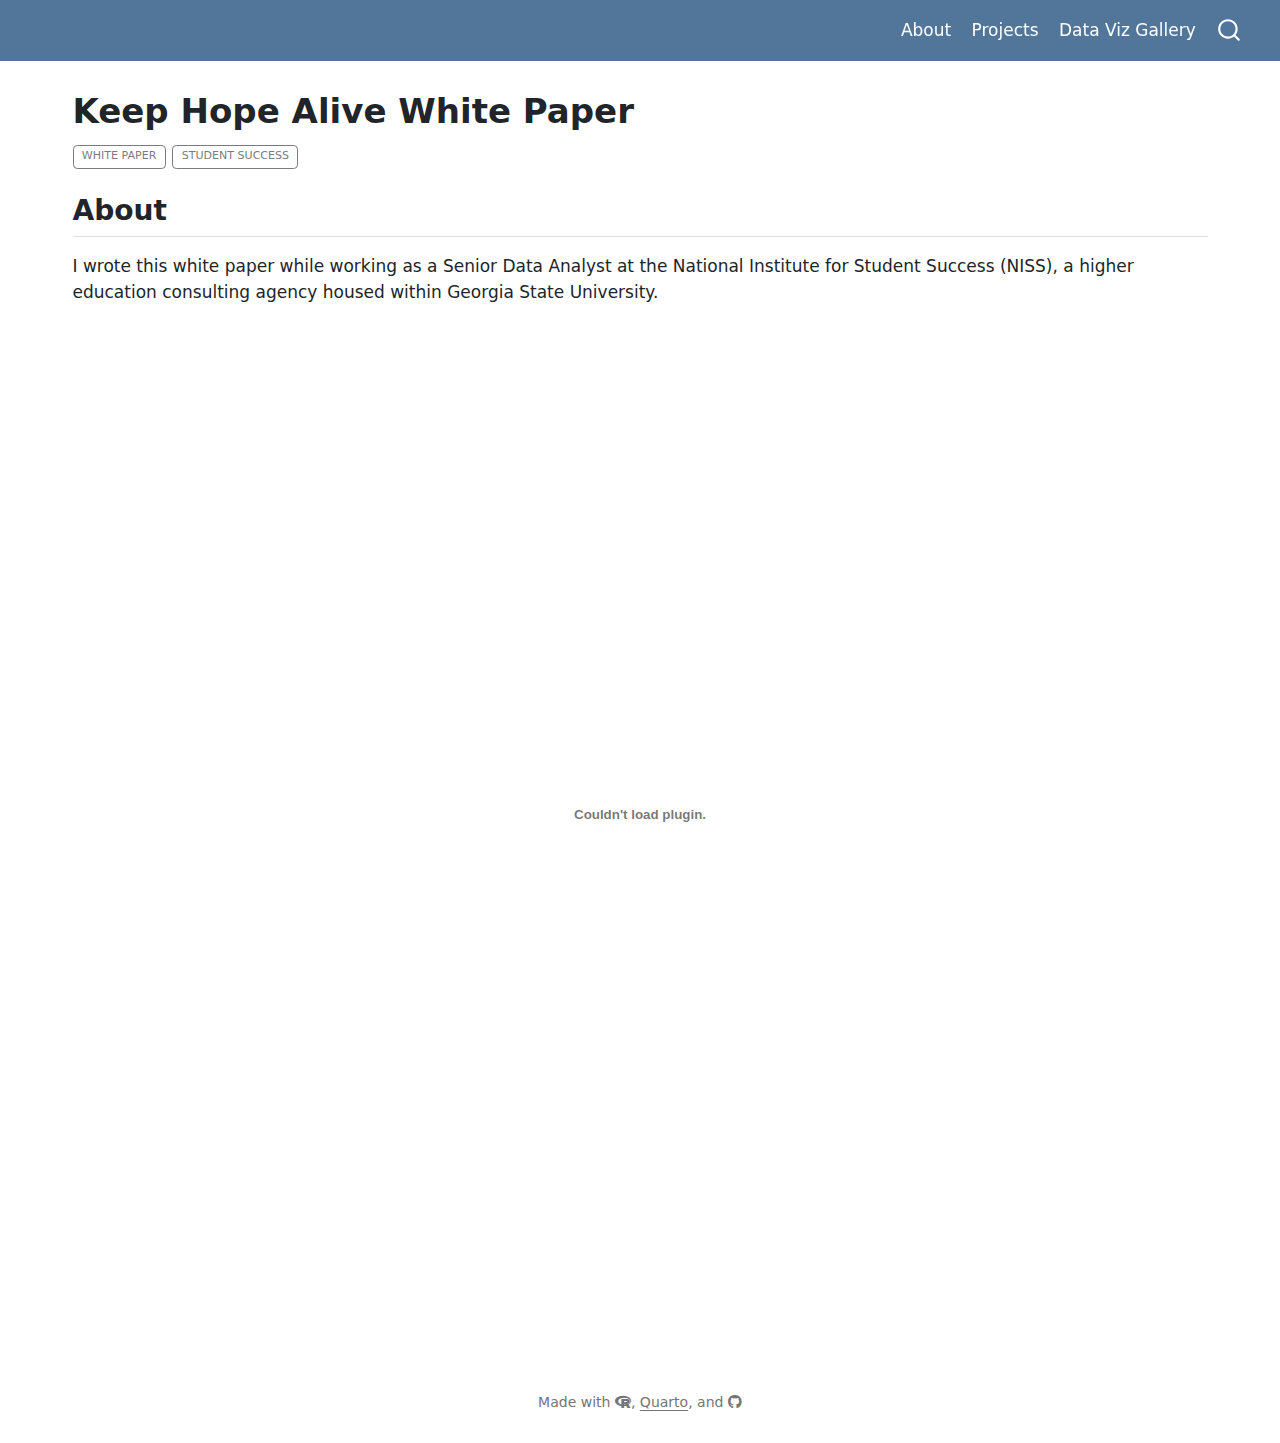
<file: docs/projects/keep_hope_alive/keep_hope_alive.html>
<!DOCTYPE html>
<html xmlns="http://www.w3.org/1999/xhtml" lang="en" xml:lang="en"><head>

<meta charset="utf-8">
<meta name="generator" content="quarto-1.5.57">

<meta name="viewport" content="width=device-width, initial-scale=1.0, user-scalable=yes">


<title>Keep Hope Alive White Paper</title>
<style>
code{white-space: pre-wrap;}
span.smallcaps{font-variant: small-caps;}
div.columns{display: flex; gap: min(4vw, 1.5em);}
div.column{flex: auto; overflow-x: auto;}
div.hanging-indent{margin-left: 1.5em; text-indent: -1.5em;}
ul.task-list{list-style: none;}
ul.task-list li input[type="checkbox"] {
  width: 0.8em;
  margin: 0 0.8em 0.2em -1em; /* quarto-specific, see https://github.com/quarto-dev/quarto-cli/issues/4556 */ 
  vertical-align: middle;
}
</style>


<script src="../../site_libs/quarto-nav/quarto-nav.js"></script>
<script src="../../site_libs/quarto-nav/headroom.min.js"></script>
<script src="../../site_libs/clipboard/clipboard.min.js"></script>
<script src="../../site_libs/quarto-search/autocomplete.umd.js"></script>
<script src="../../site_libs/quarto-search/fuse.min.js"></script>
<script src="../../site_libs/quarto-search/quarto-search.js"></script>
<meta name="quarto:offset" content="../../">
<script src="../../site_libs/quarto-html/quarto.js"></script>
<script src="../../site_libs/quarto-html/popper.min.js"></script>
<script src="../../site_libs/quarto-html/tippy.umd.min.js"></script>
<script src="../../site_libs/quarto-html/anchor.min.js"></script>
<link href="../../site_libs/quarto-html/tippy.css" rel="stylesheet">
<link href="../../site_libs/quarto-html/quarto-syntax-highlighting.css" rel="stylesheet" id="quarto-text-highlighting-styles">
<script src="../../site_libs/bootstrap/bootstrap.min.js"></script>
<link href="../../site_libs/bootstrap/bootstrap-icons.css" rel="stylesheet">
<link href="../../site_libs/bootstrap/bootstrap.min.css" rel="stylesheet" id="quarto-bootstrap" data-mode="light">
<link href="../../site_libs/quarto-contrib/fontawesome6-1.2.0/all.min.css" rel="stylesheet">
<link href="../../site_libs/quarto-contrib/fontawesome6-1.2.0/latex-fontsize.css" rel="stylesheet">
<script id="quarto-search-options" type="application/json">{
  "location": "navbar",
  "copy-button": false,
  "collapse-after": 3,
  "panel-placement": "end",
  "type": "overlay",
  "limit": 50,
  "keyboard-shortcut": [
    "f",
    "/",
    "s"
  ],
  "show-item-context": false,
  "language": {
    "search-no-results-text": "No results",
    "search-matching-documents-text": "matching documents",
    "search-copy-link-title": "Copy link to search",
    "search-hide-matches-text": "Hide additional matches",
    "search-more-match-text": "more match in this document",
    "search-more-matches-text": "more matches in this document",
    "search-clear-button-title": "Clear",
    "search-text-placeholder": "",
    "search-detached-cancel-button-title": "Cancel",
    "search-submit-button-title": "Submit",
    "search-label": "Search"
  }
}</script>


<meta property="og:title" content="Keep Hope Alive White Paper">
<meta property="og:description" content="">
<meta property="og:image" content="keep_hope_alive_image.png">
</head>

<body class="nav-fixed">

<div id="quarto-search-results"></div>
  <header id="quarto-header" class="headroom fixed-top">
    <nav class="navbar navbar-expand-lg " data-bs-theme="dark">
      <div class="navbar-container container-fluid">
            <div id="quarto-search" class="" title="Search"></div>
          <button class="navbar-toggler" type="button" data-bs-toggle="collapse" data-bs-target="#navbarCollapse" aria-controls="navbarCollapse" role="menu" aria-expanded="false" aria-label="Toggle navigation" onclick="if (window.quartoToggleHeadroom) { window.quartoToggleHeadroom(); }">
  <span class="navbar-toggler-icon"></span>
</button>
          <div class="collapse navbar-collapse" id="navbarCollapse">
            <ul class="navbar-nav navbar-nav-scroll ms-auto">
  <li class="nav-item">
    <a class="nav-link" href="../../index.html"> 
<span class="menu-text">About</span></a>
  </li>  
  <li class="nav-item">
    <a class="nav-link" href="../../projects/projects.html"> 
<span class="menu-text">Projects</span></a>
  </li>  
  <li class="nav-item">
    <a class="nav-link" href="../../data_viz_gallery/data_viz_gallery.html"> 
<span class="menu-text">Data Viz Gallery</span></a>
  </li>  
</ul>
          </div> <!-- /navcollapse -->
            <div class="quarto-navbar-tools">
</div>
      </div> <!-- /container-fluid -->
    </nav>
</header>
<!-- content -->
<div id="quarto-content" class="quarto-container page-columns page-rows-contents page-layout-full page-navbar">
<!-- sidebar -->
<!-- margin-sidebar -->
    
<!-- main -->
<main class="content column-page" id="quarto-document-content">

<header id="title-block-header" class="quarto-title-block default">
<div class="quarto-title">
<h1 class="title">Keep Hope Alive White Paper</h1>
  <div class="quarto-categories">
    <div class="quarto-category">White Paper</div>
    <div class="quarto-category">Student Success</div>
  </div>
  </div>



<div class="quarto-title-meta column-page">

    
  
    
  </div>
  


</header>


<section id="about" class="level2">
<h2 class="anchored" data-anchor-id="about">About</h2>
<p>I wrote this white paper while working as a Senior Data Analyst at the National Institute for Student Success (NISS), a higher education consulting agency housed within Georgia State University.</p>
<p><br></p>
<div class="quarto-figure quarto-figure-center">
<figure class="figure">
<p><embed src="KHA_Report.pdf" class="quarto-figure quarto-figure-center" style="width:65.0%" height="900"></p>
</figure>
</div>


</section>

</main> <!-- /main -->
<script id="quarto-html-after-body" type="application/javascript">
window.document.addEventListener("DOMContentLoaded", function (event) {
  const toggleBodyColorMode = (bsSheetEl) => {
    const mode = bsSheetEl.getAttribute("data-mode");
    const bodyEl = window.document.querySelector("body");
    if (mode === "dark") {
      bodyEl.classList.add("quarto-dark");
      bodyEl.classList.remove("quarto-light");
    } else {
      bodyEl.classList.add("quarto-light");
      bodyEl.classList.remove("quarto-dark");
    }
  }
  const toggleBodyColorPrimary = () => {
    const bsSheetEl = window.document.querySelector("link#quarto-bootstrap");
    if (bsSheetEl) {
      toggleBodyColorMode(bsSheetEl);
    }
  }
  toggleBodyColorPrimary();  
  const icon = "";
  const anchorJS = new window.AnchorJS();
  anchorJS.options = {
    placement: 'right',
    icon: icon
  };
  anchorJS.add('.anchored');
  const isCodeAnnotation = (el) => {
    for (const clz of el.classList) {
      if (clz.startsWith('code-annotation-')) {                     
        return true;
      }
    }
    return false;
  }
  const onCopySuccess = function(e) {
    // button target
    const button = e.trigger;
    // don't keep focus
    button.blur();
    // flash "checked"
    button.classList.add('code-copy-button-checked');
    var currentTitle = button.getAttribute("title");
    button.setAttribute("title", "Copied!");
    let tooltip;
    if (window.bootstrap) {
      button.setAttribute("data-bs-toggle", "tooltip");
      button.setAttribute("data-bs-placement", "left");
      button.setAttribute("data-bs-title", "Copied!");
      tooltip = new bootstrap.Tooltip(button, 
        { trigger: "manual", 
          customClass: "code-copy-button-tooltip",
          offset: [0, -8]});
      tooltip.show();    
    }
    setTimeout(function() {
      if (tooltip) {
        tooltip.hide();
        button.removeAttribute("data-bs-title");
        button.removeAttribute("data-bs-toggle");
        button.removeAttribute("data-bs-placement");
      }
      button.setAttribute("title", currentTitle);
      button.classList.remove('code-copy-button-checked');
    }, 1000);
    // clear code selection
    e.clearSelection();
  }
  const getTextToCopy = function(trigger) {
      const codeEl = trigger.previousElementSibling.cloneNode(true);
      for (const childEl of codeEl.children) {
        if (isCodeAnnotation(childEl)) {
          childEl.remove();
        }
      }
      return codeEl.innerText;
  }
  const clipboard = new window.ClipboardJS('.code-copy-button:not([data-in-quarto-modal])', {
    text: getTextToCopy
  });
  clipboard.on('success', onCopySuccess);
  if (window.document.getElementById('quarto-embedded-source-code-modal')) {
    // For code content inside modals, clipBoardJS needs to be initialized with a container option
    // TODO: Check when it could be a function (https://github.com/zenorocha/clipboard.js/issues/860)
    const clipboardModal = new window.ClipboardJS('.code-copy-button[data-in-quarto-modal]', {
      text: getTextToCopy,
      container: window.document.getElementById('quarto-embedded-source-code-modal')
    });
    clipboardModal.on('success', onCopySuccess);
  }
    var localhostRegex = new RegExp(/^(?:http|https):\/\/localhost\:?[0-9]*\//);
    var mailtoRegex = new RegExp(/^mailto:/);
      var filterRegex = new RegExp('/' + window.location.host + '/');
    var isInternal = (href) => {
        return filterRegex.test(href) || localhostRegex.test(href) || mailtoRegex.test(href);
    }
    // Inspect non-navigation links and adorn them if external
 	var links = window.document.querySelectorAll('a[href]:not(.nav-link):not(.navbar-brand):not(.toc-action):not(.sidebar-link):not(.sidebar-item-toggle):not(.pagination-link):not(.no-external):not([aria-hidden]):not(.dropdown-item):not(.quarto-navigation-tool):not(.about-link)');
    for (var i=0; i<links.length; i++) {
      const link = links[i];
      if (!isInternal(link.href)) {
        // undo the damage that might have been done by quarto-nav.js in the case of
        // links that we want to consider external
        if (link.dataset.originalHref !== undefined) {
          link.href = link.dataset.originalHref;
        }
      }
    }
  function tippyHover(el, contentFn, onTriggerFn, onUntriggerFn) {
    const config = {
      allowHTML: true,
      maxWidth: 500,
      delay: 100,
      arrow: false,
      appendTo: function(el) {
          return el.parentElement;
      },
      interactive: true,
      interactiveBorder: 10,
      theme: 'quarto',
      placement: 'bottom-start',
    };
    if (contentFn) {
      config.content = contentFn;
    }
    if (onTriggerFn) {
      config.onTrigger = onTriggerFn;
    }
    if (onUntriggerFn) {
      config.onUntrigger = onUntriggerFn;
    }
    window.tippy(el, config); 
  }
  const noterefs = window.document.querySelectorAll('a[role="doc-noteref"]');
  for (var i=0; i<noterefs.length; i++) {
    const ref = noterefs[i];
    tippyHover(ref, function() {
      // use id or data attribute instead here
      let href = ref.getAttribute('data-footnote-href') || ref.getAttribute('href');
      try { href = new URL(href).hash; } catch {}
      const id = href.replace(/^#\/?/, "");
      const note = window.document.getElementById(id);
      if (note) {
        return note.innerHTML;
      } else {
        return "";
      }
    });
  }
  const xrefs = window.document.querySelectorAll('a.quarto-xref');
  const processXRef = (id, note) => {
    // Strip column container classes
    const stripColumnClz = (el) => {
      el.classList.remove("page-full", "page-columns");
      if (el.children) {
        for (const child of el.children) {
          stripColumnClz(child);
        }
      }
    }
    stripColumnClz(note)
    if (id === null || id.startsWith('sec-')) {
      // Special case sections, only their first couple elements
      const container = document.createElement("div");
      if (note.children && note.children.length > 2) {
        container.appendChild(note.children[0].cloneNode(true));
        for (let i = 1; i < note.children.length; i++) {
          const child = note.children[i];
          if (child.tagName === "P" && child.innerText === "") {
            continue;
          } else {
            container.appendChild(child.cloneNode(true));
            break;
          }
        }
        if (window.Quarto?.typesetMath) {
          window.Quarto.typesetMath(container);
        }
        return container.innerHTML
      } else {
        if (window.Quarto?.typesetMath) {
          window.Quarto.typesetMath(note);
        }
        return note.innerHTML;
      }
    } else {
      // Remove any anchor links if they are present
      const anchorLink = note.querySelector('a.anchorjs-link');
      if (anchorLink) {
        anchorLink.remove();
      }
      if (window.Quarto?.typesetMath) {
        window.Quarto.typesetMath(note);
      }
      // TODO in 1.5, we should make sure this works without a callout special case
      if (note.classList.contains("callout")) {
        return note.outerHTML;
      } else {
        return note.innerHTML;
      }
    }
  }
  for (var i=0; i<xrefs.length; i++) {
    const xref = xrefs[i];
    tippyHover(xref, undefined, function(instance) {
      instance.disable();
      let url = xref.getAttribute('href');
      let hash = undefined; 
      if (url.startsWith('#')) {
        hash = url;
      } else {
        try { hash = new URL(url).hash; } catch {}
      }
      if (hash) {
        const id = hash.replace(/^#\/?/, "");
        const note = window.document.getElementById(id);
        if (note !== null) {
          try {
            const html = processXRef(id, note.cloneNode(true));
            instance.setContent(html);
          } finally {
            instance.enable();
            instance.show();
          }
        } else {
          // See if we can fetch this
          fetch(url.split('#')[0])
          .then(res => res.text())
          .then(html => {
            const parser = new DOMParser();
            const htmlDoc = parser.parseFromString(html, "text/html");
            const note = htmlDoc.getElementById(id);
            if (note !== null) {
              const html = processXRef(id, note);
              instance.setContent(html);
            } 
          }).finally(() => {
            instance.enable();
            instance.show();
          });
        }
      } else {
        // See if we can fetch a full url (with no hash to target)
        // This is a special case and we should probably do some content thinning / targeting
        fetch(url)
        .then(res => res.text())
        .then(html => {
          const parser = new DOMParser();
          const htmlDoc = parser.parseFromString(html, "text/html");
          const note = htmlDoc.querySelector('main.content');
          if (note !== null) {
            // This should only happen for chapter cross references
            // (since there is no id in the URL)
            // remove the first header
            if (note.children.length > 0 && note.children[0].tagName === "HEADER") {
              note.children[0].remove();
            }
            const html = processXRef(null, note);
            instance.setContent(html);
          } 
        }).finally(() => {
          instance.enable();
          instance.show();
        });
      }
    }, function(instance) {
    });
  }
      let selectedAnnoteEl;
      const selectorForAnnotation = ( cell, annotation) => {
        let cellAttr = 'data-code-cell="' + cell + '"';
        let lineAttr = 'data-code-annotation="' +  annotation + '"';
        const selector = 'span[' + cellAttr + '][' + lineAttr + ']';
        return selector;
      }
      const selectCodeLines = (annoteEl) => {
        const doc = window.document;
        const targetCell = annoteEl.getAttribute("data-target-cell");
        const targetAnnotation = annoteEl.getAttribute("data-target-annotation");
        const annoteSpan = window.document.querySelector(selectorForAnnotation(targetCell, targetAnnotation));
        const lines = annoteSpan.getAttribute("data-code-lines").split(",");
        const lineIds = lines.map((line) => {
          return targetCell + "-" + line;
        })
        let top = null;
        let height = null;
        let parent = null;
        if (lineIds.length > 0) {
            //compute the position of the single el (top and bottom and make a div)
            const el = window.document.getElementById(lineIds[0]);
            top = el.offsetTop;
            height = el.offsetHeight;
            parent = el.parentElement.parentElement;
          if (lineIds.length > 1) {
            const lastEl = window.document.getElementById(lineIds[lineIds.length - 1]);
            const bottom = lastEl.offsetTop + lastEl.offsetHeight;
            height = bottom - top;
          }
          if (top !== null && height !== null && parent !== null) {
            // cook up a div (if necessary) and position it 
            let div = window.document.getElementById("code-annotation-line-highlight");
            if (div === null) {
              div = window.document.createElement("div");
              div.setAttribute("id", "code-annotation-line-highlight");
              div.style.position = 'absolute';
              parent.appendChild(div);
            }
            div.style.top = top - 2 + "px";
            div.style.height = height + 4 + "px";
            div.style.left = 0;
            let gutterDiv = window.document.getElementById("code-annotation-line-highlight-gutter");
            if (gutterDiv === null) {
              gutterDiv = window.document.createElement("div");
              gutterDiv.setAttribute("id", "code-annotation-line-highlight-gutter");
              gutterDiv.style.position = 'absolute';
              const codeCell = window.document.getElementById(targetCell);
              const gutter = codeCell.querySelector('.code-annotation-gutter');
              gutter.appendChild(gutterDiv);
            }
            gutterDiv.style.top = top - 2 + "px";
            gutterDiv.style.height = height + 4 + "px";
          }
          selectedAnnoteEl = annoteEl;
        }
      };
      const unselectCodeLines = () => {
        const elementsIds = ["code-annotation-line-highlight", "code-annotation-line-highlight-gutter"];
        elementsIds.forEach((elId) => {
          const div = window.document.getElementById(elId);
          if (div) {
            div.remove();
          }
        });
        selectedAnnoteEl = undefined;
      };
        // Handle positioning of the toggle
    window.addEventListener(
      "resize",
      throttle(() => {
        elRect = undefined;
        if (selectedAnnoteEl) {
          selectCodeLines(selectedAnnoteEl);
        }
      }, 10)
    );
    function throttle(fn, ms) {
    let throttle = false;
    let timer;
      return (...args) => {
        if(!throttle) { // first call gets through
            fn.apply(this, args);
            throttle = true;
        } else { // all the others get throttled
            if(timer) clearTimeout(timer); // cancel #2
            timer = setTimeout(() => {
              fn.apply(this, args);
              timer = throttle = false;
            }, ms);
        }
      };
    }
      // Attach click handler to the DT
      const annoteDls = window.document.querySelectorAll('dt[data-target-cell]');
      for (const annoteDlNode of annoteDls) {
        annoteDlNode.addEventListener('click', (event) => {
          const clickedEl = event.target;
          if (clickedEl !== selectedAnnoteEl) {
            unselectCodeLines();
            const activeEl = window.document.querySelector('dt[data-target-cell].code-annotation-active');
            if (activeEl) {
              activeEl.classList.remove('code-annotation-active');
            }
            selectCodeLines(clickedEl);
            clickedEl.classList.add('code-annotation-active');
          } else {
            // Unselect the line
            unselectCodeLines();
            clickedEl.classList.remove('code-annotation-active');
          }
        });
      }
  const findCites = (el) => {
    const parentEl = el.parentElement;
    if (parentEl) {
      const cites = parentEl.dataset.cites;
      if (cites) {
        return {
          el,
          cites: cites.split(' ')
        };
      } else {
        return findCites(el.parentElement)
      }
    } else {
      return undefined;
    }
  };
  var bibliorefs = window.document.querySelectorAll('a[role="doc-biblioref"]');
  for (var i=0; i<bibliorefs.length; i++) {
    const ref = bibliorefs[i];
    const citeInfo = findCites(ref);
    if (citeInfo) {
      tippyHover(citeInfo.el, function() {
        var popup = window.document.createElement('div');
        citeInfo.cites.forEach(function(cite) {
          var citeDiv = window.document.createElement('div');
          citeDiv.classList.add('hanging-indent');
          citeDiv.classList.add('csl-entry');
          var biblioDiv = window.document.getElementById('ref-' + cite);
          if (biblioDiv) {
            citeDiv.innerHTML = biblioDiv.innerHTML;
          }
          popup.appendChild(citeDiv);
        });
        return popup.innerHTML;
      });
    }
  }
});
</script>
</div> <!-- /content -->
<footer class="footer">
  <div class="nav-footer">
    <div class="nav-footer-left">
      &nbsp;
    </div>   
    <div class="nav-footer-center">
<p>Made with <a href="https://www.r-project.org/about.html" target="_blank"><i class="fa-brands fa-r-project" title="R Project" aria-label="r-project"></i></a>, <a href="https://quarto.org/" target="_blannk">Quarto</a>, and <a href="https://github.com/timfulton1" target="_blank"><i class="fa-brands fa-github" title="GitHub octocat logo" aria-label="github"></i></a></p>
</div>
    <div class="nav-footer-right">
      &nbsp;
    </div>
  </div>
</footer>




</body></html>
</file>
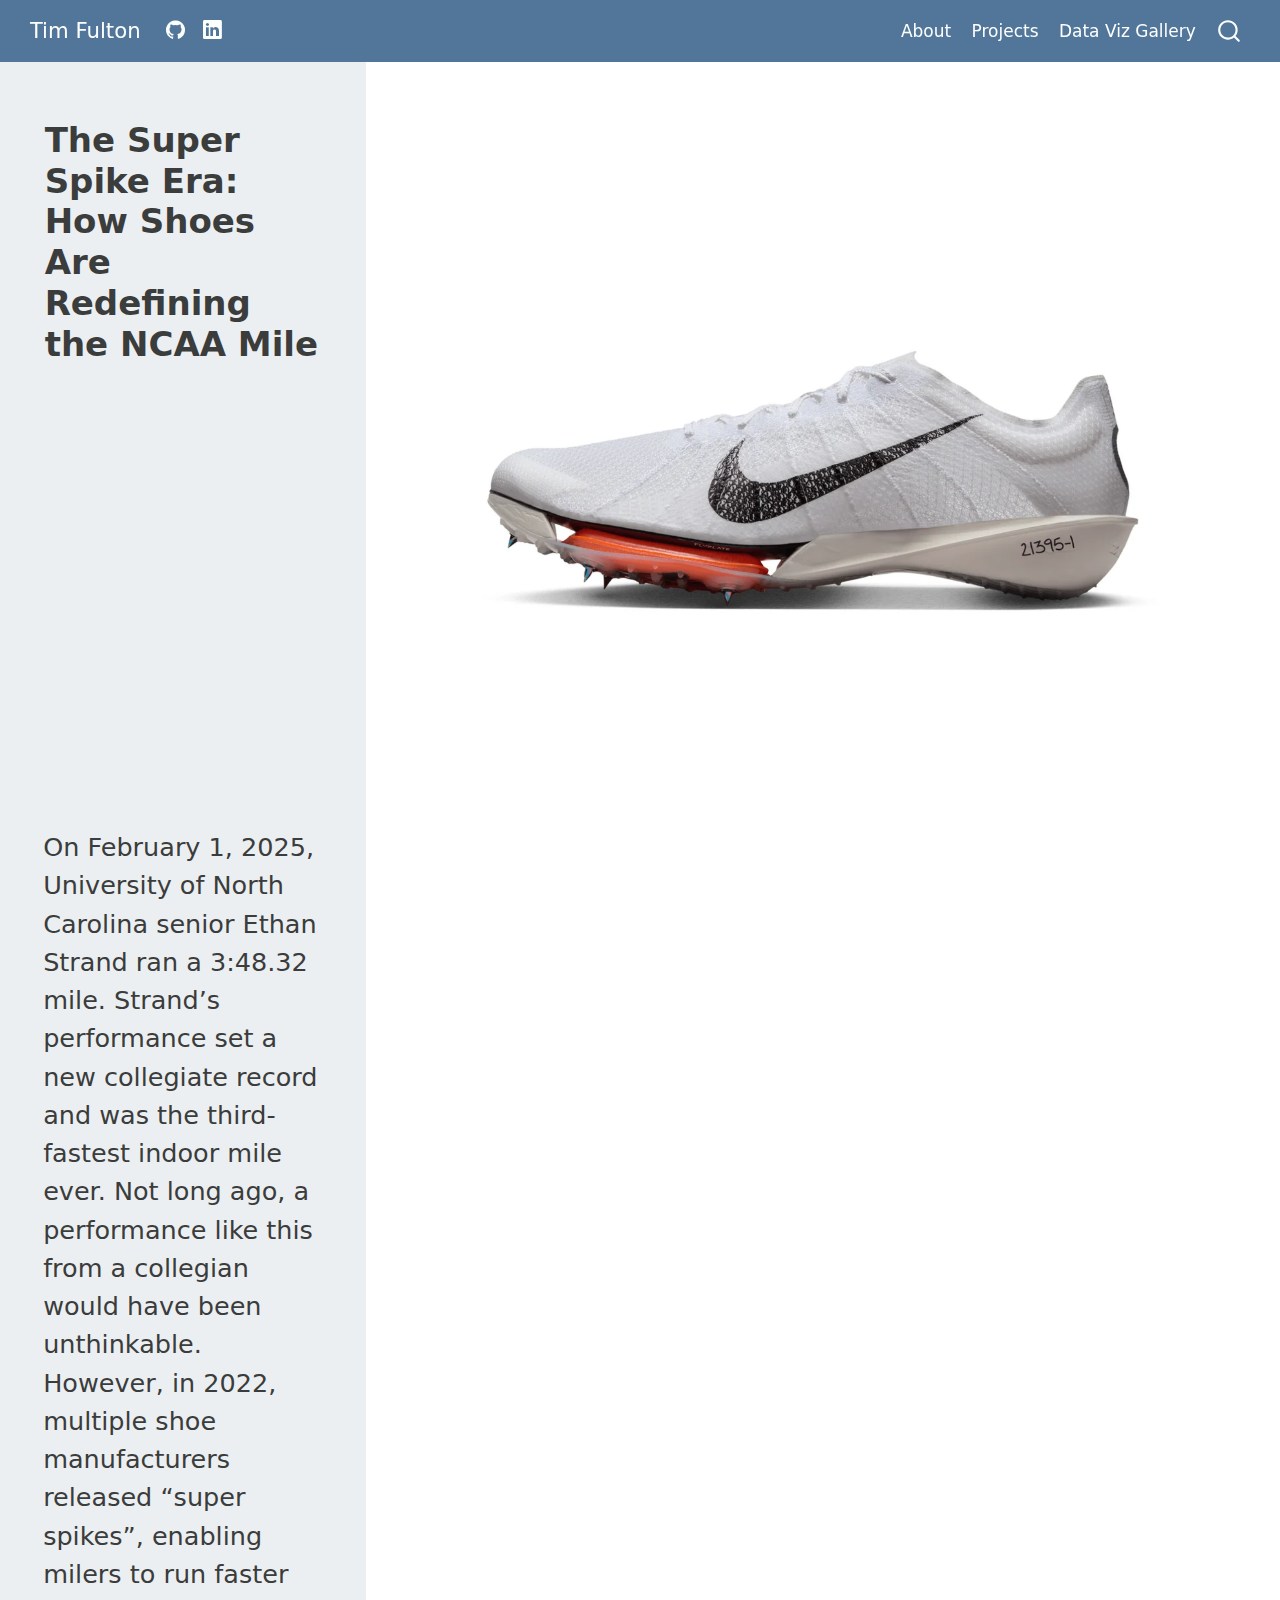
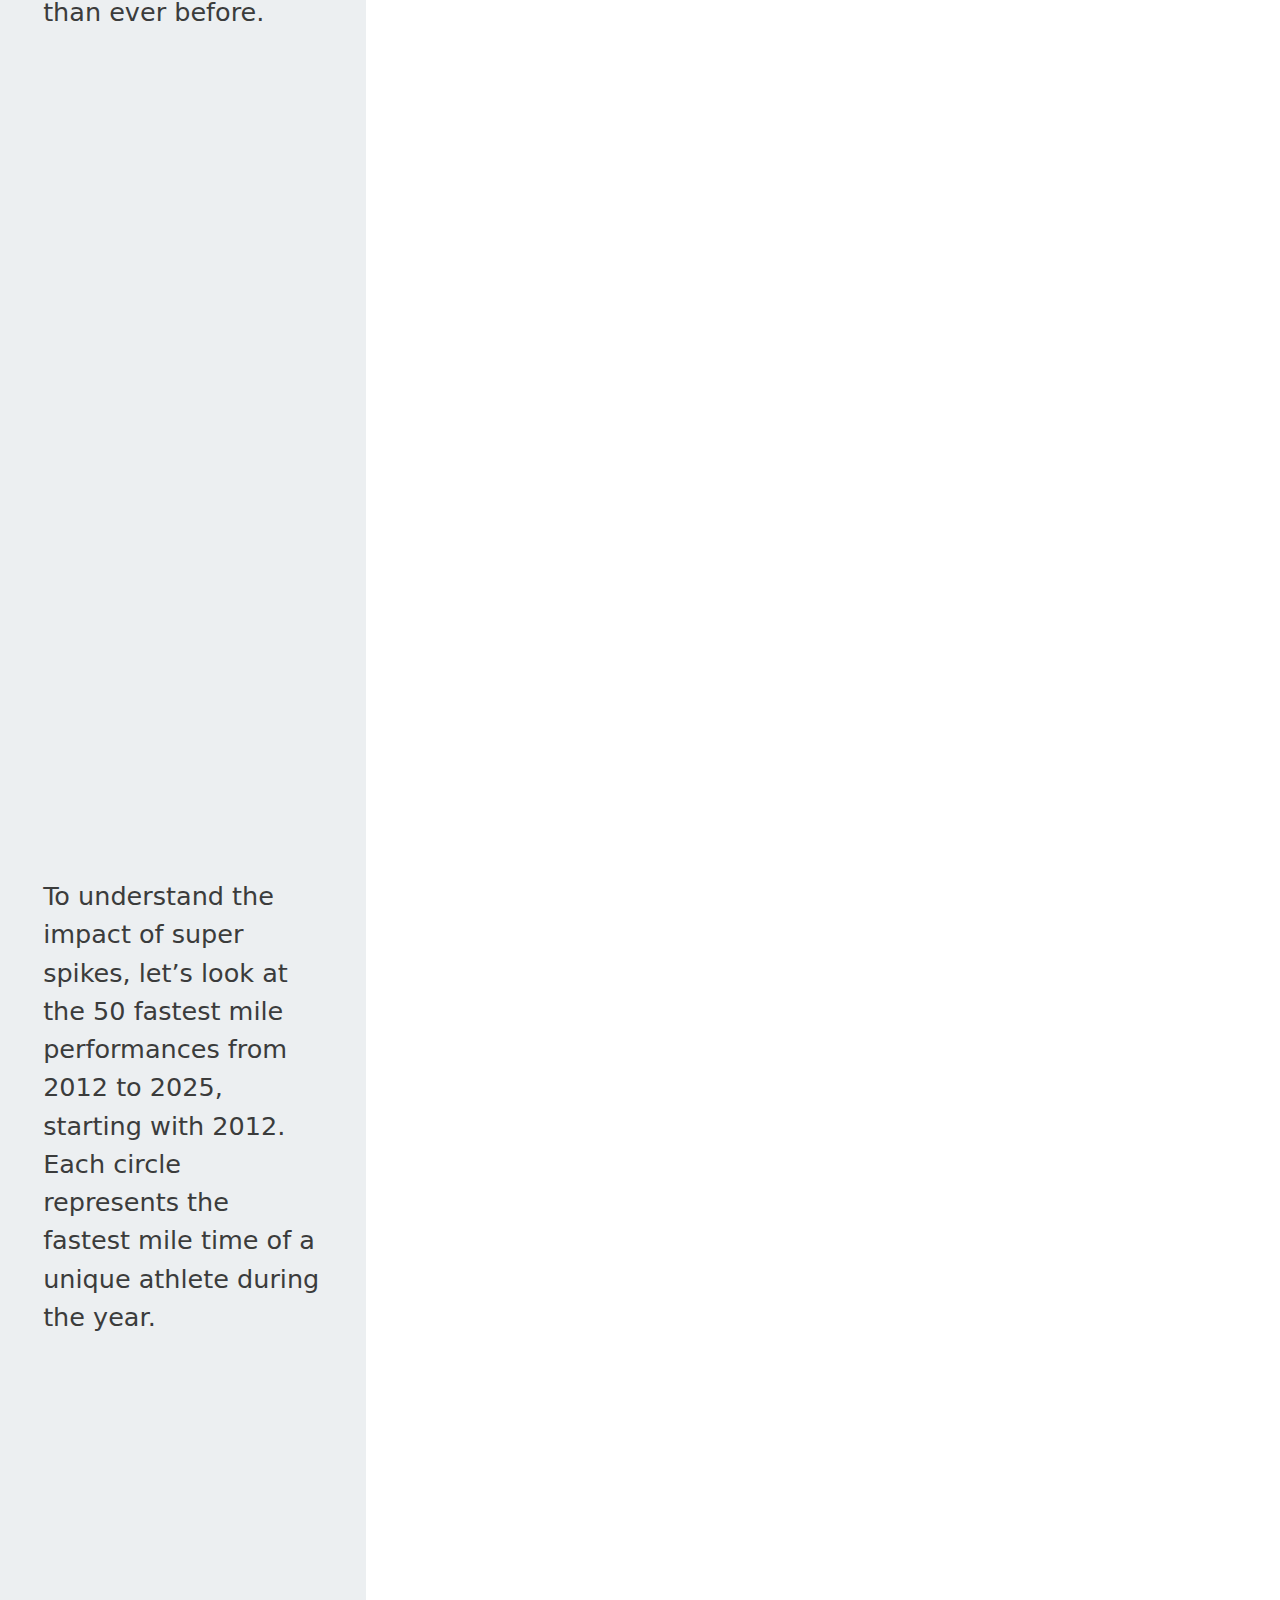
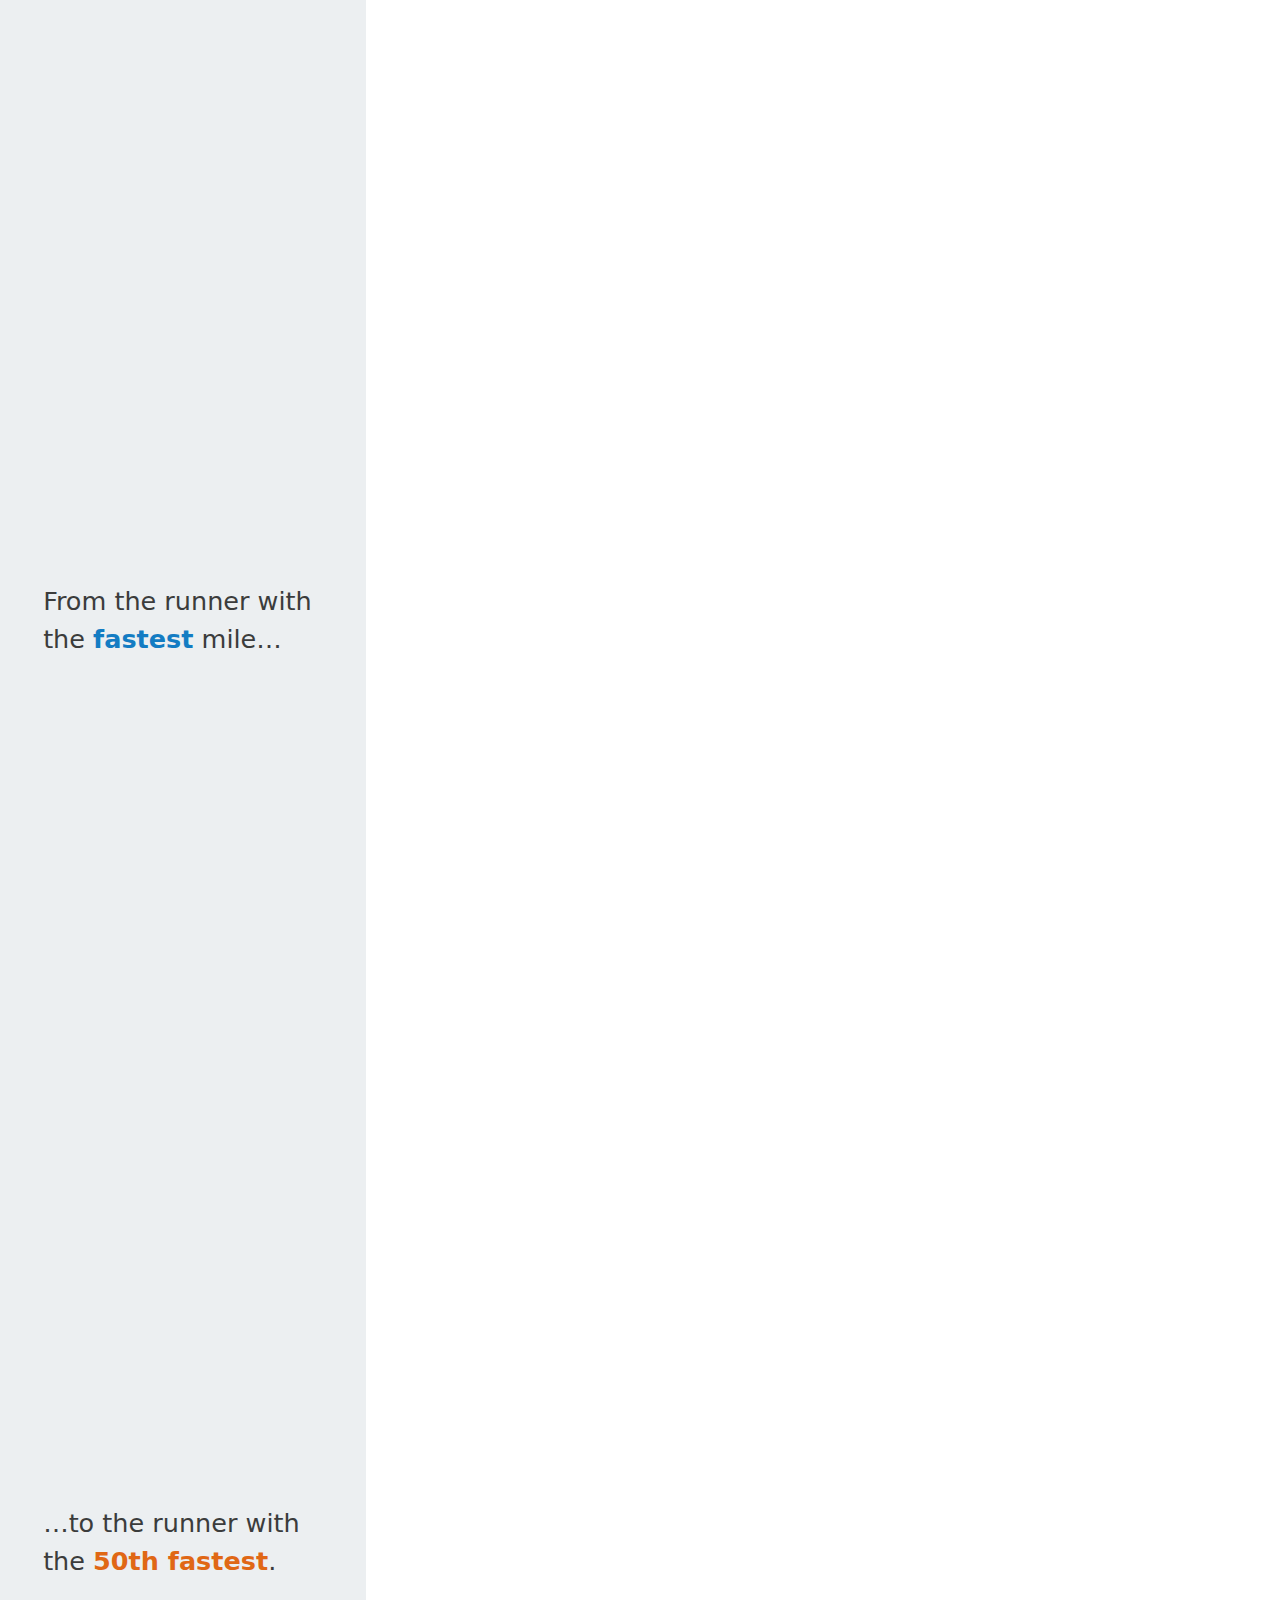
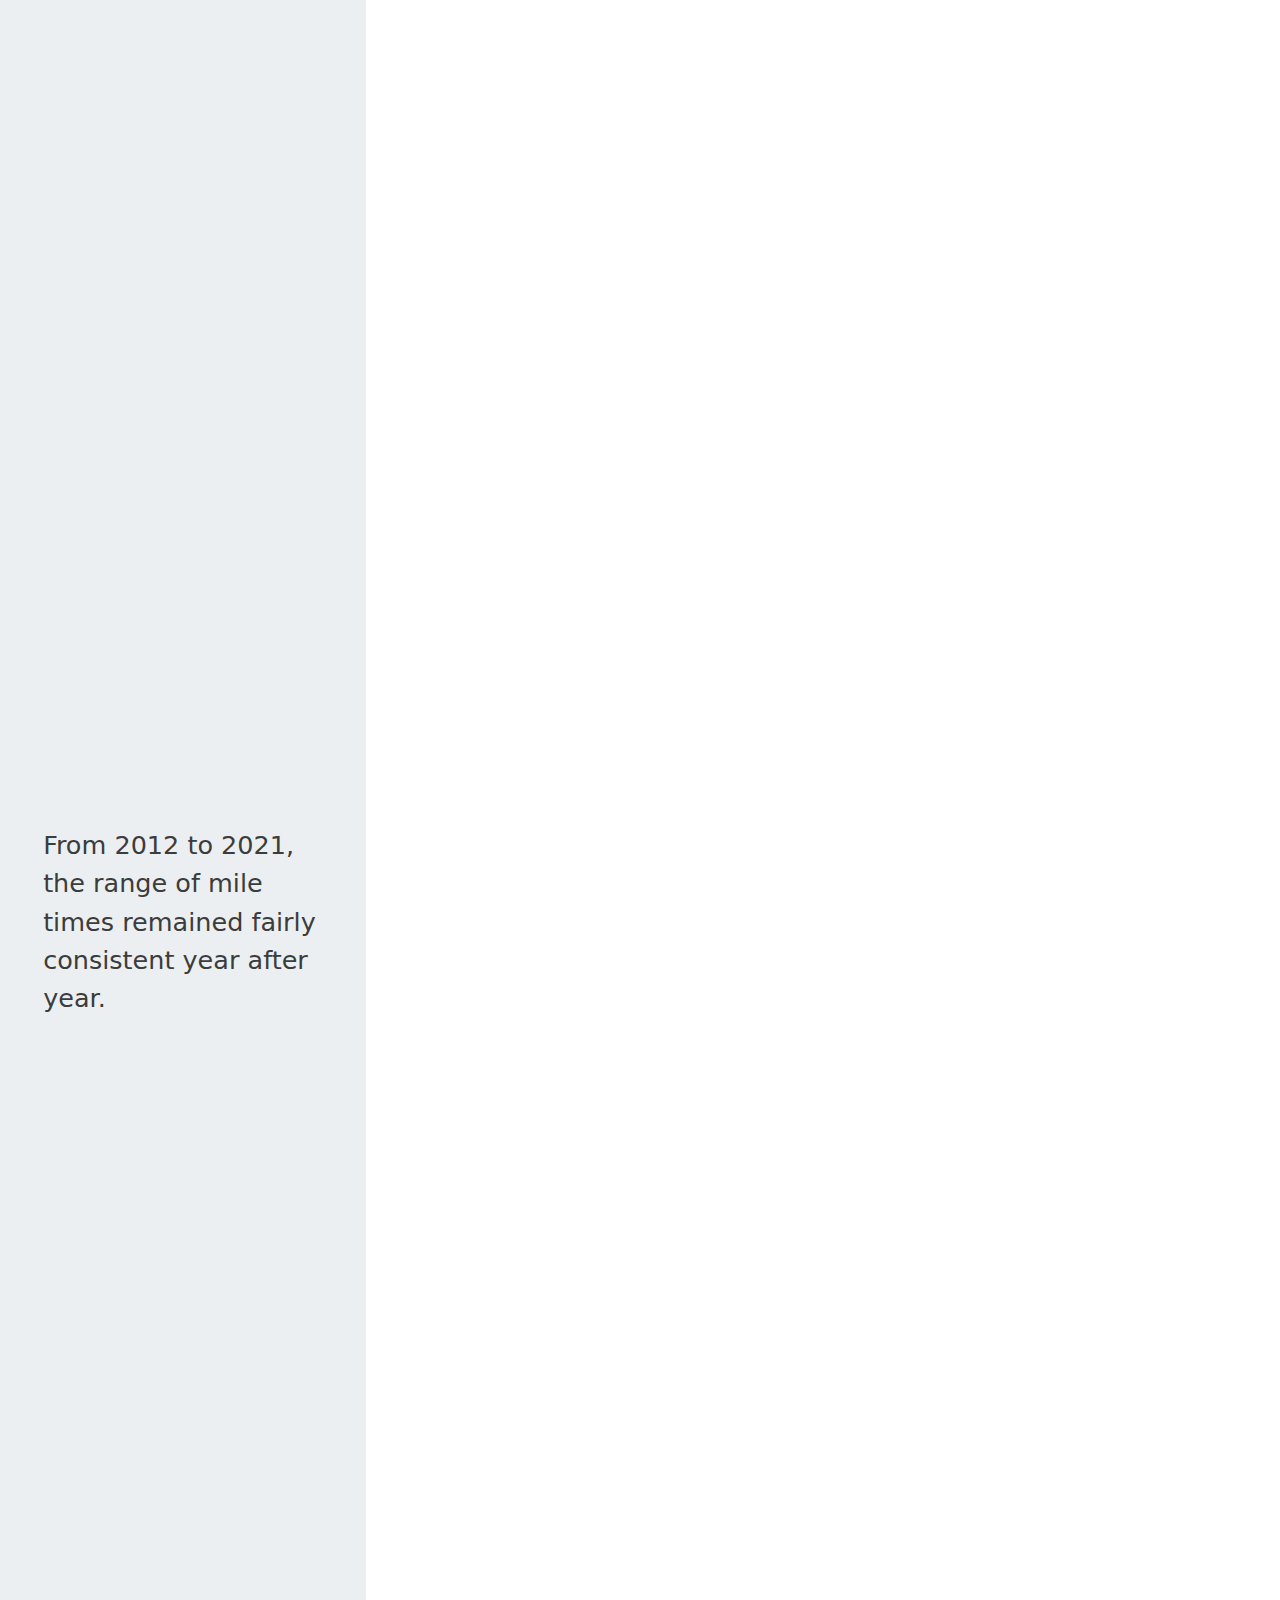
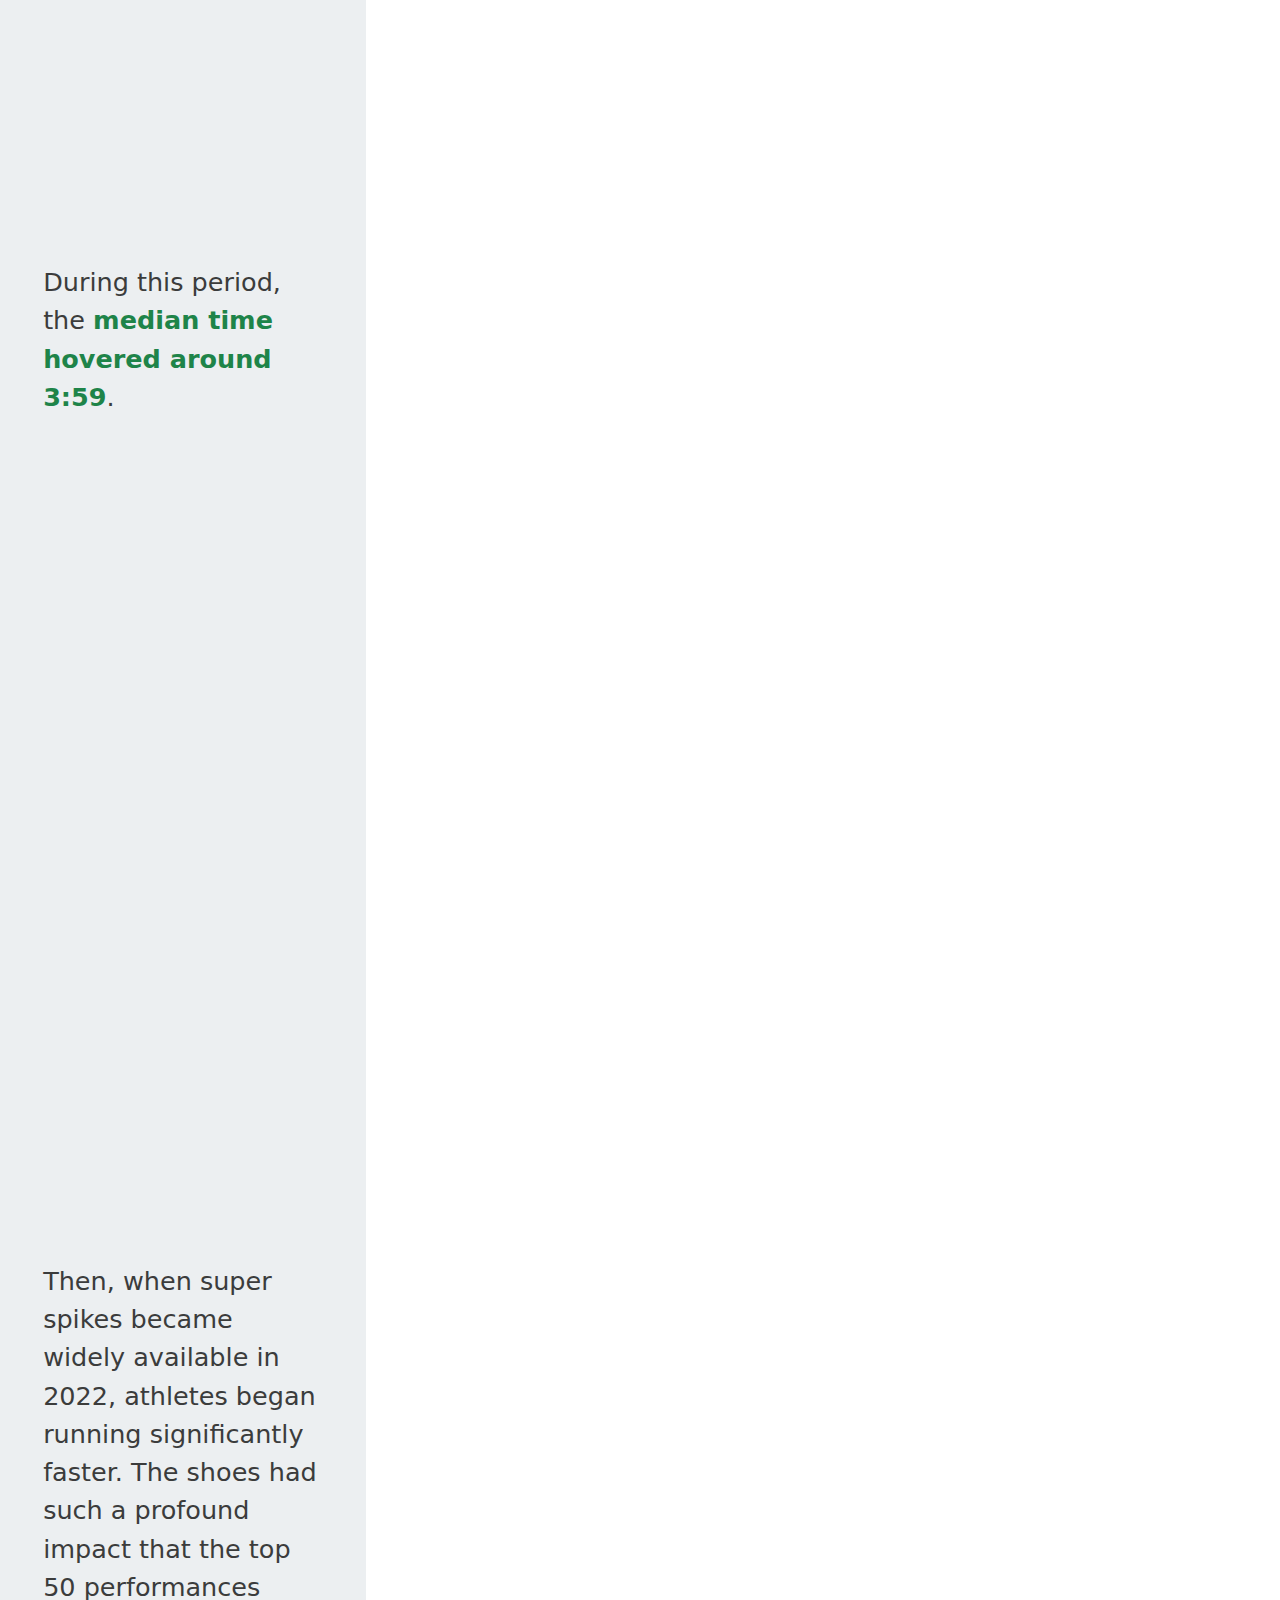
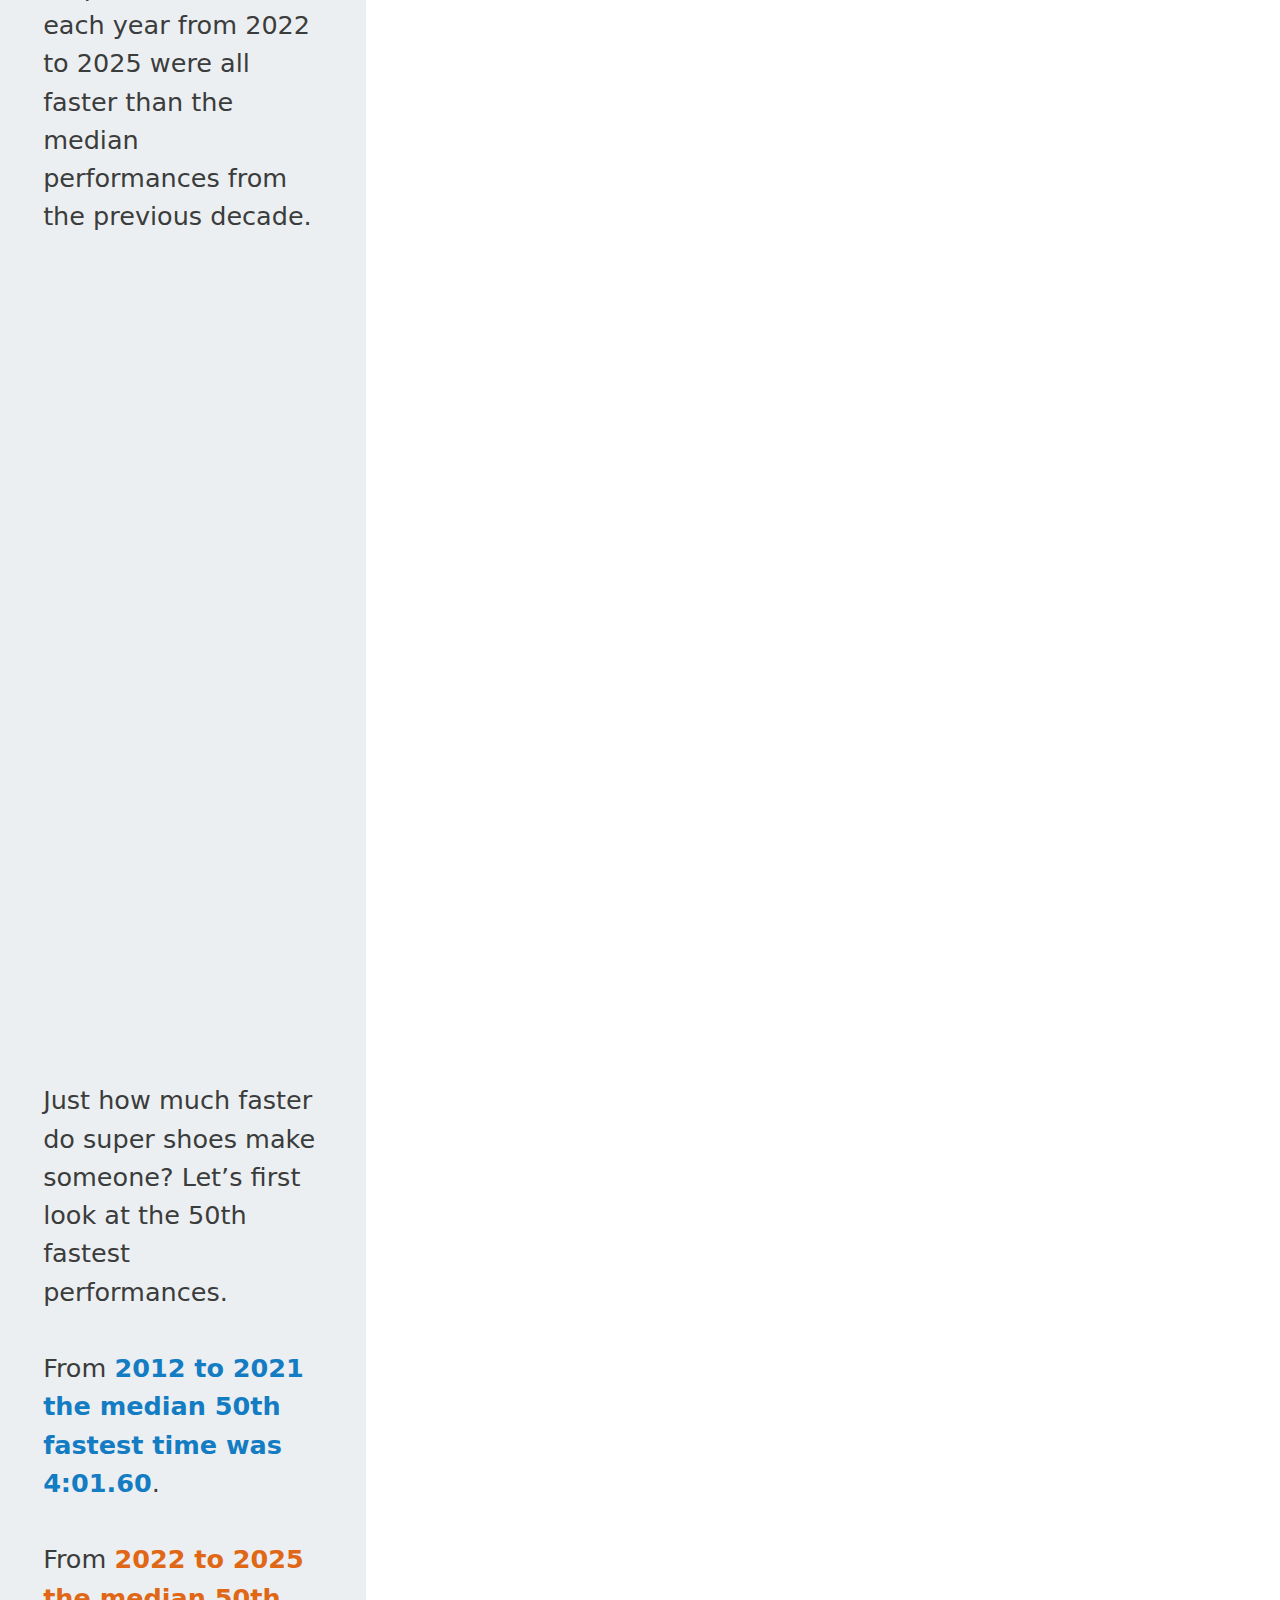
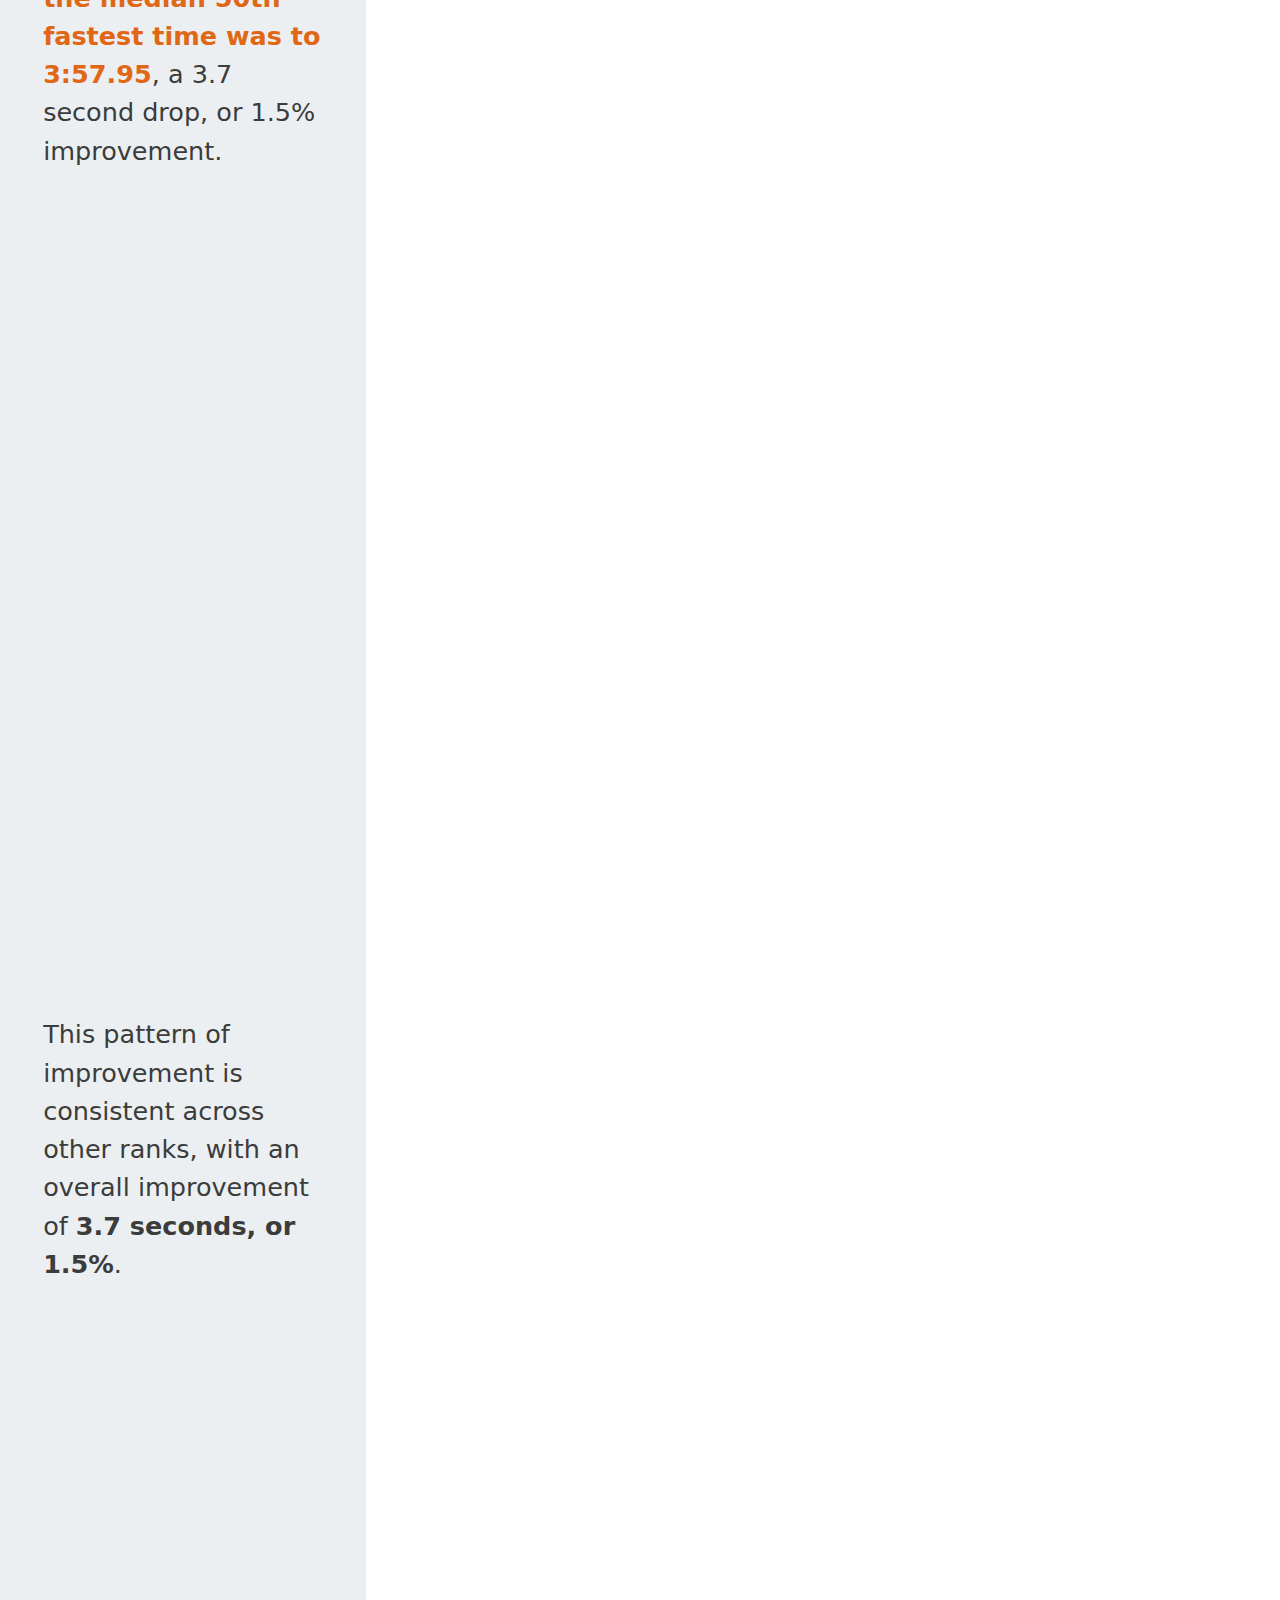
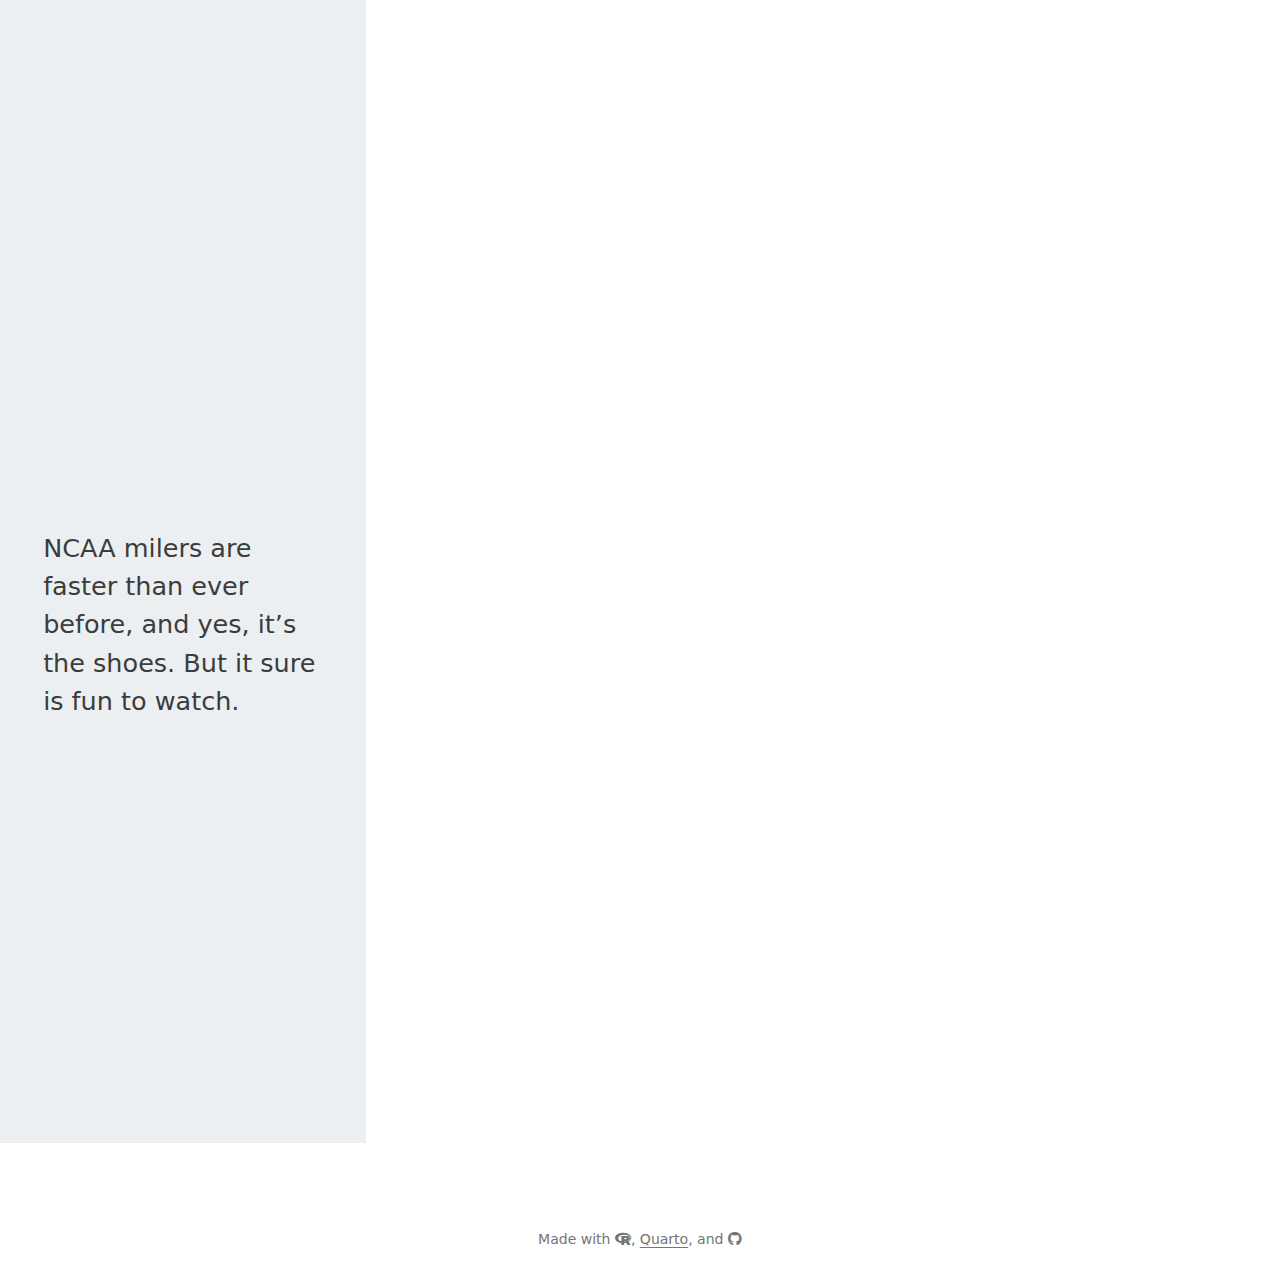
<file: docs/projects/mile_scrollytelling/mile_scrolly.html>
<!DOCTYPE html>
<html xmlns="http://www.w3.org/1999/xhtml" lang="en" xml:lang="en"><head>

<meta charset="utf-8">
<meta name="generator" content="quarto-1.5.57">

<meta name="viewport" content="width=device-width, initial-scale=1.0, user-scalable=yes">


<title>The Super Spike Era: How Shoes Are Redefining the NCAA Mile – Tim Fulton</title>
<style>
code{white-space: pre-wrap;}
span.smallcaps{font-variant: small-caps;}
div.columns{display: flex; gap: min(4vw, 1.5em);}
div.column{flex: auto; overflow-x: auto;}
div.hanging-indent{margin-left: 1.5em; text-indent: -1.5em;}
ul.task-list{list-style: none;}
ul.task-list li input[type="checkbox"] {
  width: 0.8em;
  margin: 0 0.8em 0.2em -1em; /* quarto-specific, see https://github.com/quarto-dev/quarto-cli/issues/4556 */ 
  vertical-align: middle;
}
</style>


<script src="../../site_libs/quarto-nav/quarto-nav.js"></script>
<script src="../../site_libs/quarto-nav/headroom.min.js"></script>
<script src="../../site_libs/clipboard/clipboard.min.js"></script>
<script src="../../site_libs/quarto-search/autocomplete.umd.js"></script>
<script src="../../site_libs/quarto-search/fuse.min.js"></script>
<script src="../../site_libs/quarto-search/quarto-search.js"></script>
<meta name="quarto:offset" content="../../">
<script src="../../site_libs/quarto-html/quarto.js"></script>
<script src="../../site_libs/quarto-html/popper.min.js"></script>
<script src="../../site_libs/quarto-html/tippy.umd.min.js"></script>
<link href="../../site_libs/quarto-html/tippy.css" rel="stylesheet">
<link href="../../site_libs/quarto-html/quarto-syntax-highlighting.css" rel="stylesheet" id="quarto-text-highlighting-styles">
<script src="../../site_libs/bootstrap/bootstrap.min.js"></script>
<link href="../../site_libs/bootstrap/bootstrap-icons.css" rel="stylesheet">
<link href="../../site_libs/bootstrap/bootstrap.min.css" rel="stylesheet" id="quarto-bootstrap" data-mode="light">
<script src="../../site_libs/quarto-contrib/intersection-observer-polyfill-1.0.0/intersection-observer.js"></script>
<script src="../../site_libs/quarto-contrib/scrollama-3.2.0/scrollama.min.js"></script>
<script src="../../site_libs/quarto-contrib/closeread-0.1.0/closeread.js"></script>
<link href="../../site_libs/quarto-contrib/fontawesome6-1.2.0/all.min.css" rel="stylesheet">
<link href="../../site_libs/quarto-contrib/fontawesome6-1.2.0/latex-fontsize.css" rel="stylesheet">
<script id="quarto-search-options" type="application/json">{
  "location": "navbar",
  "copy-button": false,
  "collapse-after": 3,
  "panel-placement": "end",
  "type": "overlay",
  "limit": 50,
  "keyboard-shortcut": [
    "f",
    "/",
    "s"
  ],
  "show-item-context": false,
  "language": {
    "search-no-results-text": "No results",
    "search-matching-documents-text": "matching documents",
    "search-copy-link-title": "Copy link to search",
    "search-hide-matches-text": "Hide additional matches",
    "search-more-match-text": "more match in this document",
    "search-more-matches-text": "more matches in this document",
    "search-clear-button-title": "Clear",
    "search-text-placeholder": "",
    "search-detached-cancel-button-title": "Cancel",
    "search-submit-button-title": "Submit",
    "search-label": "Search"
  }
}</script>
<meta cr-debug-mode="false">
<meta cr-remove-header-space="true">


<link rel="stylesheet" href="../../site_libs/quarto-contrib/quarto-project/qmd-lab/closeread/closeread.css">
<meta property="og:title" content="The Super Spike Era: How Shoes Are Redefining the NCAA Mile – Tim Fulton">
<meta property="og:image" content="plots/plot_grouped_rank_median_all.png">
<meta property="og:site_name" content="Tim Fulton">
</head>

<body class="nav-fixed">

<div id="quarto-search-results"></div>
  <header id="quarto-header" class="headroom fixed-top">
    <nav class="navbar navbar-expand-lg " data-bs-theme="dark">
      <div class="navbar-container container-fluid">
      <div class="navbar-brand-container mx-auto">
    <a class="navbar-brand" href="../../index.html">
    <span class="navbar-title">Tim Fulton</span>
    </a>
  </div>
            <div id="quarto-search" class="" title="Search"></div>
          <button class="navbar-toggler" type="button" data-bs-toggle="collapse" data-bs-target="#navbarCollapse" aria-controls="navbarCollapse" role="menu" aria-expanded="false" aria-label="Toggle navigation" onclick="if (window.quartoToggleHeadroom) { window.quartoToggleHeadroom(); }">
  <span class="navbar-toggler-icon"></span>
</button>
          <div class="collapse navbar-collapse" id="navbarCollapse">
            <ul class="navbar-nav navbar-nav-scroll me-auto">
  <li class="nav-item compact">
    <a class="nav-link" href="https://github.com/timfulton1" target="_blank"> <i class="bi bi-github" role="img">
</i> 
<span class="menu-text"></span></a>
  </li>  
  <li class="nav-item compact">
    <a class="nav-link" href="https://linkedin.com/in/timothyjfulton" target="_blank"> <i class="bi bi-linkedin" role="img">
</i> 
<span class="menu-text"></span></a>
  </li>  
</ul>
            <ul class="navbar-nav navbar-nav-scroll ms-auto">
  <li class="nav-item">
    <a class="nav-link" href="../../index.html"> 
<span class="menu-text">About</span></a>
  </li>  
  <li class="nav-item">
    <a class="nav-link" href="../../projects/projects.html"> 
<span class="menu-text">Projects</span></a>
  </li>  
  <li class="nav-item">
    <a class="nav-link" href="../../data_viz_gallery/data_viz_gallery.html"> 
<span class="menu-text">Data Viz Gallery</span></a>
  </li>  
</ul>
          </div> <!-- /navcollapse -->
            <div class="quarto-navbar-tools">
</div>
      </div> <!-- /container-fluid -->
    </nav>
</header>
<!-- content -->
<div id="quarto-content" class="quarto-container page-columns page-rows-contents page-layout-full page-navbar">
<!-- sidebar -->
<!-- margin-sidebar -->
    
<!-- main -->
<main class="content column-page" id="quarto-document-content">
      <!-- user-provided yaml closeread style options -->
      <style>
        :root {
          --cr-section-background-color: white;
--cr-narrative-text-color-sidebar: #3B3C3C;
--cr-narrative-font-size: 1.5em;
--cr-narrative-background-color-sidebar: #ECEFF1;
--cr-narrative-sidebar-width: 0.8fr;
        }
      </style>
    

<header id="title-block-header" class="quarto-title-block default">
<div class="quarto-title">
<h1 class="title">The Super Spike Era: How Shoes Are Redefining the NCAA Mile</h1>
  <div class="quarto-categories">
    <div class="quarto-category">Data Journalism</div>
    <div class="quarto-category">Scrollytelling</div>
    <div class="quarto-category">Quarto</div>
    <div class="quarto-category">Running</div>
  </div>
  </div>



<div class="quarto-title-meta column-page">

    
  
    
  </div>
  


</header>


<div class="cr-section cr-column-screen sidebar-left">
<div class="narrative-col">
<section id="the-super-spike-era-how-shoes-are-redefining-the-ncaa-mile" class="level1 narrative trigger">
<h1 class="narrative">The Super Spike Era: How Shoes Are Redefining the NCAA Mile</h1>
</section>
<div class="trigger new-trigger" data-focus-on="cr-victory2">
<div class="narrative">
<p>On February 1, 2025, University of North Carolina senior Ethan Strand ran a 3:48.32 mile. Strand’s performance set a new collegiate record and was the third-fastest indoor mile ever. Not long ago, a performance like this from a collegian would have been unthinkable. However, in 2022, multiple shoe manufacturers released “super spikes”, enabling milers to run faster than ever before.</p>
</div>
</div>
<div class="trigger new-trigger" data-focus-on="cr-plot_mile_2012">
<div class="narrative">
<p>To understand the impact of super spikes, let’s look at the 50 fastest mile performances from 2012 to 2025, starting with 2012. Each circle represents the fastest mile time of a unique athlete during the year.</p>
</div>
</div>
<div class="trigger new-trigger" data-focus-on="cr-plot_mile_2012_1st">
<div class="narrative">
<p>From the runner with the <span style="color:#137CC3"><strong>fastest</strong></span> mile…</p>
</div>
</div>
<div class="trigger new-trigger" data-focus-on="cr-plot_mile_2012_50th">
<div class="narrative">
<p>…to the runner with the <span style="color:#E06715"><strong>50th fastest</strong></span>.</p>
</div>
</div>
<div class="trigger new-trigger" data-focus-on="cr-plot_mile_decade">
<div class="narrative">
<p>From 2012 to 2021, the range of mile times remained fairly consistent year after year.</p>
</div>
</div>
<div class="trigger new-trigger" data-focus-on="cr-plot_mile_median">
<div class="narrative">
<p>During this period, the <span style="color: #1E8449"><strong>median time hovered around 3:59</strong></span>.</p>
</div>
</div>
<div class="trigger new-trigger" data-focus-on="cr-plot_mile_all">
<div class="narrative">
<p>Then, when super spikes became widely available in 2022, athletes began running significantly faster. The shoes had such a profound impact that the top 50 performances each year from 2022 to 2025 were all faster than the median performances from the previous decade.</p>
</div>
</div>
<div class="trigger new-trigger" data-focus-on="cr-plot_mile_ranks_50th">
<div class="narrative">
<p>Just how much faster do super shoes make someone? Let’s first look at the 50th fastest performances. <br><br>From <span style="color: #137CC3"><strong>2012 to 2021 the median 50th fastest time was 4:01.60</strong></span>. <br><br>From <span style="color: #E06715"><strong>2022 to 2025 the median 50th fastest time was to 3:57.95</strong></span>, a 3.7 second drop, or 1.5% improvement.</p>
</div>
</div>
<div class="trigger new-trigger" data-focus-on="cr-plot_mile_ranks_all">
<div class="narrative">
<p>This pattern of improvement is consistent across other ranks, with an overall improvement of <strong>3.7 seconds, or 1.5%</strong>.</p>
</div>
</div>
<div class="trigger">
<div class="narrative">
<p>NCAA milers are faster than ever before, and yes, it’s the shoes. But it sure is fun to watch.</p>
</div>
</div>
</div>
<div class="sticky-col">
<div class="sticky-col-stack">
<div id="cr-victory2" class="sticky">
<div class="quarto-figure quarto-figure-center">
<figure class="figure">
<p><img src="plots/victory2.png" class="img-fluid quarto-figure quarto-figure-center figure-img" style="width:90.0%"></p>
</figure>
</div>
</div>
<div id="cr-plot_mile_2012" class="sticky">
<div class="quarto-figure quarto-figure-center">
<figure class="figure">
<p><img src="plots/plot_mile_2012.png" class="img-fluid quarto-figure quarto-figure-center figure-img" style="width:90.0%"></p>
</figure>
</div>
</div>
<div id="cr-plot_mile_2012_1st" class="sticky">
<div class="quarto-figure quarto-figure-center">
<figure class="figure">
<p><img src="plots/plot_mile_2012_1st.png" class="img-fluid quarto-figure quarto-figure-center figure-img" style="width:90.0%"></p>
</figure>
</div>
</div>
<div id="cr-plot_mile_2012_50th" class="sticky">
<div class="quarto-figure quarto-figure-center">
<figure class="figure">
<p><img src="plots/plot_mile_2012_50th.png" class="img-fluid quarto-figure quarto-figure-center figure-img" style="width:90.0%"></p>
</figure>
</div>
</div>
<div id="cr-plot_mile_decade" class="sticky">
<div class="quarto-figure quarto-figure-center">
<figure class="figure">
<p><img src="plots/plot_mile_decade.png" class="img-fluid quarto-figure quarto-figure-center figure-img" style="width:90.0%"></p>
</figure>
</div>
</div>
<div id="cr-plot_mile_median" class="sticky">
<div class="quarto-figure quarto-figure-center">
<figure class="figure">
<p><img src="plots/plot_mile_median.png" class="img-fluid quarto-figure quarto-figure-center figure-img" style="width:90.0%"></p>
</figure>
</div>
</div>
<div id="cr-plot_mile_all" class="sticky">
<div class="quarto-figure quarto-figure-center">
<figure class="figure">
<p><img src="plots/plot_mile_all.png" class="img-fluid quarto-figure quarto-figure-center figure-img" style="width:90.0%"></p>
</figure>
</div>
</div>
<div id="cr-plot_mile_ranks_50th" class="sticky">
<div class="quarto-figure quarto-figure-center">
<figure class="figure">
<p><img src="plots/plot_grouped_rank_median_50.png" class="img-fluid quarto-figure quarto-figure-center figure-img" style="width:90.0%"></p>
</figure>
</div>
</div>
<div id="cr-plot_mile_ranks_all" class="sticky">
<div class="quarto-figure quarto-figure-center">
<figure class="figure">
<p><img src="plots/plot_grouped_rank_median_all.png" class="img-fluid quarto-figure quarto-figure-center figure-img" style="width:90.0%"></p>
</figure>
</div>
</div>
</div>
</div>
</div>



</main> <!-- /main -->
<script id="quarto-html-after-body" type="application/javascript">
window.document.addEventListener("DOMContentLoaded", function (event) {
  const toggleBodyColorMode = (bsSheetEl) => {
    const mode = bsSheetEl.getAttribute("data-mode");
    const bodyEl = window.document.querySelector("body");
    if (mode === "dark") {
      bodyEl.classList.add("quarto-dark");
      bodyEl.classList.remove("quarto-light");
    } else {
      bodyEl.classList.add("quarto-light");
      bodyEl.classList.remove("quarto-dark");
    }
  }
  const toggleBodyColorPrimary = () => {
    const bsSheetEl = window.document.querySelector("link#quarto-bootstrap");
    if (bsSheetEl) {
      toggleBodyColorMode(bsSheetEl);
    }
  }
  toggleBodyColorPrimary();  
  const isCodeAnnotation = (el) => {
    for (const clz of el.classList) {
      if (clz.startsWith('code-annotation-')) {                     
        return true;
      }
    }
    return false;
  }
  const onCopySuccess = function(e) {
    // button target
    const button = e.trigger;
    // don't keep focus
    button.blur();
    // flash "checked"
    button.classList.add('code-copy-button-checked');
    var currentTitle = button.getAttribute("title");
    button.setAttribute("title", "Copied!");
    let tooltip;
    if (window.bootstrap) {
      button.setAttribute("data-bs-toggle", "tooltip");
      button.setAttribute("data-bs-placement", "left");
      button.setAttribute("data-bs-title", "Copied!");
      tooltip = new bootstrap.Tooltip(button, 
        { trigger: "manual", 
          customClass: "code-copy-button-tooltip",
          offset: [0, -8]});
      tooltip.show();    
    }
    setTimeout(function() {
      if (tooltip) {
        tooltip.hide();
        button.removeAttribute("data-bs-title");
        button.removeAttribute("data-bs-toggle");
        button.removeAttribute("data-bs-placement");
      }
      button.setAttribute("title", currentTitle);
      button.classList.remove('code-copy-button-checked');
    }, 1000);
    // clear code selection
    e.clearSelection();
  }
  const getTextToCopy = function(trigger) {
      const codeEl = trigger.previousElementSibling.cloneNode(true);
      for (const childEl of codeEl.children) {
        if (isCodeAnnotation(childEl)) {
          childEl.remove();
        }
      }
      return codeEl.innerText;
  }
  const clipboard = new window.ClipboardJS('.code-copy-button:not([data-in-quarto-modal])', {
    text: getTextToCopy
  });
  clipboard.on('success', onCopySuccess);
  if (window.document.getElementById('quarto-embedded-source-code-modal')) {
    // For code content inside modals, clipBoardJS needs to be initialized with a container option
    // TODO: Check when it could be a function (https://github.com/zenorocha/clipboard.js/issues/860)
    const clipboardModal = new window.ClipboardJS('.code-copy-button[data-in-quarto-modal]', {
      text: getTextToCopy,
      container: window.document.getElementById('quarto-embedded-source-code-modal')
    });
    clipboardModal.on('success', onCopySuccess);
  }
    var localhostRegex = new RegExp(/^(?:http|https):\/\/localhost\:?[0-9]*\//);
    var mailtoRegex = new RegExp(/^mailto:/);
      var filterRegex = new RegExp('/' + window.location.host + '/');
    var isInternal = (href) => {
        return filterRegex.test(href) || localhostRegex.test(href) || mailtoRegex.test(href);
    }
    // Inspect non-navigation links and adorn them if external
 	var links = window.document.querySelectorAll('a[href]:not(.nav-link):not(.navbar-brand):not(.toc-action):not(.sidebar-link):not(.sidebar-item-toggle):not(.pagination-link):not(.no-external):not([aria-hidden]):not(.dropdown-item):not(.quarto-navigation-tool):not(.about-link)');
    for (var i=0; i<links.length; i++) {
      const link = links[i];
      if (!isInternal(link.href)) {
        // undo the damage that might have been done by quarto-nav.js in the case of
        // links that we want to consider external
        if (link.dataset.originalHref !== undefined) {
          link.href = link.dataset.originalHref;
        }
      }
    }
  function tippyHover(el, contentFn, onTriggerFn, onUntriggerFn) {
    const config = {
      allowHTML: true,
      maxWidth: 500,
      delay: 100,
      arrow: false,
      appendTo: function(el) {
          return el.parentElement;
      },
      interactive: true,
      interactiveBorder: 10,
      theme: 'quarto',
      placement: 'bottom-start',
    };
    if (contentFn) {
      config.content = contentFn;
    }
    if (onTriggerFn) {
      config.onTrigger = onTriggerFn;
    }
    if (onUntriggerFn) {
      config.onUntrigger = onUntriggerFn;
    }
    window.tippy(el, config); 
  }
  const noterefs = window.document.querySelectorAll('a[role="doc-noteref"]');
  for (var i=0; i<noterefs.length; i++) {
    const ref = noterefs[i];
    tippyHover(ref, function() {
      // use id or data attribute instead here
      let href = ref.getAttribute('data-footnote-href') || ref.getAttribute('href');
      try { href = new URL(href).hash; } catch {}
      const id = href.replace(/^#\/?/, "");
      const note = window.document.getElementById(id);
      if (note) {
        return note.innerHTML;
      } else {
        return "";
      }
    });
  }
  const xrefs = window.document.querySelectorAll('a.quarto-xref');
  const processXRef = (id, note) => {
    // Strip column container classes
    const stripColumnClz = (el) => {
      el.classList.remove("page-full", "page-columns");
      if (el.children) {
        for (const child of el.children) {
          stripColumnClz(child);
        }
      }
    }
    stripColumnClz(note)
    if (id === null || id.startsWith('sec-')) {
      // Special case sections, only their first couple elements
      const container = document.createElement("div");
      if (note.children && note.children.length > 2) {
        container.appendChild(note.children[0].cloneNode(true));
        for (let i = 1; i < note.children.length; i++) {
          const child = note.children[i];
          if (child.tagName === "P" && child.innerText === "") {
            continue;
          } else {
            container.appendChild(child.cloneNode(true));
            break;
          }
        }
        if (window.Quarto?.typesetMath) {
          window.Quarto.typesetMath(container);
        }
        return container.innerHTML
      } else {
        if (window.Quarto?.typesetMath) {
          window.Quarto.typesetMath(note);
        }
        return note.innerHTML;
      }
    } else {
      // Remove any anchor links if they are present
      const anchorLink = note.querySelector('a.anchorjs-link');
      if (anchorLink) {
        anchorLink.remove();
      }
      if (window.Quarto?.typesetMath) {
        window.Quarto.typesetMath(note);
      }
      // TODO in 1.5, we should make sure this works without a callout special case
      if (note.classList.contains("callout")) {
        return note.outerHTML;
      } else {
        return note.innerHTML;
      }
    }
  }
  for (var i=0; i<xrefs.length; i++) {
    const xref = xrefs[i];
    tippyHover(xref, undefined, function(instance) {
      instance.disable();
      let url = xref.getAttribute('href');
      let hash = undefined; 
      if (url.startsWith('#')) {
        hash = url;
      } else {
        try { hash = new URL(url).hash; } catch {}
      }
      if (hash) {
        const id = hash.replace(/^#\/?/, "");
        const note = window.document.getElementById(id);
        if (note !== null) {
          try {
            const html = processXRef(id, note.cloneNode(true));
            instance.setContent(html);
          } finally {
            instance.enable();
            instance.show();
          }
        } else {
          // See if we can fetch this
          fetch(url.split('#')[0])
          .then(res => res.text())
          .then(html => {
            const parser = new DOMParser();
            const htmlDoc = parser.parseFromString(html, "text/html");
            const note = htmlDoc.getElementById(id);
            if (note !== null) {
              const html = processXRef(id, note);
              instance.setContent(html);
            } 
          }).finally(() => {
            instance.enable();
            instance.show();
          });
        }
      } else {
        // See if we can fetch a full url (with no hash to target)
        // This is a special case and we should probably do some content thinning / targeting
        fetch(url)
        .then(res => res.text())
        .then(html => {
          const parser = new DOMParser();
          const htmlDoc = parser.parseFromString(html, "text/html");
          const note = htmlDoc.querySelector('main.content');
          if (note !== null) {
            // This should only happen for chapter cross references
            // (since there is no id in the URL)
            // remove the first header
            if (note.children.length > 0 && note.children[0].tagName === "HEADER") {
              note.children[0].remove();
            }
            const html = processXRef(null, note);
            instance.setContent(html);
          } 
        }).finally(() => {
          instance.enable();
          instance.show();
        });
      }
    }, function(instance) {
    });
  }
      let selectedAnnoteEl;
      const selectorForAnnotation = ( cell, annotation) => {
        let cellAttr = 'data-code-cell="' + cell + '"';
        let lineAttr = 'data-code-annotation="' +  annotation + '"';
        const selector = 'span[' + cellAttr + '][' + lineAttr + ']';
        return selector;
      }
      const selectCodeLines = (annoteEl) => {
        const doc = window.document;
        const targetCell = annoteEl.getAttribute("data-target-cell");
        const targetAnnotation = annoteEl.getAttribute("data-target-annotation");
        const annoteSpan = window.document.querySelector(selectorForAnnotation(targetCell, targetAnnotation));
        const lines = annoteSpan.getAttribute("data-code-lines").split(",");
        const lineIds = lines.map((line) => {
          return targetCell + "-" + line;
        })
        let top = null;
        let height = null;
        let parent = null;
        if (lineIds.length > 0) {
            //compute the position of the single el (top and bottom and make a div)
            const el = window.document.getElementById(lineIds[0]);
            top = el.offsetTop;
            height = el.offsetHeight;
            parent = el.parentElement.parentElement;
          if (lineIds.length > 1) {
            const lastEl = window.document.getElementById(lineIds[lineIds.length - 1]);
            const bottom = lastEl.offsetTop + lastEl.offsetHeight;
            height = bottom - top;
          }
          if (top !== null && height !== null && parent !== null) {
            // cook up a div (if necessary) and position it 
            let div = window.document.getElementById("code-annotation-line-highlight");
            if (div === null) {
              div = window.document.createElement("div");
              div.setAttribute("id", "code-annotation-line-highlight");
              div.style.position = 'absolute';
              parent.appendChild(div);
            }
            div.style.top = top - 2 + "px";
            div.style.height = height + 4 + "px";
            div.style.left = 0;
            let gutterDiv = window.document.getElementById("code-annotation-line-highlight-gutter");
            if (gutterDiv === null) {
              gutterDiv = window.document.createElement("div");
              gutterDiv.setAttribute("id", "code-annotation-line-highlight-gutter");
              gutterDiv.style.position = 'absolute';
              const codeCell = window.document.getElementById(targetCell);
              const gutter = codeCell.querySelector('.code-annotation-gutter');
              gutter.appendChild(gutterDiv);
            }
            gutterDiv.style.top = top - 2 + "px";
            gutterDiv.style.height = height + 4 + "px";
          }
          selectedAnnoteEl = annoteEl;
        }
      };
      const unselectCodeLines = () => {
        const elementsIds = ["code-annotation-line-highlight", "code-annotation-line-highlight-gutter"];
        elementsIds.forEach((elId) => {
          const div = window.document.getElementById(elId);
          if (div) {
            div.remove();
          }
        });
        selectedAnnoteEl = undefined;
      };
        // Handle positioning of the toggle
    window.addEventListener(
      "resize",
      throttle(() => {
        elRect = undefined;
        if (selectedAnnoteEl) {
          selectCodeLines(selectedAnnoteEl);
        }
      }, 10)
    );
    function throttle(fn, ms) {
    let throttle = false;
    let timer;
      return (...args) => {
        if(!throttle) { // first call gets through
            fn.apply(this, args);
            throttle = true;
        } else { // all the others get throttled
            if(timer) clearTimeout(timer); // cancel #2
            timer = setTimeout(() => {
              fn.apply(this, args);
              timer = throttle = false;
            }, ms);
        }
      };
    }
      // Attach click handler to the DT
      const annoteDls = window.document.querySelectorAll('dt[data-target-cell]');
      for (const annoteDlNode of annoteDls) {
        annoteDlNode.addEventListener('click', (event) => {
          const clickedEl = event.target;
          if (clickedEl !== selectedAnnoteEl) {
            unselectCodeLines();
            const activeEl = window.document.querySelector('dt[data-target-cell].code-annotation-active');
            if (activeEl) {
              activeEl.classList.remove('code-annotation-active');
            }
            selectCodeLines(clickedEl);
            clickedEl.classList.add('code-annotation-active');
          } else {
            // Unselect the line
            unselectCodeLines();
            clickedEl.classList.remove('code-annotation-active');
          }
        });
      }
  const findCites = (el) => {
    const parentEl = el.parentElement;
    if (parentEl) {
      const cites = parentEl.dataset.cites;
      if (cites) {
        return {
          el,
          cites: cites.split(' ')
        };
      } else {
        return findCites(el.parentElement)
      }
    } else {
      return undefined;
    }
  };
  var bibliorefs = window.document.querySelectorAll('a[role="doc-biblioref"]');
  for (var i=0; i<bibliorefs.length; i++) {
    const ref = bibliorefs[i];
    const citeInfo = findCites(ref);
    if (citeInfo) {
      tippyHover(citeInfo.el, function() {
        var popup = window.document.createElement('div');
        citeInfo.cites.forEach(function(cite) {
          var citeDiv = window.document.createElement('div');
          citeDiv.classList.add('hanging-indent');
          citeDiv.classList.add('csl-entry');
          var biblioDiv = window.document.getElementById('ref-' + cite);
          if (biblioDiv) {
            citeDiv.innerHTML = biblioDiv.innerHTML;
          }
          popup.appendChild(citeDiv);
        });
        return popup.innerHTML;
      });
    }
  }
});
</script>
</div> <!-- /content -->
<footer class="footer">
  <div class="nav-footer">
    <div class="nav-footer-left">
      &nbsp;
    </div>   
    <div class="nav-footer-center">
<p>Made with <a href="https://www.r-project.org/about.html" target="_blank"><i class="fa-brands fa-r-project" title="R Project" aria-label="r-project"></i></a>, <a href="https://quarto.org/" target="_blannk">Quarto</a>, and <a href="https://github.com/timfulton1" target="_blank"><i class="fa-brands fa-github" title="GitHub octocat logo" aria-label="github"></i></a></p>
</div>
    <div class="nav-footer-right">
      &nbsp;
    </div>
  </div>
</footer>




</body></html>
</file>
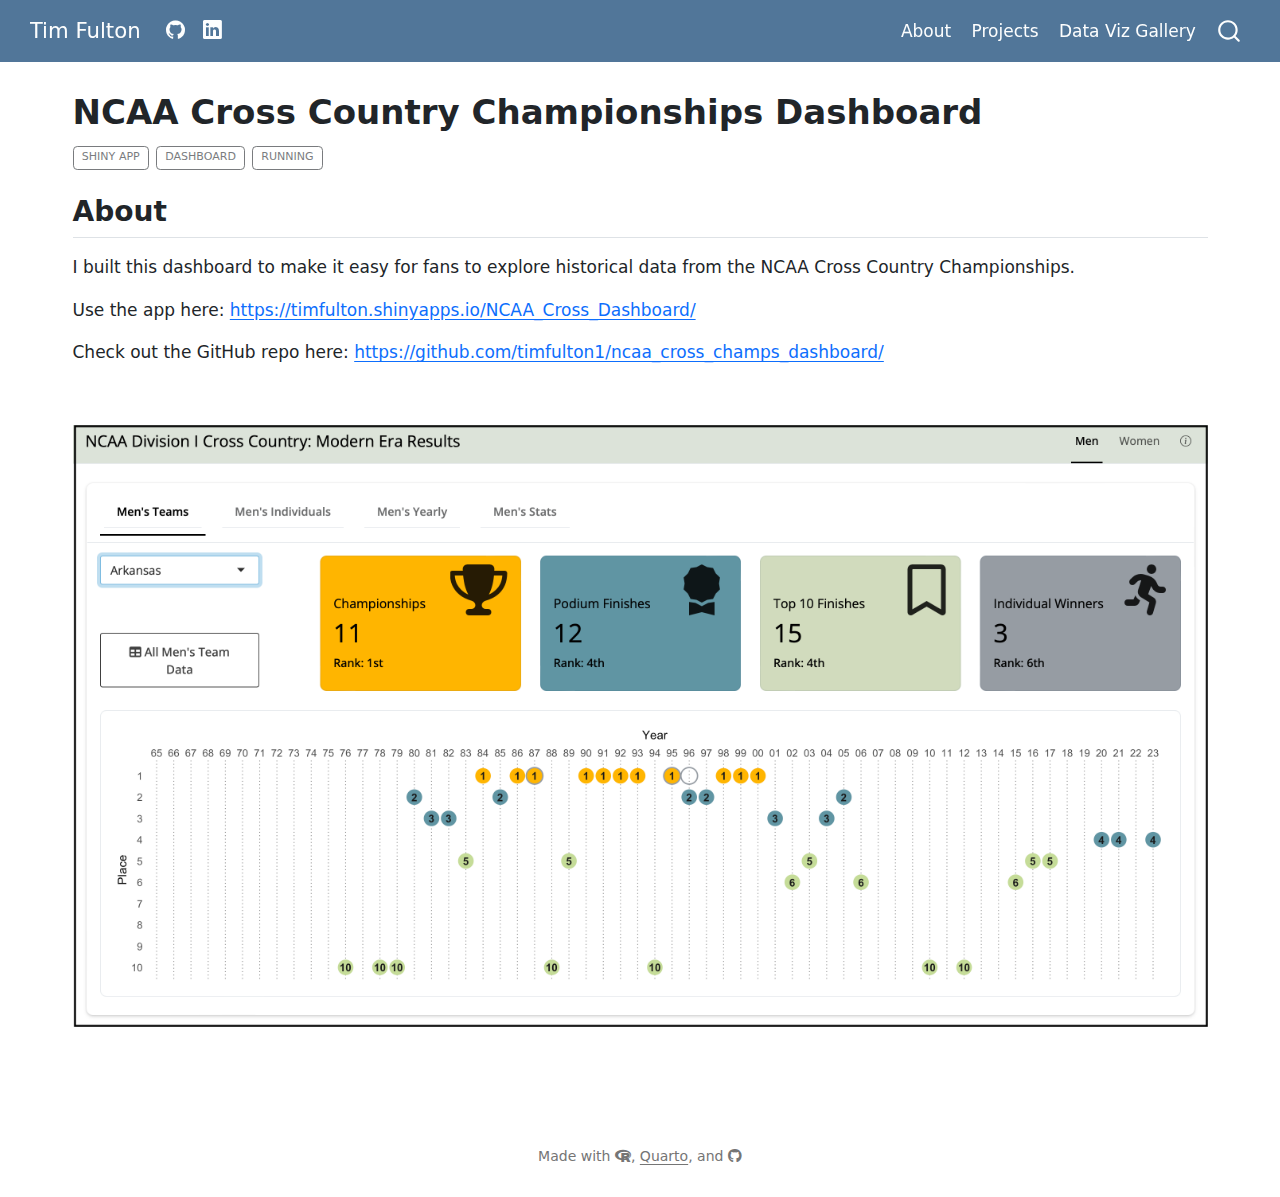
<file: docs/projects/ncaa_cc_dashboard/ncaa_cc_dashboard.html>
<!DOCTYPE html>
<html xmlns="http://www.w3.org/1999/xhtml" lang="en" xml:lang="en"><head>

<meta charset="utf-8">
<meta name="generator" content="quarto-1.5.57">

<meta name="viewport" content="width=device-width, initial-scale=1.0, user-scalable=yes">


<title>NCAA Cross Country Championships Dashboard – Tim Fulton</title>
<style>
code{white-space: pre-wrap;}
span.smallcaps{font-variant: small-caps;}
div.columns{display: flex; gap: min(4vw, 1.5em);}
div.column{flex: auto; overflow-x: auto;}
div.hanging-indent{margin-left: 1.5em; text-indent: -1.5em;}
ul.task-list{list-style: none;}
ul.task-list li input[type="checkbox"] {
  width: 0.8em;
  margin: 0 0.8em 0.2em -1em; /* quarto-specific, see https://github.com/quarto-dev/quarto-cli/issues/4556 */ 
  vertical-align: middle;
}
</style>


<script src="../../site_libs/quarto-nav/quarto-nav.js"></script>
<script src="../../site_libs/quarto-nav/headroom.min.js"></script>
<script src="../../site_libs/clipboard/clipboard.min.js"></script>
<script src="../../site_libs/quarto-search/autocomplete.umd.js"></script>
<script src="../../site_libs/quarto-search/fuse.min.js"></script>
<script src="../../site_libs/quarto-search/quarto-search.js"></script>
<meta name="quarto:offset" content="../../">
<script src="../../site_libs/quarto-html/quarto.js"></script>
<script src="../../site_libs/quarto-html/popper.min.js"></script>
<script src="../../site_libs/quarto-html/tippy.umd.min.js"></script>
<script src="../../site_libs/quarto-html/anchor.min.js"></script>
<link href="../../site_libs/quarto-html/tippy.css" rel="stylesheet">
<link href="../../site_libs/quarto-html/quarto-syntax-highlighting.css" rel="stylesheet" id="quarto-text-highlighting-styles">
<script src="../../site_libs/bootstrap/bootstrap.min.js"></script>
<link href="../../site_libs/bootstrap/bootstrap-icons.css" rel="stylesheet">
<link href="../../site_libs/bootstrap/bootstrap.min.css" rel="stylesheet" id="quarto-bootstrap" data-mode="light">
<link href="../../site_libs/quarto-contrib/fontawesome6-1.2.0/all.min.css" rel="stylesheet">
<link href="../../site_libs/quarto-contrib/fontawesome6-1.2.0/latex-fontsize.css" rel="stylesheet">
<script id="quarto-search-options" type="application/json">{
  "location": "navbar",
  "copy-button": false,
  "collapse-after": 3,
  "panel-placement": "end",
  "type": "overlay",
  "limit": 50,
  "keyboard-shortcut": [
    "f",
    "/",
    "s"
  ],
  "show-item-context": false,
  "language": {
    "search-no-results-text": "No results",
    "search-matching-documents-text": "matching documents",
    "search-copy-link-title": "Copy link to search",
    "search-hide-matches-text": "Hide additional matches",
    "search-more-match-text": "more match in this document",
    "search-more-matches-text": "more matches in this document",
    "search-clear-button-title": "Clear",
    "search-text-placeholder": "",
    "search-detached-cancel-button-title": "Cancel",
    "search-submit-button-title": "Submit",
    "search-label": "Search"
  }
}</script>


<meta property="og:title" content="NCAA Cross Country Championships Dashboard – Tim Fulton">
<meta property="og:description" content="">
<meta property="og:image" content="ncaa_cc_dashboard_image.png">
<meta property="og:site_name" content="Tim Fulton">
</head>

<body class="nav-fixed">

<div id="quarto-search-results"></div>
  <header id="quarto-header" class="headroom fixed-top">
    <nav class="navbar navbar-expand-lg " data-bs-theme="dark">
      <div class="navbar-container container-fluid">
      <div class="navbar-brand-container mx-auto">
    <a class="navbar-brand" href="../../index.html">
    <span class="navbar-title">Tim Fulton</span>
    </a>
  </div>
            <div id="quarto-search" class="" title="Search"></div>
          <button class="navbar-toggler" type="button" data-bs-toggle="collapse" data-bs-target="#navbarCollapse" aria-controls="navbarCollapse" role="menu" aria-expanded="false" aria-label="Toggle navigation" onclick="if (window.quartoToggleHeadroom) { window.quartoToggleHeadroom(); }">
  <span class="navbar-toggler-icon"></span>
</button>
          <div class="collapse navbar-collapse" id="navbarCollapse">
            <ul class="navbar-nav navbar-nav-scroll me-auto">
  <li class="nav-item compact">
    <a class="nav-link" href="https://github.com/timfulton1" target="_blank"> <i class="bi bi-github" role="img">
</i> 
<span class="menu-text"></span></a>
  </li>  
  <li class="nav-item compact">
    <a class="nav-link" href="https://linkedin.com/in/timothyjfulton" target="_blank"> <i class="bi bi-linkedin" role="img">
</i> 
<span class="menu-text"></span></a>
  </li>  
</ul>
            <ul class="navbar-nav navbar-nav-scroll ms-auto">
  <li class="nav-item">
    <a class="nav-link" href="../../index.html"> 
<span class="menu-text">About</span></a>
  </li>  
  <li class="nav-item">
    <a class="nav-link" href="../../projects/projects.html"> 
<span class="menu-text">Projects</span></a>
  </li>  
  <li class="nav-item">
    <a class="nav-link" href="../../data_viz_gallery/data_viz_gallery.html"> 
<span class="menu-text">Data Viz Gallery</span></a>
  </li>  
</ul>
          </div> <!-- /navcollapse -->
            <div class="quarto-navbar-tools">
</div>
      </div> <!-- /container-fluid -->
    </nav>
</header>
<!-- content -->
<div id="quarto-content" class="quarto-container page-columns page-rows-contents page-layout-full page-navbar">
<!-- sidebar -->
<!-- margin-sidebar -->
    
<!-- main -->
<main class="content column-page" id="quarto-document-content">

<header id="title-block-header" class="quarto-title-block default">
<div class="quarto-title">
<h1 class="title">NCAA Cross Country Championships Dashboard</h1>
  <div class="quarto-categories">
    <div class="quarto-category">Shiny App</div>
    <div class="quarto-category">Dashboard</div>
    <div class="quarto-category">Running</div>
  </div>
  </div>



<div class="quarto-title-meta column-page">

    
  
    
  </div>
  


</header>


<section id="about" class="level2">
<h2 class="anchored" data-anchor-id="about">About</h2>
<p>I built this dashboard to make it easy for fans to explore historical data from the NCAA Cross Country Championships.</p>
<p>Use the app here: <a href="https://timfulton.shinyapps.io/NCAA_Cross_Dashboard/" target="_blank">https://timfulton.shinyapps.io/NCAA_Cross_Dashboard/</a></p>
<p>Check out the GitHub repo here: <a href="https://github.com/timfulton1/ncaa_cross_champs_dashboard" target="_blank">https://github.com/timfulton1/ncaa_cross_champs_dashboard/</a></p>
<p><br></p>
<div class="quarto-figure quarto-figure-center">
<figure class="figure">
<p><img src="ncaa_cc_dashboard_image.png" class="img-fluid quarto-figure quarto-figure-center figure-img" style="width:100.0%"></p>
</figure>
</div>


</section>

</main> <!-- /main -->
<script id="quarto-html-after-body" type="application/javascript">
window.document.addEventListener("DOMContentLoaded", function (event) {
  const toggleBodyColorMode = (bsSheetEl) => {
    const mode = bsSheetEl.getAttribute("data-mode");
    const bodyEl = window.document.querySelector("body");
    if (mode === "dark") {
      bodyEl.classList.add("quarto-dark");
      bodyEl.classList.remove("quarto-light");
    } else {
      bodyEl.classList.add("quarto-light");
      bodyEl.classList.remove("quarto-dark");
    }
  }
  const toggleBodyColorPrimary = () => {
    const bsSheetEl = window.document.querySelector("link#quarto-bootstrap");
    if (bsSheetEl) {
      toggleBodyColorMode(bsSheetEl);
    }
  }
  toggleBodyColorPrimary();  
  const icon = "";
  const anchorJS = new window.AnchorJS();
  anchorJS.options = {
    placement: 'right',
    icon: icon
  };
  anchorJS.add('.anchored');
  const isCodeAnnotation = (el) => {
    for (const clz of el.classList) {
      if (clz.startsWith('code-annotation-')) {                     
        return true;
      }
    }
    return false;
  }
  const onCopySuccess = function(e) {
    // button target
    const button = e.trigger;
    // don't keep focus
    button.blur();
    // flash "checked"
    button.classList.add('code-copy-button-checked');
    var currentTitle = button.getAttribute("title");
    button.setAttribute("title", "Copied!");
    let tooltip;
    if (window.bootstrap) {
      button.setAttribute("data-bs-toggle", "tooltip");
      button.setAttribute("data-bs-placement", "left");
      button.setAttribute("data-bs-title", "Copied!");
      tooltip = new bootstrap.Tooltip(button, 
        { trigger: "manual", 
          customClass: "code-copy-button-tooltip",
          offset: [0, -8]});
      tooltip.show();    
    }
    setTimeout(function() {
      if (tooltip) {
        tooltip.hide();
        button.removeAttribute("data-bs-title");
        button.removeAttribute("data-bs-toggle");
        button.removeAttribute("data-bs-placement");
      }
      button.setAttribute("title", currentTitle);
      button.classList.remove('code-copy-button-checked');
    }, 1000);
    // clear code selection
    e.clearSelection();
  }
  const getTextToCopy = function(trigger) {
      const codeEl = trigger.previousElementSibling.cloneNode(true);
      for (const childEl of codeEl.children) {
        if (isCodeAnnotation(childEl)) {
          childEl.remove();
        }
      }
      return codeEl.innerText;
  }
  const clipboard = new window.ClipboardJS('.code-copy-button:not([data-in-quarto-modal])', {
    text: getTextToCopy
  });
  clipboard.on('success', onCopySuccess);
  if (window.document.getElementById('quarto-embedded-source-code-modal')) {
    // For code content inside modals, clipBoardJS needs to be initialized with a container option
    // TODO: Check when it could be a function (https://github.com/zenorocha/clipboard.js/issues/860)
    const clipboardModal = new window.ClipboardJS('.code-copy-button[data-in-quarto-modal]', {
      text: getTextToCopy,
      container: window.document.getElementById('quarto-embedded-source-code-modal')
    });
    clipboardModal.on('success', onCopySuccess);
  }
    var localhostRegex = new RegExp(/^(?:http|https):\/\/localhost\:?[0-9]*\//);
    var mailtoRegex = new RegExp(/^mailto:/);
      var filterRegex = new RegExp('/' + window.location.host + '/');
    var isInternal = (href) => {
        return filterRegex.test(href) || localhostRegex.test(href) || mailtoRegex.test(href);
    }
    // Inspect non-navigation links and adorn them if external
 	var links = window.document.querySelectorAll('a[href]:not(.nav-link):not(.navbar-brand):not(.toc-action):not(.sidebar-link):not(.sidebar-item-toggle):not(.pagination-link):not(.no-external):not([aria-hidden]):not(.dropdown-item):not(.quarto-navigation-tool):not(.about-link)');
    for (var i=0; i<links.length; i++) {
      const link = links[i];
      if (!isInternal(link.href)) {
        // undo the damage that might have been done by quarto-nav.js in the case of
        // links that we want to consider external
        if (link.dataset.originalHref !== undefined) {
          link.href = link.dataset.originalHref;
        }
      }
    }
  function tippyHover(el, contentFn, onTriggerFn, onUntriggerFn) {
    const config = {
      allowHTML: true,
      maxWidth: 500,
      delay: 100,
      arrow: false,
      appendTo: function(el) {
          return el.parentElement;
      },
      interactive: true,
      interactiveBorder: 10,
      theme: 'quarto',
      placement: 'bottom-start',
    };
    if (contentFn) {
      config.content = contentFn;
    }
    if (onTriggerFn) {
      config.onTrigger = onTriggerFn;
    }
    if (onUntriggerFn) {
      config.onUntrigger = onUntriggerFn;
    }
    window.tippy(el, config); 
  }
  const noterefs = window.document.querySelectorAll('a[role="doc-noteref"]');
  for (var i=0; i<noterefs.length; i++) {
    const ref = noterefs[i];
    tippyHover(ref, function() {
      // use id or data attribute instead here
      let href = ref.getAttribute('data-footnote-href') || ref.getAttribute('href');
      try { href = new URL(href).hash; } catch {}
      const id = href.replace(/^#\/?/, "");
      const note = window.document.getElementById(id);
      if (note) {
        return note.innerHTML;
      } else {
        return "";
      }
    });
  }
  const xrefs = window.document.querySelectorAll('a.quarto-xref');
  const processXRef = (id, note) => {
    // Strip column container classes
    const stripColumnClz = (el) => {
      el.classList.remove("page-full", "page-columns");
      if (el.children) {
        for (const child of el.children) {
          stripColumnClz(child);
        }
      }
    }
    stripColumnClz(note)
    if (id === null || id.startsWith('sec-')) {
      // Special case sections, only their first couple elements
      const container = document.createElement("div");
      if (note.children && note.children.length > 2) {
        container.appendChild(note.children[0].cloneNode(true));
        for (let i = 1; i < note.children.length; i++) {
          const child = note.children[i];
          if (child.tagName === "P" && child.innerText === "") {
            continue;
          } else {
            container.appendChild(child.cloneNode(true));
            break;
          }
        }
        if (window.Quarto?.typesetMath) {
          window.Quarto.typesetMath(container);
        }
        return container.innerHTML
      } else {
        if (window.Quarto?.typesetMath) {
          window.Quarto.typesetMath(note);
        }
        return note.innerHTML;
      }
    } else {
      // Remove any anchor links if they are present
      const anchorLink = note.querySelector('a.anchorjs-link');
      if (anchorLink) {
        anchorLink.remove();
      }
      if (window.Quarto?.typesetMath) {
        window.Quarto.typesetMath(note);
      }
      // TODO in 1.5, we should make sure this works without a callout special case
      if (note.classList.contains("callout")) {
        return note.outerHTML;
      } else {
        return note.innerHTML;
      }
    }
  }
  for (var i=0; i<xrefs.length; i++) {
    const xref = xrefs[i];
    tippyHover(xref, undefined, function(instance) {
      instance.disable();
      let url = xref.getAttribute('href');
      let hash = undefined; 
      if (url.startsWith('#')) {
        hash = url;
      } else {
        try { hash = new URL(url).hash; } catch {}
      }
      if (hash) {
        const id = hash.replace(/^#\/?/, "");
        const note = window.document.getElementById(id);
        if (note !== null) {
          try {
            const html = processXRef(id, note.cloneNode(true));
            instance.setContent(html);
          } finally {
            instance.enable();
            instance.show();
          }
        } else {
          // See if we can fetch this
          fetch(url.split('#')[0])
          .then(res => res.text())
          .then(html => {
            const parser = new DOMParser();
            const htmlDoc = parser.parseFromString(html, "text/html");
            const note = htmlDoc.getElementById(id);
            if (note !== null) {
              const html = processXRef(id, note);
              instance.setContent(html);
            } 
          }).finally(() => {
            instance.enable();
            instance.show();
          });
        }
      } else {
        // See if we can fetch a full url (with no hash to target)
        // This is a special case and we should probably do some content thinning / targeting
        fetch(url)
        .then(res => res.text())
        .then(html => {
          const parser = new DOMParser();
          const htmlDoc = parser.parseFromString(html, "text/html");
          const note = htmlDoc.querySelector('main.content');
          if (note !== null) {
            // This should only happen for chapter cross references
            // (since there is no id in the URL)
            // remove the first header
            if (note.children.length > 0 && note.children[0].tagName === "HEADER") {
              note.children[0].remove();
            }
            const html = processXRef(null, note);
            instance.setContent(html);
          } 
        }).finally(() => {
          instance.enable();
          instance.show();
        });
      }
    }, function(instance) {
    });
  }
      let selectedAnnoteEl;
      const selectorForAnnotation = ( cell, annotation) => {
        let cellAttr = 'data-code-cell="' + cell + '"';
        let lineAttr = 'data-code-annotation="' +  annotation + '"';
        const selector = 'span[' + cellAttr + '][' + lineAttr + ']';
        return selector;
      }
      const selectCodeLines = (annoteEl) => {
        const doc = window.document;
        const targetCell = annoteEl.getAttribute("data-target-cell");
        const targetAnnotation = annoteEl.getAttribute("data-target-annotation");
        const annoteSpan = window.document.querySelector(selectorForAnnotation(targetCell, targetAnnotation));
        const lines = annoteSpan.getAttribute("data-code-lines").split(",");
        const lineIds = lines.map((line) => {
          return targetCell + "-" + line;
        })
        let top = null;
        let height = null;
        let parent = null;
        if (lineIds.length > 0) {
            //compute the position of the single el (top and bottom and make a div)
            const el = window.document.getElementById(lineIds[0]);
            top = el.offsetTop;
            height = el.offsetHeight;
            parent = el.parentElement.parentElement;
          if (lineIds.length > 1) {
            const lastEl = window.document.getElementById(lineIds[lineIds.length - 1]);
            const bottom = lastEl.offsetTop + lastEl.offsetHeight;
            height = bottom - top;
          }
          if (top !== null && height !== null && parent !== null) {
            // cook up a div (if necessary) and position it 
            let div = window.document.getElementById("code-annotation-line-highlight");
            if (div === null) {
              div = window.document.createElement("div");
              div.setAttribute("id", "code-annotation-line-highlight");
              div.style.position = 'absolute';
              parent.appendChild(div);
            }
            div.style.top = top - 2 + "px";
            div.style.height = height + 4 + "px";
            div.style.left = 0;
            let gutterDiv = window.document.getElementById("code-annotation-line-highlight-gutter");
            if (gutterDiv === null) {
              gutterDiv = window.document.createElement("div");
              gutterDiv.setAttribute("id", "code-annotation-line-highlight-gutter");
              gutterDiv.style.position = 'absolute';
              const codeCell = window.document.getElementById(targetCell);
              const gutter = codeCell.querySelector('.code-annotation-gutter');
              gutter.appendChild(gutterDiv);
            }
            gutterDiv.style.top = top - 2 + "px";
            gutterDiv.style.height = height + 4 + "px";
          }
          selectedAnnoteEl = annoteEl;
        }
      };
      const unselectCodeLines = () => {
        const elementsIds = ["code-annotation-line-highlight", "code-annotation-line-highlight-gutter"];
        elementsIds.forEach((elId) => {
          const div = window.document.getElementById(elId);
          if (div) {
            div.remove();
          }
        });
        selectedAnnoteEl = undefined;
      };
        // Handle positioning of the toggle
    window.addEventListener(
      "resize",
      throttle(() => {
        elRect = undefined;
        if (selectedAnnoteEl) {
          selectCodeLines(selectedAnnoteEl);
        }
      }, 10)
    );
    function throttle(fn, ms) {
    let throttle = false;
    let timer;
      return (...args) => {
        if(!throttle) { // first call gets through
            fn.apply(this, args);
            throttle = true;
        } else { // all the others get throttled
            if(timer) clearTimeout(timer); // cancel #2
            timer = setTimeout(() => {
              fn.apply(this, args);
              timer = throttle = false;
            }, ms);
        }
      };
    }
      // Attach click handler to the DT
      const annoteDls = window.document.querySelectorAll('dt[data-target-cell]');
      for (const annoteDlNode of annoteDls) {
        annoteDlNode.addEventListener('click', (event) => {
          const clickedEl = event.target;
          if (clickedEl !== selectedAnnoteEl) {
            unselectCodeLines();
            const activeEl = window.document.querySelector('dt[data-target-cell].code-annotation-active');
            if (activeEl) {
              activeEl.classList.remove('code-annotation-active');
            }
            selectCodeLines(clickedEl);
            clickedEl.classList.add('code-annotation-active');
          } else {
            // Unselect the line
            unselectCodeLines();
            clickedEl.classList.remove('code-annotation-active');
          }
        });
      }
  const findCites = (el) => {
    const parentEl = el.parentElement;
    if (parentEl) {
      const cites = parentEl.dataset.cites;
      if (cites) {
        return {
          el,
          cites: cites.split(' ')
        };
      } else {
        return findCites(el.parentElement)
      }
    } else {
      return undefined;
    }
  };
  var bibliorefs = window.document.querySelectorAll('a[role="doc-biblioref"]');
  for (var i=0; i<bibliorefs.length; i++) {
    const ref = bibliorefs[i];
    const citeInfo = findCites(ref);
    if (citeInfo) {
      tippyHover(citeInfo.el, function() {
        var popup = window.document.createElement('div');
        citeInfo.cites.forEach(function(cite) {
          var citeDiv = window.document.createElement('div');
          citeDiv.classList.add('hanging-indent');
          citeDiv.classList.add('csl-entry');
          var biblioDiv = window.document.getElementById('ref-' + cite);
          if (biblioDiv) {
            citeDiv.innerHTML = biblioDiv.innerHTML;
          }
          popup.appendChild(citeDiv);
        });
        return popup.innerHTML;
      });
    }
  }
});
</script>
</div> <!-- /content -->
<footer class="footer">
  <div class="nav-footer">
    <div class="nav-footer-left">
      &nbsp;
    </div>   
    <div class="nav-footer-center">
<p>Made with <a href="https://www.r-project.org/about.html" target="_blank"><i class="fa-brands fa-r-project" title="R Project" aria-label="r-project"></i></a>, <a href="https://quarto.org/" target="_blannk">Quarto</a>, and <a href="https://github.com/timfulton1" target="_blank"><i class="fa-brands fa-github" title="GitHub octocat logo" aria-label="github"></i></a></p>
</div>
    <div class="nav-footer-right">
      &nbsp;
    </div>
  </div>
</footer>




</body></html>
</file>
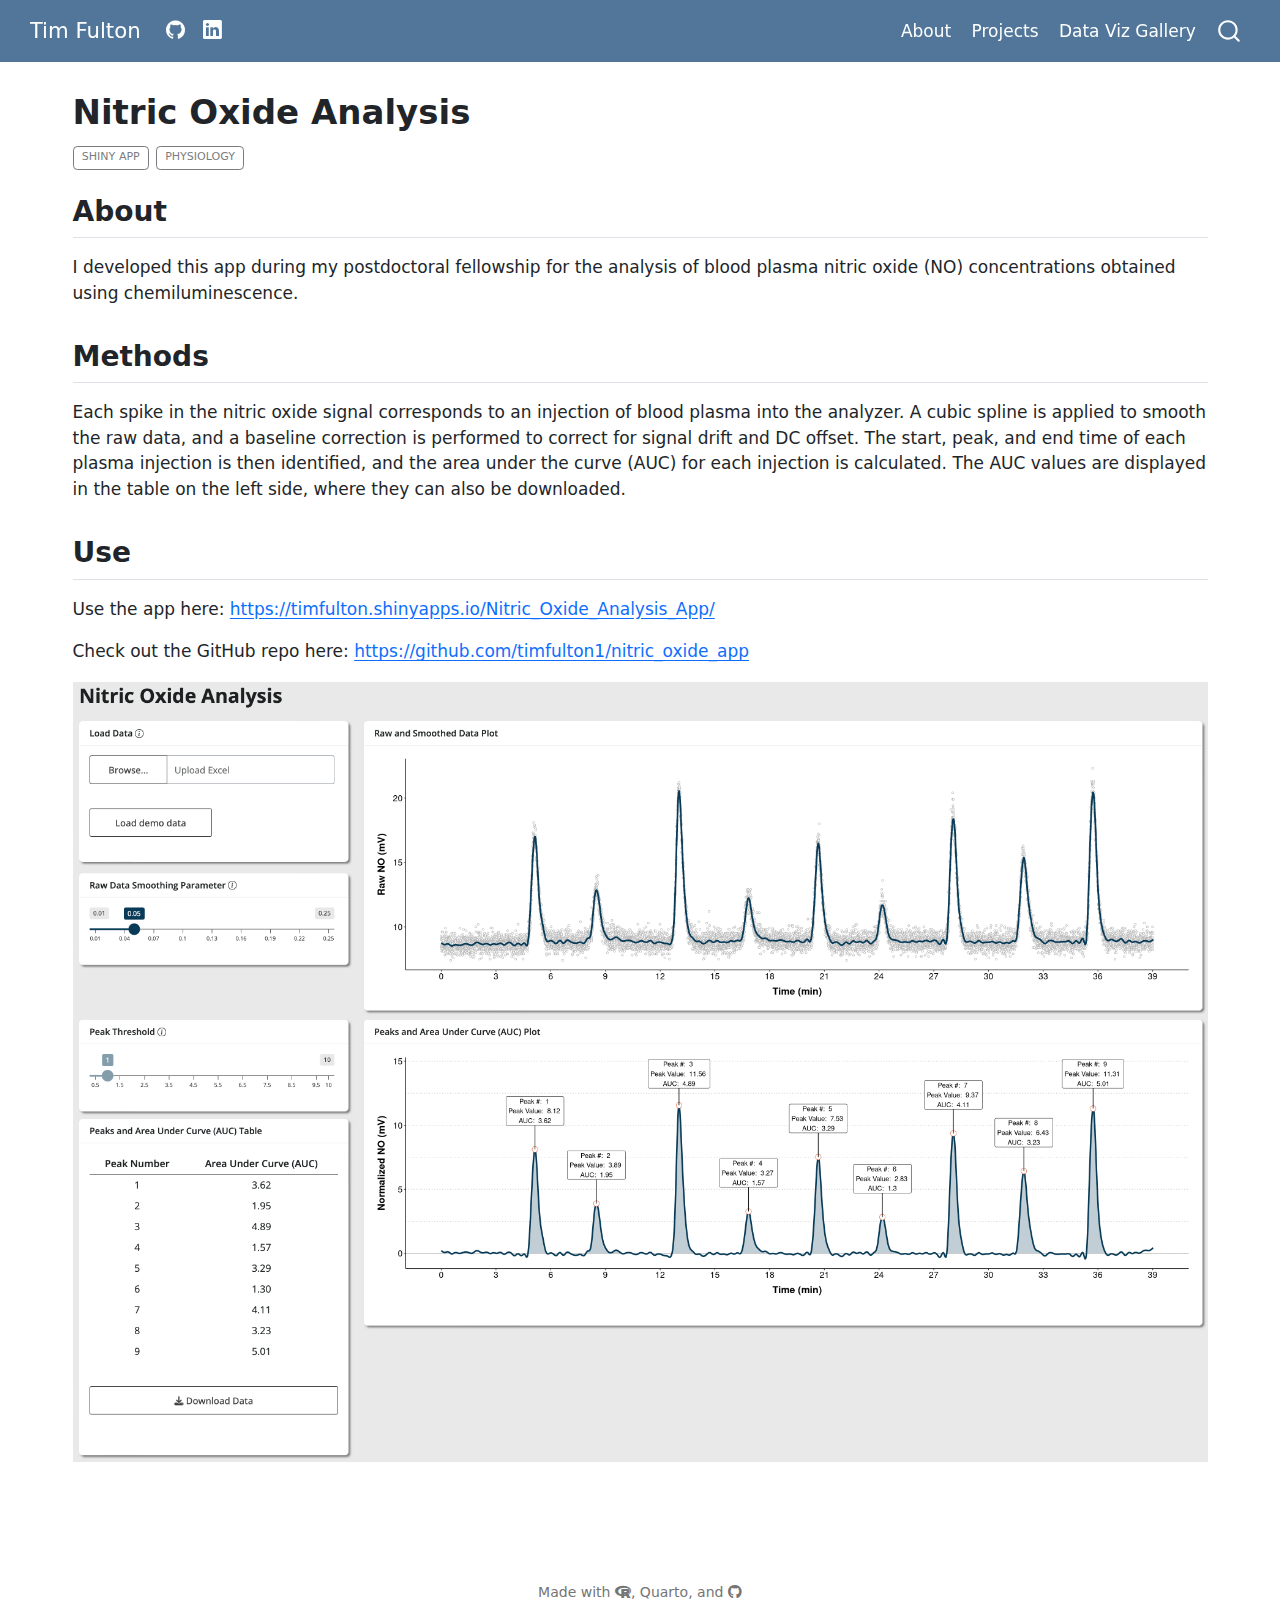
<file: docs/projects/nitric_oxide_app/nitric_oxide_app.html>
<!DOCTYPE html>
<html xmlns="http://www.w3.org/1999/xhtml" lang="en" xml:lang="en"><head>

<meta charset="utf-8">
<meta name="generator" content="quarto-1.5.57">

<meta name="viewport" content="width=device-width, initial-scale=1.0, user-scalable=yes">


<title>Nitric Oxide Analysis – Tim Fulton</title>
<style>
code{white-space: pre-wrap;}
span.smallcaps{font-variant: small-caps;}
div.columns{display: flex; gap: min(4vw, 1.5em);}
div.column{flex: auto; overflow-x: auto;}
div.hanging-indent{margin-left: 1.5em; text-indent: -1.5em;}
ul.task-list{list-style: none;}
ul.task-list li input[type="checkbox"] {
  width: 0.8em;
  margin: 0 0.8em 0.2em -1em; /* quarto-specific, see https://github.com/quarto-dev/quarto-cli/issues/4556 */ 
  vertical-align: middle;
}
</style>


<script src="../../site_libs/quarto-nav/quarto-nav.js"></script>
<script src="../../site_libs/quarto-nav/headroom.min.js"></script>
<script src="../../site_libs/clipboard/clipboard.min.js"></script>
<script src="../../site_libs/quarto-search/autocomplete.umd.js"></script>
<script src="../../site_libs/quarto-search/fuse.min.js"></script>
<script src="../../site_libs/quarto-search/quarto-search.js"></script>
<meta name="quarto:offset" content="../../">
<script src="../../site_libs/quarto-html/quarto.js"></script>
<script src="../../site_libs/quarto-html/popper.min.js"></script>
<script src="../../site_libs/quarto-html/tippy.umd.min.js"></script>
<script src="../../site_libs/quarto-html/anchor.min.js"></script>
<link href="../../site_libs/quarto-html/tippy.css" rel="stylesheet">
<link href="../../site_libs/quarto-html/quarto-syntax-highlighting.css" rel="stylesheet" id="quarto-text-highlighting-styles">
<script src="../../site_libs/bootstrap/bootstrap.min.js"></script>
<link href="../../site_libs/bootstrap/bootstrap-icons.css" rel="stylesheet">
<link href="../../site_libs/bootstrap/bootstrap.min.css" rel="stylesheet" id="quarto-bootstrap" data-mode="light">
<link href="../../site_libs/quarto-contrib/fontawesome6-1.2.0/all.min.css" rel="stylesheet">
<link href="../../site_libs/quarto-contrib/fontawesome6-1.2.0/latex-fontsize.css" rel="stylesheet">
<script id="quarto-search-options" type="application/json">{
  "location": "navbar",
  "copy-button": false,
  "collapse-after": 3,
  "panel-placement": "end",
  "type": "overlay",
  "limit": 50,
  "keyboard-shortcut": [
    "f",
    "/",
    "s"
  ],
  "show-item-context": false,
  "language": {
    "search-no-results-text": "No results",
    "search-matching-documents-text": "matching documents",
    "search-copy-link-title": "Copy link to search",
    "search-hide-matches-text": "Hide additional matches",
    "search-more-match-text": "more match in this document",
    "search-more-matches-text": "more matches in this document",
    "search-clear-button-title": "Clear",
    "search-text-placeholder": "",
    "search-detached-cancel-button-title": "Cancel",
    "search-submit-button-title": "Submit",
    "search-label": "Search"
  }
}</script>


<meta property="og:title" content="Nitric Oxide Analysis – Tim Fulton">
<meta property="og:description" content="">
<meta property="og:image" content="nitric_oxide_app_image.png">
<meta property="og:site_name" content="Tim Fulton">
</head>

<body class="nav-fixed">

<div id="quarto-search-results"></div>
  <header id="quarto-header" class="headroom fixed-top">
    <nav class="navbar navbar-expand-lg " data-bs-theme="dark">
      <div class="navbar-container container-fluid">
      <div class="navbar-brand-container mx-auto">
    <a class="navbar-brand" href="../../index.html">
    <span class="navbar-title">Tim Fulton</span>
    </a>
  </div>
            <div id="quarto-search" class="" title="Search"></div>
          <button class="navbar-toggler" type="button" data-bs-toggle="collapse" data-bs-target="#navbarCollapse" aria-controls="navbarCollapse" role="menu" aria-expanded="false" aria-label="Toggle navigation" onclick="if (window.quartoToggleHeadroom) { window.quartoToggleHeadroom(); }">
  <span class="navbar-toggler-icon"></span>
</button>
          <div class="collapse navbar-collapse" id="navbarCollapse">
            <ul class="navbar-nav navbar-nav-scroll me-auto">
  <li class="nav-item compact">
    <a class="nav-link" href="https://github.com/timfulton1" target="_blank"> <i class="bi bi-github" role="img">
</i> 
<span class="menu-text"></span></a>
  </li>  
  <li class="nav-item compact">
    <a class="nav-link" href="https://linkedin.com/in/timothyjfulton" target="_blank"> <i class="bi bi-linkedin" role="img">
</i> 
<span class="menu-text"></span></a>
  </li>  
</ul>
            <ul class="navbar-nav navbar-nav-scroll ms-auto">
  <li class="nav-item">
    <a class="nav-link" href="../../index.html"> 
<span class="menu-text">About</span></a>
  </li>  
  <li class="nav-item">
    <a class="nav-link" href="../../projects/projects.html"> 
<span class="menu-text">Projects</span></a>
  </li>  
  <li class="nav-item">
    <a class="nav-link" href="../../data_viz_gallery/data_viz_gallery.html"> 
<span class="menu-text">Data Viz Gallery</span></a>
  </li>  
</ul>
          </div> <!-- /navcollapse -->
            <div class="quarto-navbar-tools">
</div>
      </div> <!-- /container-fluid -->
    </nav>
</header>
<!-- content -->
<div id="quarto-content" class="quarto-container page-columns page-rows-contents page-layout-full page-navbar">
<!-- sidebar -->
<!-- margin-sidebar -->
    
<!-- main -->
<main class="content column-page" id="quarto-document-content">

<header id="title-block-header" class="quarto-title-block default">
<div class="quarto-title">
<h1 class="title">Nitric Oxide Analysis</h1>
  <div class="quarto-categories">
    <div class="quarto-category">Shiny App</div>
    <div class="quarto-category">Physiology</div>
  </div>
  </div>



<div class="quarto-title-meta column-page">

    
  
    
  </div>
  


</header>


<section id="about" class="level2">
<h2 class="anchored" data-anchor-id="about">About</h2>
<p>I developed this app during my postdoctoral fellowship for the analysis of blood plasma nitric oxide (NO) concentrations obtained using chemiluminescence.</p>
</section>
<section id="methods" class="level2">
<h2 class="anchored" data-anchor-id="methods">Methods</h2>
<p>Each spike in the nitric oxide signal corresponds to an injection of blood plasma into the analyzer. A cubic spline is applied to smooth the raw data, and a baseline correction is performed to correct for signal drift and DC offset. The start, peak, and end time of each plasma injection is then identified, and the area under the curve (AUC) for each injection is calculated. The AUC values are displayed in the table on the left side, where they can also be downloaded.</p>
</section>
<section id="use" class="level2">
<h2 class="anchored" data-anchor-id="use">Use</h2>
<p>Use the app here: <a href="https://timfulton.shinyapps.io/Nitric_Oxide_Analysis_App/" target="_blank">https://timfulton.shinyapps.io/Nitric_Oxide_Analysis_App/</a></p>
<p>Check out the GitHub repo here: <a href="https://github.com/timfulton1/nitric_oxide_app" target="_blank">https://github.com/timfulton1/nitric_oxide_app</a></p>
<div class="quarto-figure quarto-figure-center">
<figure class="figure">
<p><img src="nitric_oxide_app_image.png" class="img-fluid quarto-figure quarto-figure-center figure-img" style="width:100.0%"></p>
</figure>
</div>


</section>

</main> <!-- /main -->
<script id="quarto-html-after-body" type="application/javascript">
window.document.addEventListener("DOMContentLoaded", function (event) {
  const toggleBodyColorMode = (bsSheetEl) => {
    const mode = bsSheetEl.getAttribute("data-mode");
    const bodyEl = window.document.querySelector("body");
    if (mode === "dark") {
      bodyEl.classList.add("quarto-dark");
      bodyEl.classList.remove("quarto-light");
    } else {
      bodyEl.classList.add("quarto-light");
      bodyEl.classList.remove("quarto-dark");
    }
  }
  const toggleBodyColorPrimary = () => {
    const bsSheetEl = window.document.querySelector("link#quarto-bootstrap");
    if (bsSheetEl) {
      toggleBodyColorMode(bsSheetEl);
    }
  }
  toggleBodyColorPrimary();  
  const icon = "";
  const anchorJS = new window.AnchorJS();
  anchorJS.options = {
    placement: 'right',
    icon: icon
  };
  anchorJS.add('.anchored');
  const isCodeAnnotation = (el) => {
    for (const clz of el.classList) {
      if (clz.startsWith('code-annotation-')) {                     
        return true;
      }
    }
    return false;
  }
  const onCopySuccess = function(e) {
    // button target
    const button = e.trigger;
    // don't keep focus
    button.blur();
    // flash "checked"
    button.classList.add('code-copy-button-checked');
    var currentTitle = button.getAttribute("title");
    button.setAttribute("title", "Copied!");
    let tooltip;
    if (window.bootstrap) {
      button.setAttribute("data-bs-toggle", "tooltip");
      button.setAttribute("data-bs-placement", "left");
      button.setAttribute("data-bs-title", "Copied!");
      tooltip = new bootstrap.Tooltip(button, 
        { trigger: "manual", 
          customClass: "code-copy-button-tooltip",
          offset: [0, -8]});
      tooltip.show();    
    }
    setTimeout(function() {
      if (tooltip) {
        tooltip.hide();
        button.removeAttribute("data-bs-title");
        button.removeAttribute("data-bs-toggle");
        button.removeAttribute("data-bs-placement");
      }
      button.setAttribute("title", currentTitle);
      button.classList.remove('code-copy-button-checked');
    }, 1000);
    // clear code selection
    e.clearSelection();
  }
  const getTextToCopy = function(trigger) {
      const codeEl = trigger.previousElementSibling.cloneNode(true);
      for (const childEl of codeEl.children) {
        if (isCodeAnnotation(childEl)) {
          childEl.remove();
        }
      }
      return codeEl.innerText;
  }
  const clipboard = new window.ClipboardJS('.code-copy-button:not([data-in-quarto-modal])', {
    text: getTextToCopy
  });
  clipboard.on('success', onCopySuccess);
  if (window.document.getElementById('quarto-embedded-source-code-modal')) {
    // For code content inside modals, clipBoardJS needs to be initialized with a container option
    // TODO: Check when it could be a function (https://github.com/zenorocha/clipboard.js/issues/860)
    const clipboardModal = new window.ClipboardJS('.code-copy-button[data-in-quarto-modal]', {
      text: getTextToCopy,
      container: window.document.getElementById('quarto-embedded-source-code-modal')
    });
    clipboardModal.on('success', onCopySuccess);
  }
    var localhostRegex = new RegExp(/^(?:http|https):\/\/localhost\:?[0-9]*\//);
    var mailtoRegex = new RegExp(/^mailto:/);
      var filterRegex = new RegExp('/' + window.location.host + '/');
    var isInternal = (href) => {
        return filterRegex.test(href) || localhostRegex.test(href) || mailtoRegex.test(href);
    }
    // Inspect non-navigation links and adorn them if external
 	var links = window.document.querySelectorAll('a[href]:not(.nav-link):not(.navbar-brand):not(.toc-action):not(.sidebar-link):not(.sidebar-item-toggle):not(.pagination-link):not(.no-external):not([aria-hidden]):not(.dropdown-item):not(.quarto-navigation-tool):not(.about-link)');
    for (var i=0; i<links.length; i++) {
      const link = links[i];
      if (!isInternal(link.href)) {
        // undo the damage that might have been done by quarto-nav.js in the case of
        // links that we want to consider external
        if (link.dataset.originalHref !== undefined) {
          link.href = link.dataset.originalHref;
        }
      }
    }
  function tippyHover(el, contentFn, onTriggerFn, onUntriggerFn) {
    const config = {
      allowHTML: true,
      maxWidth: 500,
      delay: 100,
      arrow: false,
      appendTo: function(el) {
          return el.parentElement;
      },
      interactive: true,
      interactiveBorder: 10,
      theme: 'quarto',
      placement: 'bottom-start',
    };
    if (contentFn) {
      config.content = contentFn;
    }
    if (onTriggerFn) {
      config.onTrigger = onTriggerFn;
    }
    if (onUntriggerFn) {
      config.onUntrigger = onUntriggerFn;
    }
    window.tippy(el, config); 
  }
  const noterefs = window.document.querySelectorAll('a[role="doc-noteref"]');
  for (var i=0; i<noterefs.length; i++) {
    const ref = noterefs[i];
    tippyHover(ref, function() {
      // use id or data attribute instead here
      let href = ref.getAttribute('data-footnote-href') || ref.getAttribute('href');
      try { href = new URL(href).hash; } catch {}
      const id = href.replace(/^#\/?/, "");
      const note = window.document.getElementById(id);
      if (note) {
        return note.innerHTML;
      } else {
        return "";
      }
    });
  }
  const xrefs = window.document.querySelectorAll('a.quarto-xref');
  const processXRef = (id, note) => {
    // Strip column container classes
    const stripColumnClz = (el) => {
      el.classList.remove("page-full", "page-columns");
      if (el.children) {
        for (const child of el.children) {
          stripColumnClz(child);
        }
      }
    }
    stripColumnClz(note)
    if (id === null || id.startsWith('sec-')) {
      // Special case sections, only their first couple elements
      const container = document.createElement("div");
      if (note.children && note.children.length > 2) {
        container.appendChild(note.children[0].cloneNode(true));
        for (let i = 1; i < note.children.length; i++) {
          const child = note.children[i];
          if (child.tagName === "P" && child.innerText === "") {
            continue;
          } else {
            container.appendChild(child.cloneNode(true));
            break;
          }
        }
        if (window.Quarto?.typesetMath) {
          window.Quarto.typesetMath(container);
        }
        return container.innerHTML
      } else {
        if (window.Quarto?.typesetMath) {
          window.Quarto.typesetMath(note);
        }
        return note.innerHTML;
      }
    } else {
      // Remove any anchor links if they are present
      const anchorLink = note.querySelector('a.anchorjs-link');
      if (anchorLink) {
        anchorLink.remove();
      }
      if (window.Quarto?.typesetMath) {
        window.Quarto.typesetMath(note);
      }
      // TODO in 1.5, we should make sure this works without a callout special case
      if (note.classList.contains("callout")) {
        return note.outerHTML;
      } else {
        return note.innerHTML;
      }
    }
  }
  for (var i=0; i<xrefs.length; i++) {
    const xref = xrefs[i];
    tippyHover(xref, undefined, function(instance) {
      instance.disable();
      let url = xref.getAttribute('href');
      let hash = undefined; 
      if (url.startsWith('#')) {
        hash = url;
      } else {
        try { hash = new URL(url).hash; } catch {}
      }
      if (hash) {
        const id = hash.replace(/^#\/?/, "");
        const note = window.document.getElementById(id);
        if (note !== null) {
          try {
            const html = processXRef(id, note.cloneNode(true));
            instance.setContent(html);
          } finally {
            instance.enable();
            instance.show();
          }
        } else {
          // See if we can fetch this
          fetch(url.split('#')[0])
          .then(res => res.text())
          .then(html => {
            const parser = new DOMParser();
            const htmlDoc = parser.parseFromString(html, "text/html");
            const note = htmlDoc.getElementById(id);
            if (note !== null) {
              const html = processXRef(id, note);
              instance.setContent(html);
            } 
          }).finally(() => {
            instance.enable();
            instance.show();
          });
        }
      } else {
        // See if we can fetch a full url (with no hash to target)
        // This is a special case and we should probably do some content thinning / targeting
        fetch(url)
        .then(res => res.text())
        .then(html => {
          const parser = new DOMParser();
          const htmlDoc = parser.parseFromString(html, "text/html");
          const note = htmlDoc.querySelector('main.content');
          if (note !== null) {
            // This should only happen for chapter cross references
            // (since there is no id in the URL)
            // remove the first header
            if (note.children.length > 0 && note.children[0].tagName === "HEADER") {
              note.children[0].remove();
            }
            const html = processXRef(null, note);
            instance.setContent(html);
          } 
        }).finally(() => {
          instance.enable();
          instance.show();
        });
      }
    }, function(instance) {
    });
  }
      let selectedAnnoteEl;
      const selectorForAnnotation = ( cell, annotation) => {
        let cellAttr = 'data-code-cell="' + cell + '"';
        let lineAttr = 'data-code-annotation="' +  annotation + '"';
        const selector = 'span[' + cellAttr + '][' + lineAttr + ']';
        return selector;
      }
      const selectCodeLines = (annoteEl) => {
        const doc = window.document;
        const targetCell = annoteEl.getAttribute("data-target-cell");
        const targetAnnotation = annoteEl.getAttribute("data-target-annotation");
        const annoteSpan = window.document.querySelector(selectorForAnnotation(targetCell, targetAnnotation));
        const lines = annoteSpan.getAttribute("data-code-lines").split(",");
        const lineIds = lines.map((line) => {
          return targetCell + "-" + line;
        })
        let top = null;
        let height = null;
        let parent = null;
        if (lineIds.length > 0) {
            //compute the position of the single el (top and bottom and make a div)
            const el = window.document.getElementById(lineIds[0]);
            top = el.offsetTop;
            height = el.offsetHeight;
            parent = el.parentElement.parentElement;
          if (lineIds.length > 1) {
            const lastEl = window.document.getElementById(lineIds[lineIds.length - 1]);
            const bottom = lastEl.offsetTop + lastEl.offsetHeight;
            height = bottom - top;
          }
          if (top !== null && height !== null && parent !== null) {
            // cook up a div (if necessary) and position it 
            let div = window.document.getElementById("code-annotation-line-highlight");
            if (div === null) {
              div = window.document.createElement("div");
              div.setAttribute("id", "code-annotation-line-highlight");
              div.style.position = 'absolute';
              parent.appendChild(div);
            }
            div.style.top = top - 2 + "px";
            div.style.height = height + 4 + "px";
            div.style.left = 0;
            let gutterDiv = window.document.getElementById("code-annotation-line-highlight-gutter");
            if (gutterDiv === null) {
              gutterDiv = window.document.createElement("div");
              gutterDiv.setAttribute("id", "code-annotation-line-highlight-gutter");
              gutterDiv.style.position = 'absolute';
              const codeCell = window.document.getElementById(targetCell);
              const gutter = codeCell.querySelector('.code-annotation-gutter');
              gutter.appendChild(gutterDiv);
            }
            gutterDiv.style.top = top - 2 + "px";
            gutterDiv.style.height = height + 4 + "px";
          }
          selectedAnnoteEl = annoteEl;
        }
      };
      const unselectCodeLines = () => {
        const elementsIds = ["code-annotation-line-highlight", "code-annotation-line-highlight-gutter"];
        elementsIds.forEach((elId) => {
          const div = window.document.getElementById(elId);
          if (div) {
            div.remove();
          }
        });
        selectedAnnoteEl = undefined;
      };
        // Handle positioning of the toggle
    window.addEventListener(
      "resize",
      throttle(() => {
        elRect = undefined;
        if (selectedAnnoteEl) {
          selectCodeLines(selectedAnnoteEl);
        }
      }, 10)
    );
    function throttle(fn, ms) {
    let throttle = false;
    let timer;
      return (...args) => {
        if(!throttle) { // first call gets through
            fn.apply(this, args);
            throttle = true;
        } else { // all the others get throttled
            if(timer) clearTimeout(timer); // cancel #2
            timer = setTimeout(() => {
              fn.apply(this, args);
              timer = throttle = false;
            }, ms);
        }
      };
    }
      // Attach click handler to the DT
      const annoteDls = window.document.querySelectorAll('dt[data-target-cell]');
      for (const annoteDlNode of annoteDls) {
        annoteDlNode.addEventListener('click', (event) => {
          const clickedEl = event.target;
          if (clickedEl !== selectedAnnoteEl) {
            unselectCodeLines();
            const activeEl = window.document.querySelector('dt[data-target-cell].code-annotation-active');
            if (activeEl) {
              activeEl.classList.remove('code-annotation-active');
            }
            selectCodeLines(clickedEl);
            clickedEl.classList.add('code-annotation-active');
          } else {
            // Unselect the line
            unselectCodeLines();
            clickedEl.classList.remove('code-annotation-active');
          }
        });
      }
  const findCites = (el) => {
    const parentEl = el.parentElement;
    if (parentEl) {
      const cites = parentEl.dataset.cites;
      if (cites) {
        return {
          el,
          cites: cites.split(' ')
        };
      } else {
        return findCites(el.parentElement)
      }
    } else {
      return undefined;
    }
  };
  var bibliorefs = window.document.querySelectorAll('a[role="doc-biblioref"]');
  for (var i=0; i<bibliorefs.length; i++) {
    const ref = bibliorefs[i];
    const citeInfo = findCites(ref);
    if (citeInfo) {
      tippyHover(citeInfo.el, function() {
        var popup = window.document.createElement('div');
        citeInfo.cites.forEach(function(cite) {
          var citeDiv = window.document.createElement('div');
          citeDiv.classList.add('hanging-indent');
          citeDiv.classList.add('csl-entry');
          var biblioDiv = window.document.getElementById('ref-' + cite);
          if (biblioDiv) {
            citeDiv.innerHTML = biblioDiv.innerHTML;
          }
          popup.appendChild(citeDiv);
        });
        return popup.innerHTML;
      });
    }
  }
});
</script>
</div> <!-- /content -->
<footer class="footer">
  <div class="nav-footer">
    <div class="nav-footer-left">
      &nbsp;
    </div>   
    <div class="nav-footer-center">
<p>Made with <a href="https://www.r-project.org/about.html" target="_blank"><i class="fa-brands fa-r-project" title="R Project" aria-label="r-project"></i></a>, <a href="https://quarto.org/" target="_blannk">Quarto</a>, and <a href="https://github.com/timfulton1" target="_blank"><i class="fa-brands fa-github" title="GitHub octocat logo" aria-label="github"></i></a></p>
</div>
    <div class="nav-footer-right">
      &nbsp;
    </div>
  </div>
</footer>




</body></html>
</file>
<file: docs/site_libs/quarto-html/tippy.css>
.tippy-box[data-animation=fade][data-state=hidden]{opacity:0}[data-tippy-root]{max-width:calc(100vw - 10px)}.tippy-box{position:relative;background-color:#333;color:#fff;border-radius:4px;font-size:14px;line-height:1.4;white-space:normal;outline:0;transition-property:transform,visibility,opacity}.tippy-box[data-placement^=top]>.tippy-arrow{bottom:0}.tippy-box[data-placement^=top]>.tippy-arrow:before{bottom:-7px;left:0;border-width:8px 8px 0;border-top-color:initial;transform-origin:center top}.tippy-box[data-placement^=bottom]>.tippy-arrow{top:0}.tippy-box[data-placement^=bottom]>.tippy-arrow:before{top:-7px;left:0;border-width:0 8px 8px;border-bottom-color:initial;transform-origin:center bottom}.tippy-box[data-placement^=left]>.tippy-arrow{right:0}.tippy-box[data-placement^=left]>.tippy-arrow:before{border-width:8px 0 8px 8px;border-left-color:initial;right:-7px;transform-origin:center left}.tippy-box[data-placement^=right]>.tippy-arrow{left:0}.tippy-box[data-placement^=right]>.tippy-arrow:before{left:-7px;border-width:8px 8px 8px 0;border-right-color:initial;transform-origin:center right}.tippy-box[data-inertia][data-state=visible]{transition-timing-function:cubic-bezier(.54,1.5,.38,1.11)}.tippy-arrow{width:16px;height:16px;color:#333}.tippy-arrow:before{content:"";position:absolute;border-color:transparent;border-style:solid}.tippy-content{position:relative;padding:5px 9px;z-index:1}
</file>
<file: docs/site_libs/quarto-html/quarto-syntax-highlighting.css>
/* quarto syntax highlight colors */
:root {
  --quarto-hl-ot-color: #003B4F;
  --quarto-hl-at-color: #657422;
  --quarto-hl-ss-color: #20794D;
  --quarto-hl-an-color: #5E5E5E;
  --quarto-hl-fu-color: #4758AB;
  --quarto-hl-st-color: #20794D;
  --quarto-hl-cf-color: #003B4F;
  --quarto-hl-op-color: #5E5E5E;
  --quarto-hl-er-color: #AD0000;
  --quarto-hl-bn-color: #AD0000;
  --quarto-hl-al-color: #AD0000;
  --quarto-hl-va-color: #111111;
  --quarto-hl-bu-color: inherit;
  --quarto-hl-ex-color: inherit;
  --quarto-hl-pp-color: #AD0000;
  --quarto-hl-in-color: #5E5E5E;
  --quarto-hl-vs-color: #20794D;
  --quarto-hl-wa-color: #5E5E5E;
  --quarto-hl-do-color: #5E5E5E;
  --quarto-hl-im-color: #00769E;
  --quarto-hl-ch-color: #20794D;
  --quarto-hl-dt-color: #AD0000;
  --quarto-hl-fl-color: #AD0000;
  --quarto-hl-co-color: #5E5E5E;
  --quarto-hl-cv-color: #5E5E5E;
  --quarto-hl-cn-color: #8f5902;
  --quarto-hl-sc-color: #5E5E5E;
  --quarto-hl-dv-color: #AD0000;
  --quarto-hl-kw-color: #003B4F;
}

/* other quarto variables */
:root {
  --quarto-font-monospace: SFMono-Regular, Menlo, Monaco, Consolas, "Liberation Mono", "Courier New", monospace;
}

pre > code.sourceCode > span {
  color: #003B4F;
}

code span {
  color: #003B4F;
}

code.sourceCode > span {
  color: #003B4F;
}

div.sourceCode,
div.sourceCode pre.sourceCode {
  color: #003B4F;
}

code span.ot {
  color: #003B4F;
  font-style: inherit;
}

code span.at {
  color: #657422;
  font-style: inherit;
}

code span.ss {
  color: #20794D;
  font-style: inherit;
}

code span.an {
  color: #5E5E5E;
  font-style: inherit;
}

code span.fu {
  color: #4758AB;
  font-style: inherit;
}

code span.st {
  color: #20794D;
  font-style: inherit;
}

code span.cf {
  color: #003B4F;
  font-weight: bold;
  font-style: inherit;
}

code span.op {
  color: #5E5E5E;
  font-style: inherit;
}

code span.er {
  color: #AD0000;
  font-style: inherit;
}

code span.bn {
  color: #AD0000;
  font-style: inherit;
}

code span.al {
  color: #AD0000;
  font-style: inherit;
}

code span.va {
  color: #111111;
  font-style: inherit;
}

code span.bu {
  font-style: inherit;
}

code span.ex {
  font-style: inherit;
}

code span.pp {
  color: #AD0000;
  font-style: inherit;
}

code span.in {
  color: #5E5E5E;
  font-style: inherit;
}

code span.vs {
  color: #20794D;
  font-style: inherit;
}

code span.wa {
  color: #5E5E5E;
  font-style: italic;
}

code span.do {
  color: #5E5E5E;
  font-style: italic;
}

code span.im {
  color: #00769E;
  font-style: inherit;
}

code span.ch {
  color: #20794D;
  font-style: inherit;
}

code span.dt {
  color: #AD0000;
  font-style: inherit;
}

code span.fl {
  color: #AD0000;
  font-style: inherit;
}

code span.co {
  color: #5E5E5E;
  font-style: inherit;
}

code span.cv {
  color: #5E5E5E;
  font-style: italic;
}

code span.cn {
  color: #8f5902;
  font-style: inherit;
}

code span.sc {
  color: #5E5E5E;
  font-style: inherit;
}

code span.dv {
  color: #AD0000;
  font-style: inherit;
}

code span.kw {
  color: #003B4F;
  font-weight: bold;
  font-style: inherit;
}

.prevent-inlining {
  content: "</";
}

/*# sourceMappingURL=debc5d5d77c3f9108843748ff7464032.css.map */
</file>
<file: docs/site_libs/quarto-contrib/fontawesome6-1.2.0/latex-fontsize.css>
.fa-tiny {
  font-size: 0.5em;
}
.fa-scriptsize {
  font-size: 0.7em;
}
.fa-footnotesize {
  font-size: 0.8em;
}
.fa-small {
  font-size: 0.9em;
}
.fa-normalsize {
  font-size: 1em;
}
.fa-large {
  font-size: 1.2em;
}
.fa-Large {
  font-size: 1.5em;
}
.fa-LARGE {
  font-size: 1.75em;
}
.fa-huge {
  font-size: 2em;
}
.fa-Huge {
  font-size: 2.5em;
}
</file>
<file: docs/site_libs/quarto-contrib/quarto-project/qmd-lab/closeread/closeread.css>
/*-- scss:defaults --*/
/*-- scss:rules --*/
/* global layout styles */
/* helpful for docs with no header space
.cr-section .narrative-col > *:first-child {
  padding-block-start: 10svh !important;
}
*/
.cr-section {
  display: grid;
  grid-template-rows: 1fr;
  background-color: var(--cr-section-background-color);
}
.cr-section.cr-column-screen {
  grid-column: screen-start/screen-end !important;
  z-index: 998;
  opacity: 0.999;
}
.cr-section .narrative-col {
  grid-row: 1;
  font-family: var(--cr-narrative-font-family);
  font-size: var(--cr-narrative-font-size);
}
.cr-section .narrative-col .trigger {
  padding-block: 45svh;
  padding-inline: 24px;
}
.cr-section .narrative-col .trigger .narrative {
  padding: 0.7em 0.75em;
}
.cr-section .narrative-col .trigger .narrative > p {
  margin-bottom: 0;
}
.cr-section .narrative-col .trigger:has(.cr-spacer) {
  visibility: hidden;
  padding-block: 0;
}
.cr-section .sticky-col {
  grid-row: 1;
}
.cr-section .sticky-col .sticky-col-stack {
  display: grid;
  height: 100dvh;
  position: sticky;
  overflow: hidden;
  top: 0;
}
.cr-section .sticky-col .sticky-col-stack .sticky {
  grid-area: 1/1;
  margin: auto;
  opacity: 0;
  transition: opacity linear 0.5s, color 0.7s linear, transform 1s ease-in-out, transform-origin 1s ease-in-out;
}
.cr-section .sticky-col .sticky-col-stack .sticky:has(.line-block) {
  font-family: var(--cr-poem-font-family);
  transition: transform 0.8s ease-in-out;
}
.cr-section .sticky-col .sticky-col-stack .sticky:has(.line-block) {
  font-family: var(--cr-poem-font-family);
  transition: transform 0.8s ease-in-out, font-size 0.8s ease-in-out;
}
.cr-section .sticky-col .sticky-col-stack div.sourceCode {
  background-color: rgb(233, 236, 239);
}
.cr-section .sticky-col .sticky-col-stack .cr-active {
  opacity: 1;
}
.cr-section .sticky-col .sticky-col-stack .cr-active.cr-hl-within .sourceCode span[id^=cb] {
  opacity: 0.3;
  transition: opacity linear 0.3s;
}
.cr-section .sticky-col .sticky-col-stack .cr-active.cr-hl-within .sourceCode span[id^=cb].cr-hl {
  opacity: 1;
  transition: opacity linear 0.3s;
}
.cr-section .sticky-col .sticky-col-stack .cr-active.cr-hl-within div.line-block span[id^=lb] {
  color: rgba(0, 0, 0, 0.4);
  transition: color 0.7s linear;
}
.cr-section .sticky-col .sticky-col-stack .cr-active.cr-hl-within div.line-block span[id^=lb].cr-hl {
  color: rgb(0, 0, 0);
  transition: color 0.7s linear;
}
.cr-section .sticky-col .sticky-col-stack .cr-active.cr-hl-within div.line-block span[id^=lb] span.cr-hl {
  color: rgb(0, 0, 0);
  transition: color 0.7s linear;
}

/* mobile sizing (bootstrap: xs) is always overlay-center */
@media (max-width: 575.98px) {
  .cr-section.sidebar-left,
  .cr-section.sidebar-right,
  .cr-section.overlay-left,
  .cr-section.overlay-right,
  .cr-section.overlay-center {
    grid-template-columns: 1fr;
  }
  .cr-section.sidebar-left .narrative-col,
  .cr-section.sidebar-right .narrative-col,
  .cr-section.overlay-left .narrative-col,
  .cr-section.overlay-right .narrative-col,
  .cr-section.overlay-center .narrative-col {
    grid-column: 1;
    z-index: 1;
    margin-inline: auto;
    background-color: transparent;
  }
  .cr-section.sidebar-left .narrative-col .narrative,
  .cr-section.sidebar-right .narrative-col .narrative,
  .cr-section.overlay-left .narrative-col .narrative,
  .cr-section.overlay-right .narrative-col .narrative,
  .cr-section.overlay-center .narrative-col .narrative {
    background-color: var(--cr-narrative-background-color-overlay);
    color: var(--cr-narrative-text-color-overlay);
    padding: 0.3em 0.5em;
    border-radius: var(--cr-narrative-border-radius);
  }
  .cr-section.sidebar-left .sticky-col,
  .cr-section.sidebar-right .sticky-col,
  .cr-section.overlay-left .sticky-col,
  .cr-section.overlay-right .sticky-col,
  .cr-section.overlay-center .sticky-col {
    grid-column: 1;
  }
}
.overlay-left,
.overlay-center,
.overlay-right {
  grid-template-columns: 1fr;
}
.overlay-left .narrative-col,
.overlay-center .narrative-col,
.overlay-right .narrative-col {
  grid-column: 1;
  z-index: 1;
  transition: opacity 0.5s ease-in-out;
  max-width: var(--cr-narrative-overlay-max-width);
  min-width: var(--cr-narrative-overlay-min-width);
}
.overlay-left .narrative-col .narrative,
.overlay-center .narrative-col .narrative,
.overlay-right .narrative-col .narrative {
  background-color: var(--cr-narrative-background-color-overlay);
  color: var(--cr-narrative-text-color-overlay);
  border-radius: var(--cr-narrative-border-radius);
}
.overlay-left .sticky-col,
.overlay-center .sticky-col,
.overlay-right .sticky-col {
  grid-column: 1;
}

.overlay-left .narrative-col {
  justify-self: start;
  margin-left: var(--cr-narrative-outer-margin);
}

.overlay-center .narrative-col {
  justify-self: center;
}

.overlay-right .narrative-col {
  justify-self: end;
  margin-right: var(--cr-narrative-outer-margin);
}

.sidebar-left {
  grid-template-columns: var(--cr-narrative-sidebar-width) 2fr;
}
.sidebar-left .narrative-col {
  grid-column: 1;
  margin-inline: 0;
  background-color: var(--cr-narrative-background-color-sidebar);
}
.sidebar-left .narrative-col .narrative {
  padding: 0 0.75em;
  color: var(--cr-narrative-text-color-sidebar);
}
.sidebar-left .sticky-col {
  grid-column: 2;
}

.sidebar-right {
  grid-template-columns: 2fr var(--cr-narrative-sidebar-width);
}
.sidebar-right .narrative-col {
  grid-column: 2;
  margin-inline: 0;
  background-color: var(--cr-narrative-background-color-sidebar);
}
.sidebar-right .narrative-col .narrative {
  padding: 0 0.75em;
  color: var(--cr-narrative-text-color-sidebar);
}
.sidebar-right .sticky-col {
  grid-column: 1;
}

.presentation-mode.overlay-left,
.presentation-mode.overlay-center,
.presentation-mode.overlay-right,
.presentation-mode.sidebar-left,
.presentation-mode.sidebar-right {
  grid-template-columns: 1fr !important;
}
.presentation-mode.overlay-left .narrative-col,
.presentation-mode.overlay-center .narrative-col,
.presentation-mode.overlay-right .narrative-col,
.presentation-mode.sidebar-left .narrative-col,
.presentation-mode.sidebar-right .narrative-col {
  grid-column: 1 !important;
  z-index: 1 !important;
  margin-inline: 30% !important;
  opacity: 0 !important;
  transition: opacity 0.5s ease-in-out;
}
.presentation-mode.overlay-left .sticky-col,
.presentation-mode.overlay-center .sticky-col,
.presentation-mode.overlay-right .sticky-col,
.presentation-mode.sidebar-left .sticky-col,
.presentation-mode.sidebar-right .sticky-col {
  grid-column: 1 !important;
}

/* debug styles */
body.cr-debug .cr-poem {
  background-color: rgba(255, 255, 0, 0.6);
  border: 1px solid orange;
}
body.cr-debug .sticky {
  opacity: 0.8;
}
body.cr-debug .narrative-col .trigger {
  background: rgba(0, 208, 255, 0.5);
  border: 1px solid orange;
  border-radius: var(--cr-narrative-border-radius);
}
body.cr-debug .narrative-col .trigger.new-trigger {
  background: lightgreen;
}

/* remove header option */
body.cr-removeheaderspace #quarto-content main#quarto-document-content {
  padding-top: 0;
  margin-top: 0;
}
body.cr-removeheaderspace #quarto-content main#quarto-document-content .quarto-title-block {
  display: none;
}

/* configurable style variables. use bootstrap variables where possible */
:root {
  --cr-narrative-background-color-overlay: #708090e1;
  --cr-narrative-text-color-overlay: white;
  --cr-narrative-background-color-sidebar: transparent;
  --cr-narrative-text-color-sidebar: black;
  --cr-narrative-border-radius: 1em;
  --cr-narrative-overlay-max-width: 527.98px;
  --cr-narrative-overlay-min-width: none;
  --cr-narrative-outer-margin: 5%;
  --cr-narrative-font-family: var(--bs-body-font-family);
  --cr-narrative-font-size: 1.15rem;
  --cr-poem-font-family: Iowan Old Style, Apple Garamond, Baskerville, Times New Roman, Droid Serif, Times, Source Serif Pro, serif, Apple Color Emoji, Segoe UI Emoji, Segoe UI Symbol;
  --cr-narrative-sidebar-width: 1fr;
  --cr-section-background-color: lightgrey;
}

/*# sourceMappingURL=closeread.css.map */
</file>
